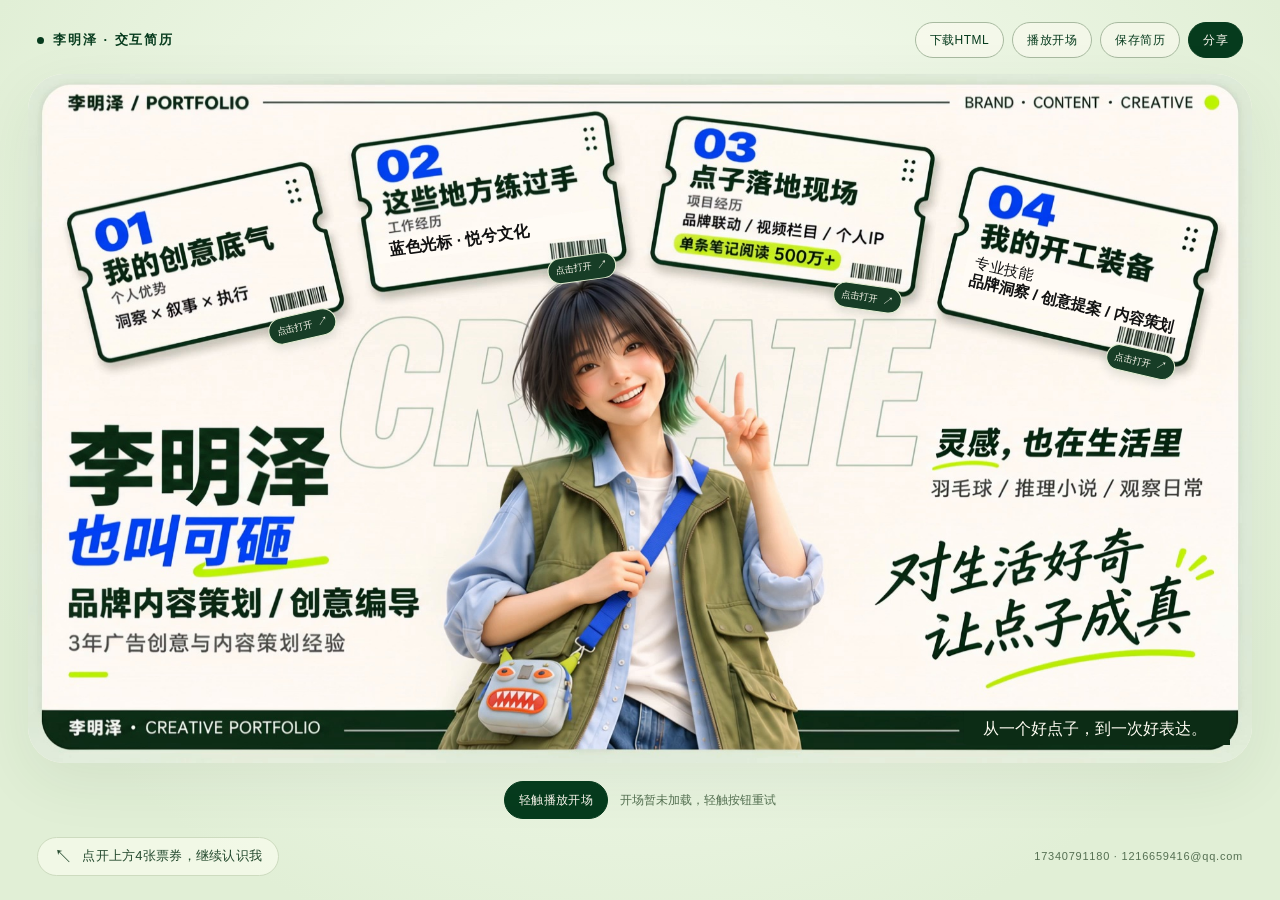
<file: index.html>
<!doctype html>
<html lang="zh-CN">
<head>
<meta charset="utf-8">
<meta name="viewport" content="width=device-width,initial-scale=1,viewport-fit=cover">
<meta name="color-scheme" content="light">
<meta name="description" content="李明泽的交互简历：内容营销、创意策划与品牌营销方向，工作经历、精选案例与专业技能。">
<title>李明泽 · 创意简历</title>
<link rel="stylesheet" href="./assets/style.css?v=81880620c3">
<link rel="stylesheet" href="./assets/portfolio.css?v=b34f376d0e">
</head>
<body>
<main class="shell">
  <header class="utility">
    <div class="signature"><i></i>李明泽 · 交互简历</div>
    <nav class="actions" aria-label="简历工具">
      <a class="control" href="./resume.html?v=f0e406f868" download="李明泽_交互简历.html">下载HTML</a>
      <button class="control" id="replay" type="button">重新播放</button>
      <a class="control pdf-control" id="pdf" download="李明泽简历.pdf" href="./assets/resume.pdf?v=ca1c992ce1">保存简历</a>
      <button class="control accent" id="share" type="button">分享</button>
    </nav>
  </header>
  <section class="stage" aria-label="李明泽的创意简历主界面">
    <picture class="cover">
      <source id="mobile-cover-source" media="(max-width:760px)" srcset="./assets/cover-mobile.jpg">
      <img class="cover-image" src="./assets/cover.jpg" width="1920" height="1080" fetchpriority="high" alt="李明泽，也叫可砸。品牌内容策划、创意编导，3年广告创意与内容策划经验。中央人物身穿蓝色衬衫与绿色马甲，四张票券通往个人优势、工作经历、项目经历和专业技能。">
    </picture>
    <div class="character-states" id="character-states" aria-hidden="true"></div>
    <svg class="ticket-copy-overlay" viewBox="0 0 1920 1080" preserveAspectRatio="xMidYMid meet" aria-hidden="true" focusable="false">
      <g transform="rotate(-8 717 199)">
        <rect x="538" y="237" width="371" height="37" rx="1" fill="#fffbf5"/>
        <text x="557" y="263" font-size="25" font-weight="600">蓝色光标 · 悦兮文化</text>
      </g>
      <g transform="rotate(13 1644 299)">
        <g class="copy-skills-normal">
          <rect x="1476" y="317" width="360" height="58" rx="1" fill="#fffbf5"/>
          <text x="1489" y="339" font-size="23" font-weight="400">专业技能</text>
          <text x="1486" y="368" font-size="24" font-weight="600" textLength="329" lengthAdjust="spacingAndGlyphs">品牌洞察 / 创意提案 / 内容策划</text>
        </g>
        <g class="copy-skills-point">
          <rect x="1461" y="317" width="397" height="67" rx="1" fill="#fffbf5"/>
          <text x="1475" y="339" font-size="23" font-weight="400">专业技能</text>
          <text x="1470" y="371" font-size="25" font-weight="600" textLength="365" lengthAdjust="spacingAndGlyphs">品牌洞察 / 创意提案 / 内容策划</text>
        </g>
      </g>

    </svg>
    <nav class="hotspots" aria-label="简历栏目">
      <a class="ticket" href="#section-0" data-panel="0" aria-haspopup="dialog" aria-controls="detail"><span class="sr">01 我的创意底气：个人优势</span><span class="ticket-invite" aria-hidden="true">点击打开 <b>↗</b></span></a>
      <a class="ticket" href="#section-1" data-panel="1" aria-haspopup="dialog" aria-controls="detail"><span class="sr">02 这些地方练过手：工作经历</span><span class="ticket-invite" aria-hidden="true">点击打开 <b>↗</b></span></a>
      <a class="ticket" href="#section-2" data-panel="2" aria-haspopup="dialog" aria-controls="detail"><span class="sr">03 点子落地现场：项目经历</span><span class="ticket-invite" aria-hidden="true">点击打开 <b>↗</b></span></a>
      <a class="ticket" href="#section-3" data-panel="3" aria-haspopup="dialog" aria-controls="detail"><span class="sr">04 我的开工装备：专业技能与教育</span><span class="ticket-invite" aria-hidden="true">点击打开 <b>↗</b></span></a>
    </nav>
    <div class="intro hidden" id="intro" aria-hidden="true" inert>
      <video id="video" muted playsinline webkit-playsinline x5-playsinline x5-video-player-type="h5-page" preload="none" aria-label="李明泽的人物打招呼开场视频"></video>
      <span class="intro-note">你好，很高兴认识你</span>
      <button class="skip" id="skip" type="button">跳过开场</button>
    </div>
<svg class="footer-copy-repair" viewBox="0 0 1920 1080" preserveAspectRatio="xMidYMid meet" aria-hidden="true" focusable="false"><rect x="1468" y="1001" width="416" height="50" fill="#0c2c15"/><text x="1498" y="1035" font-size="25" font-weight="500" fill="#fffdf3">从一个好点子，到一次好表达。</text></svg>
  </section>
  <div class="playback-hint" id="playback-hint" hidden>
    <button class="control accent" id="intro-start" type="button">轻触播放开场</button>
    <span id="playback-message">轻触即可播放人物开场</span>
  </div>
  <div class="bottom-note"><p class="explore-cue"><span aria-hidden="true">↖</span> 点开上方4张票券，继续认识我</p><p>17340791180 · 1216659416@qq.com</p></div>
  <section class="mobile" aria-label="手机端简历入口">
    <div class="mobile-intro"><h1>李明泽<span>也叫可砸</span></h1><p>品牌内容策划 / 创意编导</p><small>3年广告创意与内容策划经验</small></div>
    <p class="mobile-explore-cue">点一张票券，打开详细经历 ↘</p>
    <nav class="mobile-tickets" aria-label="点击了解详细经历">
      <a class="mobile-ticket" href="#section-0" data-panel="0" aria-haspopup="dialog" aria-controls="detail"><b>01</b><strong>我的创意底气</strong><small>个人优势 · 点击查看</small></a>
      <a class="mobile-ticket" href="#section-1" data-panel="1" aria-haspopup="dialog" aria-controls="detail"><b>02</b><strong>这些地方练过手</strong><small>工作经历 · 点击查看</small></a>
      <a class="mobile-ticket" href="#section-2" data-panel="2" aria-haspopup="dialog" aria-controls="detail"><b>03</b><strong>点子落地现场</strong><small>项目经历 · 点击查看</small></a>
      <a class="mobile-ticket" href="#section-3" data-panel="3" aria-haspopup="dialog" aria-controls="detail"><b>04</b><strong>我的开工装备</strong><small>技能与教育 · 点击查看</small></a>
    </nav>
    <div class="mobile-contact"><p><a href="tel:17340791180">17340791180（微信同号）</a><br><a href="mailto:1216659416@qq.com">1216659416@qq.com</a></p><a class="control" id="mobile-pdf" download="李明泽简历.pdf" href="./assets/resume.pdf?v=ca1c992ce1">保存简历PDF</a></div>
  </section>
  <noscript><div class="noscript">可以直接点击票券阅读经历。</div></noscript>
</main>
<dialog id="detail" aria-labelledby="detail-title" aria-describedby="detail-summary">
  <aside class="modal-rail" aria-label="切换栏目">
    <div class="rail-name">李明泽 / 创意简历</div>
    <div class="rail-number" id="rail-number" aria-hidden="true">01</div>
    <div class="rail-label" id="rail-label">个人优势</div>
    <nav class="rail-nav" aria-label="详情栏目">
      <button type="button" data-switch="0">01　个人优势</button>
      <button type="button" data-switch="1">02　工作经历</button>
      <button type="button" data-switch="2">03　项目经历</button>
      <button type="button" data-switch="3">04　技能与教育</button>
    </nav>
    <div class="rail-contact"><a href="tel:17340791180">17340791180（微信同号）</a><a href="mailto:1216659416@qq.com">1216659416@qq.com</a></div>
  </aside>
  <div class="modal-main">
    <header class="modal-head">
      <p class="eyebrow" id="detail-eyebrow">01 / 个人优势</p>
      <h2 id="detail-title" tabindex="-1">我的创意底气</h2>
      <p class="modal-summary" id="detail-summary">用户洞察 / 创意表达 / 内容落地</p>
      <nav class="ed-chapter-nav" aria-label="切换简历栏目"><button type="button" data-switch="0">关于我</button><button type="button" data-switch="1">工作经历</button><button type="button" data-switch="2">作品</button><button type="button" data-switch="3">开工装备</button></nav><button class="close" id="close" type="button" aria-label="关闭详情">×</button>
    </header>
    <div class="modal-body" id="detail-body" tabindex="0" role="region" aria-label="栏目详细内容" data-portfolio="editorial"></div>
    <footer class="modal-foot"><span class="page-status" id="page-status">01 / 04</span><button type="button" class="next" id="next">下一栏 →</button></footer>
  </div>
</dialog>
<section class="fallback-panel" id="section-0" role="dialog" aria-modal="true" aria-labelledby="fallback-title-0"><div class="fallback-window">
      <aside class="modal-rail"><div class="rail-name">李明泽 / 创意简历</div><div class="rail-number">01</div><div class="rail-label">个人优势</div><nav class="fallback-nav"><a href="#section-0" aria-current="true">01　个人优势</a><a href="#section-1" aria-current="false">02　工作经历</a><a href="#section-2" aria-current="false">03　项目经历</a><a href="#section-3" aria-current="false">04　专业技能与教育</a></nav></aside>
      <div class="modal-main"><header class="modal-head"><p class="eyebrow">01 / 个人优势</p><h2 id="fallback-title-0">我的创意底气</h2><p class="modal-summary">用户洞察 / 创意表达 / 内容落地</p><a class="close" href="#" aria-label="关闭详情">×</a></header>
      <div class="modal-body" tabindex="0"><article class="entry"><div class="entry-top"><h3>创意策划</h3></div><p class="lead">把传播目标转化为可执行的创意</p><p class="description">擅长品牌洞察与核心概念提炼，能把传播目标转化为清晰的创意方向、叙事结构，以及可落地的脚本方案与执行路径。</p></article><article class="entry"><div class="entry-top"><h3>全案执行</h3></div><p class="lead">从想法到成片，完整推进</p><p class="description">可独立完成创意、脚本、分镜、现场执导至成片交付，具备判断创意可执行性与传播潜力的能力。</p></article><article class="entry"><div class="entry-top"><h3>内容洞察</h3></div><p class="lead">理解平台，也理解观看的人</p><p class="description">熟悉主流平台的传播规律与用户偏好，擅长内容广告、品牌短片与系列化视频创意，有内容栏目从零搭建与系列化运营经验。</p></article><article class="entry"><div class="entry-top"><h3>协作统筹</h3></div><p class="lead">拆解需求，表达方案，推动落地</p><p class="description">具备客户对接与跨部门协作经验，能将客户抽象需求转化为清晰创意方案，准确拆解需求、清晰表达方案并推动落地。</p></article></div><footer class="modal-foot"><span class="page-status">01 / 04</span><a class="next" href="#section-1">下一栏 →</a></footer></div>
    </div></section>
<section class="fallback-panel" id="section-1" role="dialog" aria-modal="true" aria-labelledby="fallback-title-1"><div class="fallback-window">
      <aside class="modal-rail"><div class="rail-name">李明泽 / 创意简历</div><div class="rail-number">02</div><div class="rail-label">工作经历</div><nav class="fallback-nav"><a href="#section-0" aria-current="false">01　个人优势</a><a href="#section-1" aria-current="true">02　工作经历</a><a href="#section-2" aria-current="false">03　项目经历</a><a href="#section-3" aria-current="false">04　专业技能与教育</a></nav></aside>
      <div class="modal-main"><header class="modal-head"><p class="eyebrow">02 / 工作经历</p><h2 id="fallback-title-1">这些地方练过手</h2><p class="modal-summary">品牌内容 · 广告传播 · 创意制作</p><a class="close" href="#" aria-label="关闭详情">×</a></header>
      <div class="modal-body" tabindex="0"><article class="entry"><div class="entry-top"><h3>蓝色光标</h3><time>2026.03 — 2026.05</time></div><p class="role">客户执行（AE）· 项目制</p><div class="metrics"><div class="metric"><strong>9.06万</strong><span>负责横测内容的站外活跃UV</span></div><div class="metric"><strong>14.10%</strong><span>点击率（CTR）</span></div><div class="metric"><strong>2.08元</strong><span>站外活跃成本</span></div></div><p class="description">品牌传播：参与 vivo X300 系列演唱会联动传播，配合资深同事跟进客户沟通、方案修改及执行进度；梦龙项目中提出“勇气／勇敢做自己”的创意切入点，参与讨论与内容修改。</p><p class="description">用户共创：参与 vivo X300“百天漂流瓶”演唱会共创计划的前期方案搭建，以手机接力串联观众影像与故事，结合影像任务、陌生人寄语和达人接力等玩法；前期工作完成后交接同事继续执行。</p><p class="description">达人内容：负责 vivo X300 Ultra／X300s 小红书本竞品横测内容，确定对比角度与卖点表达，逐轮审核、修改达人稿件，整合客户反馈推进定稿。</p><p class="description">项目协同：参与梦龙演唱会项目6位不同量级达人的传播执行，跟进选题、脚本和发布时间，检查产品与品牌表述，协同完成内容上线。</p></article><article class="entry"><div class="entry-top"><h3>唯果租房</h3><time>2026.07 — 2026.10</time></div><p class="role">品牌内容策划</p><div class="metrics"><div class="metric"><strong>50%</strong><span>当月单客资成本下降</span></div><div class="metric"><strong>第7期</strong><span>任职期间栏目推进</span></div></div><p class="description">社媒栏目：从零策划《探访100个北京公寓》，以“住进去后的生活”为切入点，设计 E 人／I 人双人出镜、猜价格与带粉丝看房等玩法；负责脚本、拍摄及剪辑推进、封面和发布文案，形成可延展的系列栏目。</p><p class="description">品牌内容：围绕青年租住生活、城市归属感与租房痛点，策划公众号、小红书内容，落地“唯果观察”专栏；完成从选题、标题、正文到配图排版的制作。</p><p class="description">热点创意：策划《看完早春晴朗，我和我的出租屋面面相觑》《北京的月亮很圆，你的那扇窗也要亮着》等选题，将影视话题、节日情绪与租住生活相连。</p><p class="description">活动与媒体：参与 HICOOL 展会、写字楼推广及高校合作的传播主题和物料策划；承担 GEO 项目中大部分文章撰写，协同媒体发布，部分文章进入百度搜索结果及 AI 联网检索参考来源。</p><p class="description">效果优化：根据用户预算、区域及通勤需求提炼房源卖点，结合点击、咨询与投放反馈，迭代标题、正文和封面，完成当月单客资成本下降50%的目标。</p></article><article class="entry"><div class="entry-top"><h3>北京悦兮文化传播有限公司</h3><time>2023.05 — 2025.11</time></div><p class="role">创意策划 / 视觉导演</p><div class="metrics"><div class="metric"><strong>200+</strong><span>火星人项目前期创意点子与脚本雏形</span></div></div><p class="description">创意与脚本：作为项目创意负责人与导演，围绕品牌诉求、传播目标及受众特点提出创意方向和故事结构，完成脚本、分镜与视觉参考；项目涵盖文旅、品牌广告、教育及新媒体短视频。</p><p class="description">内容IP：独立孵化并运营职场内容IP「可砸show」，从账号定位、创意测试到内容制作及迭代，产出多条百万播放内容。</p><p class="description">广告开发：参与“火星人集成灶”前期广告创意开发，累计产出200+创意点子与脚本雏形，覆盖品牌主张、产品卖点及多传播场景，为团队完善提案提供参考。</p><p class="description">导演制作：组织现场拍摄，负责执导、多机位调度，跟进剪辑、调色与成片修改，把控叙事节奏、画面风格及品牌信息。</p><p class="description">人物访谈：独立负责以非遗传承人等为对象的深度访谈项目，挖掘人物的社会脉络与内心世界，提升内容的情感厚度与叙事深度。</p></article></div><footer class="modal-foot"><span class="page-status">02 / 04</span><a class="next" href="#section-2">下一栏 →</a></footer></div>
    </div></section>
<section class="fallback-panel" id="section-2" role="dialog" aria-modal="true" aria-labelledby="fallback-title-2"><div class="fallback-window">
      <aside class="modal-rail"><div class="rail-name">李明泽 / 创意简历</div><div class="rail-number">03</div><div class="rail-label">项目经历</div><nav class="fallback-nav"><a href="#section-0" aria-current="false">01　个人优势</a><a href="#section-1" aria-current="false">02　工作经历</a><a href="#section-2" aria-current="true">03　项目经历</a><a href="#section-3" aria-current="false">04　专业技能与教育</a></nav></aside>
      <div class="modal-main"><header class="modal-head"><p class="eyebrow">03 / 项目经历</p><h2 id="fallback-title-2">点子落地现场</h2><p class="modal-summary">品牌联动 / 视频栏目 / 个人IP</p><a class="close" href="#" aria-label="关闭详情">×</a></header>
      <div class="modal-body" tabindex="0"><article class="entry"><div class="entry-top"><h3>《探访100个北京公寓》</h3></div><p class="role">品牌视频栏目 · 栏目策划 / 编导与出镜</p><div class="metrics"><div class="metric"><strong>第7期</strong><span>任职期间推进</span></div></div><p class="description">策划切入：将“介绍一套房”转为“判断什么样的人适合住在这里”，以租客生活需求组织内容，把交通、配套等信息转化为有代入感的开篇问题。</p><p class="description">创意设计：设计 E 人／I 人双人组合，以互动和不同观察视角串联看房，围绕通勤、预算和生活方式，结合猜价格、带粉丝看房等形式，形成统一框架下的差异化选题。</p><p class="description">系列延展：围绕每期房源提炼核心看点，串联开篇钩子、内容结构及封面标题；内容同时用于品牌账号传播、销售带看及合作商家转发。</p></article><article class="entry"><div class="entry-top"><h3>vivo × 梦龙演唱会</h3><time>2026.03 — 2026.05</time></div><p class="role">品牌联动传播 · 客户执行 / 创意协作</p><div class="metrics"><div class="metric"><strong>6位</strong><span>参与传播执行的达人</span></div></div><p class="description">传播方向：围绕 vivo 影像能力、演唱会拍摄场景及乐迷情绪，将“记录舞台”延伸至“保存现场感受与生活力量”，参与建立品牌表达方向。</p><p class="description">创意贡献：在前期方案多轮调整后，从主唱形象与音乐表达中提出“勇气／勇敢做自己”的方向，为团队内部讨论提供新切入点，并与客户后续反馈契合。</p><p class="description">方案完善：配合资深同事跟进客户反馈，协同创意团队梳理主题、产品卖点及内容场景，从品牌关联、叙事逻辑和执行条件出发参与审核与修改。</p><p class="description">内容落地：参与6位不同量级达人的沟通和执行，结合达人特点完善选题、脚本及品牌表述，跟进稿件确认与发布节点。</p></article><article class="entry"><div class="entry-top"><h3>vivo X300 Ultra / X300s</h3><time>2026.03 — 2026.05</time></div><p class="role">小红书创意横测种草 · 客户执行 / 达人内容策划与把控</p><div class="metrics"><div class="metric"><strong>5条</strong><span>本人负责内容</span></div><div class="metric"><strong>9.06万</strong><span>站外活跃UV</span></div><div class="metric"><strong>14.10%</strong><span>CTR</span></div><div class="metric"><strong>2.08元</strong><span>站外活跃成本</span></div></div><p class="description">用户视角：从使用习惯、体验感受与选购顾虑出发，将不同机型的比较融入生活场景，兼顾选购信息与用户共鸣。</p><p class="description">表达把控：逐轮审核、修改达人稿件，调整标题、开篇钩子、场景、叙事节奏与对比逻辑，结合达人表达方式和客户反馈推进定稿及发布。</p><p class="description">投放期间，本人负责5条内容的站外活跃率为41.2%，站外活跃成本为项目各内容类型最低；意向转化率18.16%，意向行为转化成本4.71元。</p></article><article class="entry"><div class="entry-top"><h3>个人内容IP「可砸show」</h3><time>2025.04 — 2025.11</time></div><p class="role">创始人 / 创意 / 导演</p><div class="metrics"><div class="metric"><strong>347万+</strong><span>小红书单篇观看（截图时）</span></div><div class="metric"><strong>5.1万</strong><span>该条笔记点赞</span></div><div class="metric"><strong>224.9万</strong><span>抖音《不服！》播放</span></div></div><p class="description">从零到一：以职场赛道为切口，围绕职场人群的日常困扰、情绪需求和共同经历挖掘选题，结合热点，将用户感受转化为有代入感、能引发讨论的脚本与情节。</p><p class="description">独立闭环：账号定位、选题、脚本、执导、后期到数据复盘全部独立完成，跑通“创意策划—内容制作—传播验证—数据复盘—商业合作”的完整流程。</p></article><article class="entry"><div class="entry-top"><h3>锡林郭勒文旅创意短片 &amp;《蒙餐八绝》</h3><time>2024.10 — 2024.11</time></div><p class="role">创意 / 导演</p><div class="metrics"><div class="metric"><strong>8支</strong><span>各有内容钩子的蒙餐短片</span></div></div><p class="description">创意切入：针对文旅宣传内容雷同、缺乏年轻化表达的问题，从社交媒体语境出发，将地域文化与饮食特色转化为具有网感的视觉表达。</p><p class="description">本人负责：创意方向、系列结构设计及政府侧对接，从提案、勘景到拍摄交付独立完成。</p><p class="description">交付成果：把八道蒙餐拆成八支短片，形成系列化内容；作品被当地文旅采用为社交媒体端的主要宣传素材。</p></article><article class="entry"><div class="entry-top"><h3>寰球丽舍民宿品牌形象短片</h3><time>2024.06 — 2024.12</time></div><p class="role">创意 / 导演</p><div class="metrics"><div class="metric"><strong>3支</strong><span>品牌形象短片</span></div></div><p class="description">整体策划：为提升品牌辨识度与传播质感，主导完成3支品牌形象短片的整体创意策划与拍摄执行。</p><p class="description">双线叙事：以“旅居体验”为核心，采用“理性功能”与“感性体验”的双线表达，呈现设施、区位优势及“如家般的温馨”格调。</p></article></div><footer class="modal-foot"><span class="page-status">03 / 04</span><a class="next" href="#section-3">下一栏 →</a></footer></div>
    </div></section>
<section class="fallback-panel" id="section-3" role="dialog" aria-modal="true" aria-labelledby="fallback-title-3"><div class="fallback-window">
      <aside class="modal-rail"><div class="rail-name">李明泽 / 创意简历</div><div class="rail-number">04</div><div class="rail-label">专业技能与教育</div><nav class="fallback-nav"><a href="#section-0" aria-current="false">01　个人优势</a><a href="#section-1" aria-current="false">02　工作经历</a><a href="#section-2" aria-current="false">03　项目经历</a><a href="#section-3" aria-current="true">04　专业技能与教育</a></nav></aside>
      <div class="modal-main"><header class="modal-head"><p class="eyebrow">04 / 专业技能与教育</p><h2 id="fallback-title-3">我的开工装备</h2><p class="modal-summary">品牌洞察 / 创意提案 / 内容策划</p><a class="close" href="#" aria-label="关闭详情">×</a></header>
      <div class="modal-body" tabindex="0"><article class="entry"><div class="entry-top"><h3>创意与提案</h3></div><p class="description">创意发散、核心 idea 提炼、提案结构（洞察—策略—创意—执行）、脚本与分镜撰写、提案现场表达与追问应答。能将一页纸的想法展开为客户听得懂的方案，并应对比稿现场的方向调整。</p></article><article class="entry"><div class="entry-top"><h3>内容与平台</h3></div><p class="description">小红书、抖音、视频号内容方法论；钩子设计、系列栏目搭建、选题库与内容日历、账号矩阵运营；熟悉平台推荐逻辑与内容审核边界，理解投流与自然流量内容的适用场景。</p></article><article class="entry"><div class="entry-top"><h3>数据与复盘</h3></div><p class="description">飞瓜数据、新榜及平台后台数据，包括完播、互动、涨粉与留资；点击率、转化率和转化成本的口径统一与归因；围绕项目定义观察指标、判断标准和归因方式。</p></article><article class="entry"><div class="entry-top"><h3>制作协同</h3></div><p class="description">现场执导与多机位调度、剪辑与调色沟通、演员与供应商统筹、成片质量把关；可独立带小团队完成外景拍摄，并结合预算调整制作方案。</p></article><article class="entry"><div class="entry-top"><h3>中国传媒大学</h3><time>2019.09 — 2021.06</time></div><p class="role">戏剧影视文学 · 本科（双学位）</p><p class="description">第二专业学位，系统学习编剧与影视叙事。</p></article><article class="entry"><div class="entry-top"><h3>应急管理大学</h3><time>2017.09 — 2021.06</time></div><p class="role">新闻学 · 本科</p><p class="description">主修学位，新闻采访写作与传播学训练。</p></article></div><footer class="modal-foot"><span class="page-status">04 / 04</span><a class="next" href="#section-0">下一栏 →</a></footer></div>
    </div></section>
<template id="portfolio-0"><div class="ed-page ed-about"><section class="ed-about-intro"><p class="ed-overline">关于可砸 / 李明泽</p><h3>爱聊天，爱琢磨，<br>也爱把点子<span class="ed-italic">做出来。</span></h3><div class="ed-intro-pictures"><figure class="ed-intro-photo intro-photo-chat"><button type="button" class="image-zoom" data-zoom="./assets/portfolio/work-018.webp" data-caption="爱聊天的这一面" aria-label="放大照片：爱聊天的这一面"><img src="./assets/portfolio/work-018.webp" width="833" height="1250" loading="lazy" decoding="async" alt="爱聊天的这一面"></button><figcaption>爱聊天的这一面</figcaption></figure><figure class="ed-intro-photo intro-photo-think"><button type="button" class="image-zoom" data-zoom="./assets/portfolio/work-002.webp" data-caption="爱琢磨的这一面" aria-label="放大照片：爱琢磨的这一面"><img src="./assets/portfolio/work-002.webp" width="845" height="1250" loading="lazy" decoding="async" alt="爱琢磨的这一面"></button><figcaption>爱琢磨的这一面</figcaption></figure></div><div class="ed-personality"><div class="ed-personality-copy"><p>你好，我是可砸。</p><p>做过品牌内容，也拍过片子；<br>会写长文章，也会琢磨一条短视频的开头。</p><p>想继续做内容营销、创意策划和品牌营销。</p></div><div class="ed-mbti"><span class="ed-mbti-orbit" aria-hidden="true"></span><strong>ENFP<span>-T</span></strong><p>活动家 / 点子常常比话还多</p><div class="ed-mbti-tags"><span>好奇心</span><span>共情</span><span>表达欲</span></div><button type="button" class="ed-text-button" data-zoom="./assets/portfolio/work-003.webp" data-caption="可砸的MBTI结果：ENFP-T 活动家">我的测试结果 ↗</button></div></div></section><header class="ed-chapter"><p class="ed-overline">01 / 性格小档案</p><h3>点一下，抽取我的动态档案</h3><p>卡背翻过来，看看我工作时的另一面。</p></header><section class="ed-draw-station"><div class="ed-deck"><span class="ed-deck-sheet ed-deck-sheet-1" aria-hidden="true"></span><span class="ed-deck-sheet ed-deck-sheet-2" aria-hidden="true"></span><button type="button" class="ed-draw-card" data-draw-card aria-label="翻开第一张动态档案" aria-pressed="false"><span class="ed-flip-inner"><span class="ed-card-back"><span>可砸的动态档案 / 01—04</span><span class="ed-card-emblem" aria-hidden="true">✳</span><strong>今天，<br>认识哪一面？</strong><small>点击翻开 ↗</small></span><span class="ed-card-front"><span class="ed-card-number" data-card-number>01 / 04</span><span class="ed-card-art" data-card-art><svg viewBox="0 0 360 320" fill="none" xmlns="http://www.w3.org/2000/svg" aria-hidden="true"><circle cx="180" cy="155" r="106" stroke="currentColor" opacity=".15"/><circle cx="180" cy="155" r="74" stroke="currentColor" opacity=".25"/><path d="M136 149a46 46 0 1 1 88 0c-7 19-25 28-25 51h-38c0-23-18-32-25-51Z" fill="#f8e8a3" stroke="currentColor" stroke-width="2"/><path d="M162 211h36m-31 10h26m-13-98v66m0-25-20-21m20 21 21-21M180 62V44m74 52 15-13M104 95 91 82m170 73h22m-206 0h23" stroke="currentColor" stroke-width="2" stroke-linecap="round"/><path d="m250 223 4 10 11 2-9 7 2 11-9-6-10 5 2-11-8-8 11-1Z" fill="#aac8a5"/></svg></span><strong data-card-title>灵感接收器</strong><span data-card-subtitle>看到一个话题，忍不住再想一步。</span><small>再点一下，继续抽取 ↗</small></span></span></button><p class="ed-deck-hint" data-draw-hint>先翻一张，认识一下。</p></div><div class="ed-draw-info" aria-live="polite"><p class="ed-overline" data-draw-label>等待翻开 / 个人档案</p><h4 data-draw-title>我是E人，<br>但不止会热场。</h4><p data-draw-body>四张卡片，装着我做内容时常用的几种方式。点左边翻开，也可以直接选一个。</p><div class="ed-draw-tags" data-draw-tags><div class="ed-chips"><span>灵感</span><span>叙事</span><span>共情</span><span>行动</span></div></div><div class="ed-draw-proof" data-draw-proof hidden><span>在这些事里用过</span><p data-draw-evidence></p><button type="button" data-draw-link data-open-case="apartment">看看相关作品 ↗</button></div><nav class="ed-draw-dots" aria-label="选择档案卡片"><button type="button" data-draw-index="0" aria-label="翻开第1张：灵感接收器" aria-pressed="false">01</button><button type="button" data-draw-index="1" aria-label="翻开第2张：故事搭建者" aria-pressed="false">02</button><button type="button" data-draw-index="2" aria-label="翻开第3张：换位思考中" aria-pressed="false">03</button><button type="button" data-draw-index="3" aria-label="翻开第4张：现场行动派" aria-pressed="false">04</button></nav></div></section><header class="ed-chapter"><p class="ed-overline">02 / 作品速览</p><h3>内容做出来，<br>也看看大家的反应。</h3><p>点击作品，继续看项目。</p></header><div class="ed-results"><button type="button" class="ed-result ed-result-xhs" data-open-case="ip"><span class="ed-result-photo"><img src="./assets/portfolio/work-049.webp" width="924" height="2000" loading="lazy" decoding="async" alt="小红书职场内容作品页"></span><span class="ed-result-top">小红书 / 个人原创内容</span><span class="ed-result-bottom"><strong>347万<span>+</span></strong><span>单篇观看 ·「985也进入陪跑人才库啦」</span><i>5.1万获赞 <b>↗</b></i></span></button><button type="button" class="ed-result ed-result-douyin" data-open-case="ip"><span class="ed-result-photo"><img src="./assets/portfolio/work-054.webp" width="1080" height="1440" loading="lazy" decoding="async" alt="《不服！》作品封面"></span><span class="ed-result-top">抖音 / 职场情景内容</span><span class="ed-result-bottom"><strong>224.9万</strong><span>《不服！》单条播放</span><i>4,547评论 · 5,981分享 <b>↗</b></i></span></button><button type="button" class="ed-result ed-result-dragon" data-open-case="dragon"><span class="ed-result-photo"><img class="" src="./assets/portfolio/dream-vivo-closeup.webp" width="1214" height="1800" loading="lazy" decoding="async" alt="梦龙主唱舞台近景 / vivo官方发布的产品样张"></span><span class="ed-result-top">vivo × 梦龙 / 品牌传播</span><span class="ed-result-bottom"><strong>108.2万</strong><span>7条合作内容阅读／曝光合计</span><i>6个达人账号 · 跨抖音与小红书 <b>↗</b></i></span></button><button type="button" class="ed-result ed-result-vivo" data-open-case="vivo"><span class="ed-result-photo"><img class="" src="./assets/portfolio/vivo-product-official.webp" width="1800" height="900" loading="lazy" decoding="async" alt="vivo X300s产品图 / vivo官网"></span><span class="ed-result-top">vivo X300 / 横测内容</span><span class="ed-result-bottom"><strong>18.16<span>%</span></strong><span>本人负责5条横测内容的意向转化率</span><i>站外活跃成本2.08元 · 项目各内容类型最低 <b>↗</b></i></span></button></div><p class="ed-fineprint">各数字对应不同作品或项目，按所提供截图与汇总表展示；跨平台阅读／曝光合计不等于去重人数。</p><div class="ed-next-page"><p>还有工作经历、具体项目，<br>和工作之外的我。</p><button type="button" data-go-section="3">看看我的开工装备 ↗</button></div></div></template>
<template id="portfolio-1"><div class="ed-page ed-career"><header class="ed-chapter"><p class="ed-overline">工作经历</p><h3>这些地方，<br>我认真练过手。</h3><p>品牌内容、广告传播、创意与拍摄。</p></header><div class="ed-career-timeline"><article class="ed-career-row"><div class="ed-career-copy"><div class="ed-company-brand brand-blue"><img class="" src="./assets/portfolio/brand-bluefocus.webp" width="131" height="26" loading="lazy" decoding="async" alt="BlueFocus 蓝色光标公司标识"></div><p class="ed-overline">2026.03 — 2026.05</p><h4>蓝色光标</h4><p class="ed-role">客户执行（AE）· 项目制</p><p>参与vivo品牌项目的方案与创意讨论，跟进客户反馈、达人稿件与发布；在梦龙项目中提出“勇气／勇敢做自己”的方向。</p><button type="button" class="ed-text-button" data-open-case="dragon">查看相关作品 ↗</button><details class="ed-details"><summary>完整职责与成果</summary><p>品牌传播：参与 vivo X300 系列演唱会联动传播，配合资深同事跟进客户沟通、方案修改及执行进度；梦龙项目中提出“勇气／勇敢做自己”的创意切入点，参与讨论与内容修改。</p><p>用户共创：参与 vivo X300“百天漂流瓶”演唱会共创计划的前期方案搭建，以手机接力串联观众影像与故事，结合影像任务、陌生人寄语和达人接力等玩法；前期工作完成后交接同事继续执行。</p><p>达人内容：负责 vivo X300 Ultra／X300s 小红书本竞品横测内容，确定对比角度与卖点表达，逐轮审核、修改达人稿件，整合客户反馈推进定稿。</p><p>项目协同：参与梦龙演唱会项目6位不同量级达人的传播执行，跟进选题、脚本和发布时间，检查产品与品牌表述，协同完成内容上线。</p></details></div><div class="ed-career-poster ed-result-dragon"><span class="ed-result-photo"><img class="" src="./assets/portfolio/dream-vivo-closeup.webp" width="1214" height="1800" loading="lazy" decoding="async" alt="梦龙主唱舞台近景 / vivo官方发布的产品样张"></span><span class="ed-career-image-note">vivo × 梦龙演唱会</span><strong>108.2万</strong><p>梦龙7条合作内容阅读／曝光合计</p></div></article><article class="ed-career-row"><div class="ed-career-copy"><div class="ed-company-brand brand-vigo"><img class="" src="./assets/portfolio/brand-vigolive.webp" width="379" height="84" loading="lazy" decoding="async" alt="唯果 Vigolive 公司标识"></div><p class="ed-overline">2026.07 — 2026.10</p><h4>唯果租房</h4><p class="ed-role">品牌内容策划</p><p>从零策划公寓栏目，设计E人／I人双人视角；也写公众号、小红书内容，跟进选题、拍摄、封面和发布。</p><button type="button" class="ed-text-button" data-open-case="apartment">查看相关作品 ↗</button><details class="ed-details"><summary>完整职责与成果</summary><p>社媒栏目：从零策划《探访100个北京公寓》，以“住进去后的生活”为切入点，设计 E 人／I 人双人出镜、猜价格与带粉丝看房等玩法；负责脚本、拍摄及剪辑推进、封面和发布文案，形成可延展的系列栏目。</p><p>品牌内容：围绕青年租住生活、城市归属感与租房痛点，策划公众号、小红书内容，落地“唯果观察”专栏；完成从选题、标题、正文到配图排版的制作。</p><p>热点创意：策划《看完早春晴朗，我和我的出租屋面面相觑》《北京的月亮很圆，你的那扇窗也要亮着》等选题，将影视话题、节日情绪与租住生活相连。</p><p>活动与媒体：参与 HICOOL 展会、写字楼推广及高校合作的传播主题和物料策划；承担 GEO 项目中大部分文章撰写，协同媒体发布，部分文章进入百度搜索结果及 AI 联网检索参考来源。</p><p>效果优化：根据用户预算、区域及通勤需求提炼房源卖点，结合点击、咨询与投放反馈，迭代标题、正文和封面，完成当月单客资成本下降50%的目标。</p></details></div><div class="ed-career-image"><img src="./assets/portfolio/work-062.webp" width="1086" height="1448" loading="lazy" decoding="async" alt="《探访100个北京公寓》封面"><div class="ed-career-metric"><strong>07</strong><span>栏目推进至第7期</span></div></div></article><article class="ed-career-row"><div class="ed-career-copy"><div class="ed-company-brand brand-yuexi" aria-label="悦兮文化公司名称"><b>悦兮</b><span>文化传播</span></div><p class="ed-overline">2023.05 — 2025.11</p><h4>北京悦兮文化传播有限公司</h4><p class="ed-role">创意策划 / 视觉导演</p><p>从品牌诉求出发写创意、脚本和分镜，到现场执导、后期交付；同时独立孵化职场内容IP。</p><button type="button" class="ed-text-button" data-open-case="ip">查看相关作品 ↗</button><details class="ed-details"><summary>完整职责与成果</summary><p>创意与脚本：作为项目创意负责人与导演，围绕品牌诉求、传播目标及受众特点提出创意方向和故事结构，完成脚本、分镜与视觉参考；项目涵盖文旅、品牌广告、教育及新媒体短视频。</p><p>内容IP：独立孵化并运营职场内容IP「可砸show」，从账号定位、创意测试到内容制作及迭代，产出多条百万播放内容。</p><p>广告开发：参与“火星人集成灶”前期广告创意开发，累计产出200+创意点子与脚本雏形，覆盖品牌主张、产品卖点及多传播场景，为团队完善提案提供参考。</p><p>导演制作：组织现场拍摄，负责执导、多机位调度，跟进剪辑、调色与成片修改，把控叙事节奏、画面风格及品牌信息。</p><p>人物访谈：独立负责以非遗传承人等为对象的深度访谈项目，挖掘人物的社会脉络与内心世界，提升内容的情感厚度与叙事深度。</p></details></div><div class="ed-career-image"><img src="./assets/portfolio/work-128.webp" width="1280" height="720" loading="lazy" decoding="async" alt="导演拍摄现场"><div class="ed-career-metric"><strong>224.9万</strong><span>个人IP《不服！》抖音播放</span></div></div></article></div><div class="ed-next-page"><p>想看我具体怎么做？</p><button type="button" data-go-section="2">打开作品 ↗</button></div></div></template>
<template id="portfolio-2"><div class="ed-page ed-projects"><header class="ed-chapter"><p class="ed-overline">作品 / 先看结果</p><h3>这些内容，<br>有人认真看过。</h3><p>品牌合作、系列栏目，和自己做的内容。</p></header><div class="ed-results"><button type="button" class="ed-result ed-result-xhs" data-open-case="ip"><span class="ed-result-photo"><img src="./assets/portfolio/work-049.webp" width="924" height="2000" loading="lazy" decoding="async" alt="小红书职场内容作品页"></span><span class="ed-result-top">小红书 / 个人原创内容</span><span class="ed-result-bottom"><strong>347万<span>+</span></strong><span>单篇观看 ·「985也进入陪跑人才库啦」</span><i>5.1万获赞 <b>↗</b></i></span></button><button type="button" class="ed-result ed-result-douyin" data-open-case="ip"><span class="ed-result-photo"><img src="./assets/portfolio/work-054.webp" width="1080" height="1440" loading="lazy" decoding="async" alt="《不服！》作品封面"></span><span class="ed-result-top">抖音 / 职场情景内容</span><span class="ed-result-bottom"><strong>224.9万</strong><span>《不服！》单条播放</span><i>4,547评论 · 5,981分享 <b>↗</b></i></span></button><button type="button" class="ed-result ed-result-dragon" data-open-case="dragon"><span class="ed-result-photo"><img class="" src="./assets/portfolio/dream-vivo-closeup.webp" width="1214" height="1800" loading="lazy" decoding="async" alt="梦龙主唱舞台近景 / vivo官方发布的产品样张"></span><span class="ed-result-top">vivo × 梦龙 / 品牌传播</span><span class="ed-result-bottom"><strong>108.2万</strong><span>7条合作内容阅读／曝光合计</span><i>6个达人账号 · 跨抖音与小红书 <b>↗</b></i></span></button><button type="button" class="ed-result ed-result-vivo" data-open-case="vivo"><span class="ed-result-photo"><img class="" src="./assets/portfolio/vivo-product-official.webp" width="1800" height="900" loading="lazy" decoding="async" alt="vivo X300s产品图 / vivo官网"></span><span class="ed-result-top">vivo X300 / 横测内容</span><span class="ed-result-bottom"><strong>18.16<span>%</span></strong><span>本人负责5条横测内容的意向转化率</span><i>站外活跃成本2.08元 · 项目各内容类型最低 <b>↗</b></i></span></button></div><p class="ed-fineprint">数字分别对应单篇作品、合作内容合计或本人负责的内容；点击看具体项目。</p><nav class="ed-case-nav" aria-label="选择项目"><button type="button" data-select-case="dragon">梦龙演唱会</button><button type="button" data-select-case="apartment">公寓栏目</button><button type="button" data-open-writing aria-current="false">公众号精选</button><button type="button" data-select-case="ip">可砸show</button><button type="button" data-select-case="vivo">vivo横测</button></nav><article class="ed-case" data-case="dragon"><header class="ed-case-heading"><p class="ed-overline">01 / vivo × 梦龙演唱会</p><h3>把演唱会里的力量，<br>留在生活里。</h3><p>品牌联动传播 / 客户执行、创意协作</p></header><div class="ed-case-feature"><div class="ed-case-poster ed-result-dragon"><span class="ed-result-photo"><img class="" src="./assets/portfolio/dream-vivo-closeup.webp" width="1214" height="1800" loading="lazy" decoding="async" alt="梦龙主唱舞台近景 / vivo官方发布的产品样张"></span><span class="ed-overline">抖音 × 小红书 / 合作内容表现</span><strong>108.2<span>万</span></strong><p>7条内容阅读／曝光合计</p><div><span>39,283 点赞</span><span>2,966 收藏</span></div></div><div class="ed-case-copy ed-dragon-insight"><p class="ed-overline">一次转向，找到了共鸣</p><h4>客户想要的力量感，<br>我从“勇气”里找到了。</h4><p>前期方案多轮调整，仍未打动客户。我从梦龙主唱的形象与音乐表达出发，提出<strong>“勇气／勇敢做自己”</strong>：让手机留下的不只是舞台，还有观众从现场带回生活的力量。</p><p>这个切入点与客户随后表达的期待<strong>不谋而合</strong>，为团队继续完善方案提供了方向。</p><p class="ed-fineprint">本人提出创意切口，并参与方案修改及6位达人内容执行；传播数据为合作内容整体表现。</p></div></div><section class="ed-creative-solution ed-solution-story" aria-label="梦龙项目创意解题过程"><header><p class="ed-overline">换个角度，找到那个对的点</p><h4>从“还差一点”，<br>到“不谋而合”。</h4></header><div class="ed-solution-turn"><div class="ed-solution-context"><span>01 / 方向卡住了</span><h5>前期方案，<br>还没打动客户。</h5><p>需要找到一个能连接梦龙、观众与品牌的情感切口。</p></div><div class="ed-solution-idea"><span>02 / 我换了一个角度</span><strong>勇气</strong><p>梦龙的音乐与主唱形象<br>↓<br>勇敢做自己</p><small>我的贡献：提出这一创意切入点。</small></div><div class="ed-solution-match"><span>03 / 恰好，说中了</span><h5>与客户想要的表达，<br>不谋而合。</h5><p>从“拍清舞台”，延伸到“保存生活的力量”，为团队打开了继续完善方案的方向。</p></div></div><div class="ed-solution-scene"><figure><img class="" src="./assets/portfolio/dream-vivo-closeup.webp" width="1214" height="1800" loading="lazy" decoding="async" alt="梦龙主唱舞台近景 / vivo官方发布的产品样张"><figcaption>舞台参考图 / 来自项目提报</figcaption></figure><div><p class="ed-overline">让方向成为能拍的内容</p><h5>勇气不是一句口号，<br>是镜头里具体的人。</h5><ul><li><b>人物</b><span>独自赴约、暂离工作、朋友结伴的普通观众。</span></li><li><b>情绪</b><span>从生活的疲惫，到现场的释放，再把力量带回日常。</span></li><li><b>产品</b><span>用夜拍、防抖、增距与收音，承接每一个值得留下的瞬间。</span></li></ul></div></div><p class="ed-fineprint">创意转折依据本人项目经历整理；人物、镜头与产品结合依据现存团队提报，属于方案设计。</p></section><div class="ed-section-label"><span>方案里怎么呈现</span><p>0322团队提报节选</p></div><div class="ed-plan-gallery"><figure class="ed-photo "><button class="image-zoom" type="button" data-zoom="./assets/portfolio/dragon-plan-4.webp" data-caption="从乐迷情绪里找传播切口" aria-label="放大查看：从乐迷情绪里找传播切口"><img src="./assets/portfolio/dragon-plan-4.webp" width="1104" height="621" loading="lazy" decoding="async" alt="从乐迷情绪里找传播切口"><span class="zoom-hint" aria-hidden="true">↗</span></button><figcaption>从乐迷情绪里找传播切口</figcaption></figure><figure class="ed-photo "><button class="image-zoom" type="button" data-zoom="./assets/portfolio/dragon-plan-6.webp" data-caption="把情绪和影像记录场景连接起来" aria-label="放大查看：把情绪和影像记录场景连接起来"><img src="./assets/portfolio/dragon-plan-6.webp" width="1104" height="621" loading="lazy" decoding="async" alt="把情绪和影像记录场景连接起来"><span class="zoom-hint" aria-hidden="true">↗</span></button><figcaption>把情绪和影像记录场景连接起来</figcaption></figure><figure class="ed-photo "><button class="image-zoom" type="button" data-zoom="./assets/portfolio/dragon-plan-7.webp" data-caption="创意主题：用V单，保存生活的力量" aria-label="放大查看：创意主题：用V单，保存生活的力量"><img src="./assets/portfolio/dragon-plan-7.webp" width="1104" height="621" loading="lazy" decoding="async" alt="创意主题：用V单，保存生活的力量"><span class="zoom-hint" aria-hidden="true">↗</span></button><figcaption>创意主题：用V单，保存生活的力量</figcaption></figure></div><p class="ed-fineprint">合作内容阅读／曝光合计108.2万，获得39,283次点赞、2,966次收藏。跨平台指标按原汇总表展示。</p></article><article class="ed-case" data-case="apartment"><header class="ed-case-heading"><p class="ed-overline">02 / 唯果租房</p><h3>看房，也可以<br>有点<span class="ed-italic">节目感。</span></h3><p>《探访100个北京公寓》 / 栏目策划、编导与出镜</p></header><div class="ed-apartment-opening"><div class="ed-poster-pair"><figure class="ed-photo "><button class="image-zoom" type="button" data-zoom="./assets/portfolio/work-062.webp" data-caption="第01期 / 通勤党关心什么" aria-label="放大查看：第01期 / 通勤党关心什么"><img src="./assets/portfolio/work-062.webp" width="1086" height="1448" loading="lazy" decoding="async" alt="第01期 / 通勤党关心什么"><span class="zoom-hint" aria-hidden="true">↗</span></button><figcaption>第01期 / 通勤党关心什么</figcaption></figure><figure class="ed-photo "><button class="image-zoom" type="button" data-zoom="./assets/portfolio/work-056.webp" data-caption="第02期 / 骑车3分钟到大厂" aria-label="放大查看：第02期 / 骑车3分钟到大厂"><img src="./assets/portfolio/work-056.webp" width="1086" height="1448" loading="lazy" decoding="async" alt="第02期 / 骑车3分钟到大厂"><span class="zoom-hint" aria-hidden="true">↗</span></button><figcaption>第02期 / 骑车3分钟到大厂</figcaption></figure></div><div class="ed-case-copy"><span class="ed-issue">推进至 <b>第7期</b></span><h4>E人看感觉，<br>I人看门道。</h4><p>我想做的，是让观众看到：住在这里，会过什么样的生活。</p><p>于是设计了E人／I人的双人视角，把通勤、预算、配套变成具体问题，再用猜价格、互动看房和每期不同的开头，把内容串成一个栏目。</p><p>选题、脚本、拍摄及剪辑推进，连同封面和发布文案，都在我的工作范围里。</p></div></div><div class="ed-section-label"><span>同一套栏目，不同的选题</span><p>预算 / 通勤 / 配套 / 节点</p></div><div class="ed-cover-gallery"><figure class="ed-photo "><button class="image-zoom" type="button" data-zoom="./assets/portfolio/work-057.webp" data-caption="第03期 / 预算与房源" aria-label="放大查看：第03期 / 预算与房源"><img src="./assets/portfolio/work-057.webp" width="1086" height="1448" loading="lazy" decoding="async" alt="第03期 / 预算与房源"><span class="zoom-hint" aria-hidden="true">↗</span></button><figcaption>第03期 / 预算与房源</figcaption></figure><figure class="ed-photo "><button class="image-zoom" type="button" data-zoom="./assets/portfolio/work-058.webp" data-caption="第04期 / 配套与生活" aria-label="放大查看：第04期 / 配套与生活"><img src="./assets/portfolio/work-058.webp" width="1280" height="960" loading="lazy" decoding="async" alt="第04期 / 配套与生活"><span class="zoom-hint" aria-hidden="true">↗</span></button><figcaption>第04期 / 配套与生活</figcaption></figure><figure class="ed-photo "><button class="image-zoom" type="button" data-zoom="./assets/portfolio/work-059.webp" data-caption="第05期 / 国庆租房福利" aria-label="放大查看：第05期 / 国庆租房福利"><img src="./assets/portfolio/work-059.webp" width="1050" height="1400" loading="lazy" decoding="async" alt="第05期 / 国庆租房福利"><span class="zoom-hint" aria-hidden="true">↗</span></button><figcaption>第05期 / 国庆租房福利</figcaption></figure></div><section class="ed-writing-showcase" aria-label="公众号品牌内容作品"><header class="ed-writing-masthead"><div><p class="ed-overline">WORDS THAT CONNECT / 公众号精选</p><h4>让人愿意读下去，<br>也记得品牌说了什么。</h4></div><p>热点创意 · 情绪共鸣 · 议题表达<br><span>从选题、文案到配图排版。</span></p></header><div class="ed-writing-index"><span>品牌长文 / 03篇精选</span><span>唯果租房 · 内容策划与撰写</span></div><div class="ed-article-collection"><article class="ed-article-feature article-feature-1"><div class="ed-article-opening"><div class="ed-article-cover"><figure class="ed-photo "><button class="image-zoom" type="button" data-zoom="./assets/portfolio/article-01.webp" data-caption="《牛来》爆火，看见一件被我们低估很久的事 / 原稿配图" aria-label="放大查看：《牛来》爆火，看见一件被我们低估很久的事 / 原稿配图"><img class="" src="./assets/portfolio/article-01.webp" width="1080" height="677" loading="eager" decoding="async" alt="《牛来》爆火，看见一件被我们低估很久的事 / 原稿配图"><span class="zoom-hint" aria-hidden="true">↗</span></button></figure><span class="ed-article-no">01</span></div><div class="ed-article-pitch"><p class="ed-overline">热点 × 品牌叙事</p><h5>从“牛来”，<br>写到“唯来”。</h5><p>借热点里的“先让第一版存在”，讲唯果从两个程序员开始的创业故事。把“唯来／未来”埋在开篇，留到结尾揭晓。</p><blockquote>第一版的意义，是让第二版有机会出现。</blockquote></div></div><div class="ed-article-method"><p><b>选题钩子</b><span>全网造词热梗，先把人留下来。</span></p><p><b>叙事转向</b><span>从创作者的第一版，写到品牌的第一版。</span></p><p><b>品牌记忆</b><span>唯来 → 未来，收回开篇的彩蛋。</span></p></div><details class="ed-article-reader"><summary><span>阅读全文</span><small>《牛来》爆火，看见一件被我们低估很久的事</small><b aria-hidden="true">＋</b></summary><div class="ed-reader-page"><p class="ed-overline">品牌内容 / 文章原稿</p><h5>《牛来》爆火，看见一件被我们低估很久的事</h5><p>这几天，互联网像是突然掌握了一套新的造词方法。</p><p>《牛来》火了之后，茶来、葡来、橙来、莓来、柠来接连出现，“来”已经彻底脱离了片名，变成了一场全网参与的造词游戏。</p><figure class="ed-photo "><button class="image-zoom" type="button" data-zoom="./assets/portfolio/article-01.webp" data-caption="所提供公众号原稿配图" aria-label="放大查看：所提供公众号原稿配图"><img class="" src="./assets/portfolio/article-01.webp" width="1080" height="677" loading="lazy" decoding="async" alt="所提供公众号原稿配图"><span class="zoom-hint" aria-hidden="true">↗</span></button></figure><p>大家一本正经地胡说八道，越离谱，越有一种互联网特有的生命力。</p><p>有人认真分析，有人疯狂二创，仿佛这个夏天，什么都得“来”一下。</p><p>谁能想到，一部电影硬生生把自己变成了中文互联网的万能后缀。</p><p>也是因为热闹看了这么久，我们也忍不住在这篇文章里，悄悄埋了一个属于唯果的“来”：</p><p>唯来。</p><p>我们稍后做解释，算是留给读到最后的你，一个小小的彩蛋~</p><figure class="ed-photo "><button class="image-zoom" type="button" data-zoom="./assets/portfolio/article-03.webp" data-caption="所提供公众号原稿配图" aria-label="放大查看：所提供公众号原稿配图"><img class="" src="./assets/portfolio/article-03.webp" width="1080" height="1350" loading="lazy" decoding="async" alt="所提供公众号原稿配图"><span class="zoom-hint" aria-hidden="true">↗</span></button></figure><p class="ed-reader-number">01</p><p>为什么偏偏是《牛来》，</p><p>能在这几天引发这么大的讨论？</p><p>当然，它可以被当成一个互联网奇观：粗糙的画面、略显稚拙的制作、网友铺天盖地的二创，还有越来越离谱的“XX来”。</p><p>但如果把这些热闹拨开一点，会发现《牛来》真正有意思的地方，可能从来不只是“它火了”。</p><p>而是这样一个看起来并不符合主流成功模板的作品，真的被做出来了。</p><p>一件事能被坚持五年，本身就已经很难</p><p>我们太习惯讨论结果了。</p><p>一部电影有没有票房，一个项目有没有商业价值，一个年轻人的选择值不值得，好像都要等最后的数字出来以后，才有资格被评价。</p><p>可真正做一件事的时候，最难的部分恰恰发生在结果出现之前。</p><p>《牛来》从开始制作到被更多人看到，中间经历了五年。五年听起来只是一个时间维度，但真正放进生活里，是无数个普通得不能再普通的日子。</p><p>在那些日子里，没有热搜，没有铺天盖地的讨论，也没有人提前告诉创作者：再坚持一下，你们以后会火。</p><p>我们总习惯把“长期主义”说得很宏大，但它真正发生的时候，往往不是那么的波澜壮阔。</p><p class="ed-reader-number">02</p><p>更难的是：</p><p>你敢不敢在“不够格”的时候，先上场</p><p>《牛来》能爆，是因为它和我们熟悉的“标准答案”差得太远了。</p><p>在大众眼中，一部能够走进影院的动画电影，应该有成熟的团队、足够的预算、精致的建模、专业的工业流程，以及一整套能够证明“我有资格做这件事”的配置。</p><p>可《牛来》不是。</p><p>它粗糙，甚至有很多地方显得笨拙。</p><p>可也正因为如此，它给人一种很少见的冲击感：</p><p>原来不是所有事情，都要等自己足够成熟、足够专业、足够体面以后，才配开始。</p><p>就像这几年，我们越来越习惯在事情开始之前先审判自己。</p><p>“我现在能力够吗？”</p><p>“这个方向是不是已经有人做过了？”</p><p>“没有资源是不是没戏？”</p><p>“等我准备得更好一点再说吧。”</p><p>“我现在还不够完美。”</p><p>......</p><p>于是很多想法，被埋没在完美主义的滤镜下，死在了“我还没准备好”中。</p><p>所谓突破规则，未必是轰轰烈烈地推翻什么。</p><p>有时候只是别人都告诉你“这件事应该这样”，而你还是愿意问一句：</p><p>为什么不能换一种方式？</p><p class="ed-reader-number">03</p><p>比“做到完美”更重要的，</p><p>也许是先让“第一版存在”</p><p>这是《牛来》最让我们有共鸣的一点。</p><p>现在太多人被“完美的第一版”困住了。</p><p>做内容，希望第一篇就是爆款；做产品，希望上线时所有功能都成熟；创业，要先把商业模式、团队、资源、增长路径全部想清楚；甚至发一条朋友圈，都要删删改改半天。</p><p>我们太害怕第一版不够好。可第一版真正的意义，从来不是证明自己有多厉害。</p><p>第一版的意义，是让第二版有机会出现。</p><p>今天看起来顺理成章的东西，往往都经历过一个不那么体面的开始。所以我们反而越来越喜欢一句很朴素的话：</p><p>先完成，再完美。</p><p>不是鼓励粗糙，也不是给低标准找借口。</p><p>而是承认一个简单的事实——如果一件事情连第一步都没有发生，那么之后所有关于“更好”的想象，都只是想象。</p><p class="ed-reader-number">04</p><p>唯果的第一版，</p><p>也没有什么“未来感”</p><p>唯果最早开始的时候，也不是一个看起来准备充分的故事。</p><p>几年前，两个程序员因为租房踩过坑，吃了一顿饭，决定做一个租房平台。那时候他们大概也不知道，后来会有70万、100万用户。更不知道有一天，这个平台会进入12座城市。</p><p>他们只是觉得：租房这件事，好像不应该一直这样。</p><p>然后，他们真的开始做了。</p><p>先有一个并不完美的平台，再一点点增加房源、增加城市、完善产品；发现行业里存在的问题，就一个个去碰；发现线上匹配还不够，就继续把服务往线下延伸；技术在变化，用户需求在变化，唯果也一直在变化。</p><figure class="ed-photo "><button class="image-zoom" type="button" data-zoom="./assets/portfolio/article-09.webp" data-caption="所提供公众号原稿配图" aria-label="放大查看：所提供公众号原稿配图"><img class="" src="./assets/portfolio/article-09.webp" width="1080" height="1440" loading="lazy" decoding="async" alt="所提供公众号原稿配图"><span class="zoom-hint" aria-hidden="true">↗</span></button></figure><p>从最初的两个人，到后来覆盖12座城市、服务越来越多的用户；从“把真实房源搬到线上”，到今天尝试用AI理解需求、匹配房源，再把线上决策与线下看房连接起来。</p><p>第一版不够好，就做第二版；旧方法解决不了新问题，就重新想办法。所以如果一定要给“未来”一个解释，我们反而不太想把它写成一句宏大的行业口号。</p><p>我们当然不知道再过几年，租房会变成什么样。</p><p>也许AI会更懂一个人真正想住在哪里，也许看房会越来越智能，也许很多今天习以为常的行业规则，会慢慢成为过去。</p><p>但比预测未来更重要的，是现在还有人愿意继续往前做。</p><p>也许很多事情都是这样。</p><p>不是因为看见了结果，我们才决定开始。</p><p>而是先开始了，结果才有机会出现。</p><p>还记得开头那个彩蛋吗？</p><p>Surprise</p><p>彩蛋揭晓</p><p>五年前，有人开始做一头很粗糙的牛。</p><p>四年前，也有人开始做一个很小的租房平台。</p><p>它们当然不是同一个故事。</p><p>但所有真正发生过的改变，都得先有一个不那么完美的第一版。</p><p>所以这次，我们决定也跟着互联网嗨玩一次，“来”这么一下。</p><p>唯来</p><p>念快一点</p><p>就是未来</p><p>绕了这么大一圈，想说的也不过是一件很简单的事：</p><p>未来从来不是一个等着我们抵达的地方。</p><p>它藏在今天那个不够漂亮的第一版里，藏在一次没那么确定的开始里，也藏在每一个“再往前试一步”的决定里。</p><p>所以，愿你我的未来，都不必等到万事俱备才开始。</p><p>想做的事，就先让它发生。</p><p>至于剩下的——</p><p>我们，</p><p>慢慢来。</p><p>唯来  未来  慢慢来</p><p>一 唯来  未来  慢慢来 一 / Slow and fast</p></div></details></article><article class="ed-article-feature article-feature-2"><div class="ed-article-opening"><div class="ed-article-cover"><figure class="ed-photo "><button class="image-zoom" type="button" data-zoom="./assets/portfolio/article-12.webp" data-caption="秋天来了，突然想认真生活了 / 原稿配图" aria-label="放大查看：秋天来了，突然想认真生活了 / 原稿配图"><img class="" src="./assets/portfolio/article-12.webp" width="1080" height="1316" loading="eager" decoding="async" alt="秋天来了，突然想认真生活了 / 原稿配图"><span class="zoom-hint" aria-hidden="true">↗</span></button></figure><span class="ed-article-no">02</span></div><div class="ed-article-pitch"><p class="ed-overline">季节 × 用户情绪</p><h5>秋天来了，<br>突然想认真生活了。</h5><p>不从房源参数开场。从立秋的风、一间出租屋里的成长，写到年轻人想要安顿下来的心情。</p><blockquote>房子可以是租来的，但对生活的热爱，不应该是暂时的。</blockquote></div></div><div class="ed-article-method"><p><b>情绪入口</b><span>换季时，重新看一眼自己的生活。</span></p><p><b>用户共鸣</b><span>出租屋也承载成长、情绪与人生阶段。</span></p><p><b>品牌落点</b><span>让每一次安顿，更有答案。</span></p></div><details class="ed-article-reader"><summary><span>阅读全文</span><small>秋天来了，突然想认真生活了</small><b aria-hidden="true">＋</b></summary><div class="ed-reader-page"><p class="ed-overline">品牌内容 / 文章原稿</p><h5>秋天来了，突然想认真生活了</h5><p>立秋以后，北京的风开始有了一点变化。</p><p>夏天的燥热慢慢退去，季节在交替，人也很容易在这样的节点变得敏感。像是某种自然的提醒，让人开始回头看一眼自己的生活。</p><p>对于今天的年轻人来说，“家”到底意味着什么？</p><p>因为对越来越多在城市里漂着、走着、试着扎根的年轻人来说，“家”这件事，早就不止一种标准答案了。</p><figure class="ed-photo "><button class="image-zoom" type="button" data-zoom="./assets/portfolio/article-12.webp" data-caption="所提供公众号原稿配图" aria-label="放大查看：所提供公众号原稿配图"><img class="" src="./assets/portfolio/article-12.webp" width="1080" height="1316" loading="lazy" decoding="async" alt="所提供公众号原稿配图"><span class="zoom-hint" aria-hidden="true">↗</span></button></figure><p>一间出租屋，</p><p>也可以装下一个人的人生</p><p>很多年轻人的城市故事，都是从一间出租屋开始的。</p><p>那间可能只有20㎡的小房间，看起来并不宏大。但奇怪的是，很多重要的事情，偏偏就是在这样的空间里发生的。</p><p>但它见证了一个人的成长。</p><p>有人在这里第一次收到升职通知，深夜一个人看了很久。有人在这里熬过最难的项目周期，窗外天亮了才敢睡。有人在这里认识新的朋友，也在这里慢慢学会和一座城市相处。</p><p>而当立秋的风第一次从窗缝里钻进来时，你甚至会突然意识到：这个小小的房间，已经悄悄装下了你的一整个夏天。</p><p>房间不大，但生活一点点在里面长出来。</p><figure class="ed-photo "><button class="image-zoom" type="button" data-zoom="./assets/portfolio/article-13.webp" data-caption="所提供公众号原稿配图" aria-label="放大查看：所提供公众号原稿配图"><img class="" src="./assets/portfolio/article-13.webp" width="878" height="1218" loading="lazy" decoding="async" alt="所提供公众号原稿配图"><span class="zoom-hint" aria-hidden="true">↗</span></button></figure><p>房子是租来的，但生活不是</p><p>过去很多人提到出租屋，会想到：</p><p>临时、将就、过渡。</p><p>但越来越多年轻人开始重新理解租住。他们会认真布置自己的房间，买一套喜欢的床品，在窗边放一盆植物，周末做一顿简单的饭。</p><p>在忙碌的城市生活里，为自己保留一点舒服和松弛。</p><p>因为大家逐渐意识到：生活不是等拥有一套房以后才开始。</p><p>生活，就发生在此刻，房子可以是租来的，但对生活的热爱，不应该是暂时的。</p><figure class="ed-photo "><button class="image-zoom" type="button" data-zoom="./assets/portfolio/article-14.webp" data-caption="所提供公众号原稿配图" aria-label="放大查看：所提供公众号原稿配图"><img class="" src="./assets/portfolio/article-14.webp" width="878" height="1003" loading="lazy" decoding="async" alt="所提供公众号原稿配图"><span class="zoom-hint" aria-hidden="true">↗</span></button></figure><p>年轻人，</p><p>在寻找的，不只是一个住处</p><p>今天的找房需求，会发现它已经悄悄变了。</p><p>年轻人关注的不只是：距离、价格、面积。更多时候，他们也在寻找：</p><p>这个空间是否适合自己的生活方式？</p><p>回家以后是否足够安心？</p><p>这里是否能够承载自己的情绪和成长？</p><p>一间房，连接的不只是城市坐标。它连接的是一个人的人生阶段。</p><p>唯果想做的，</p><p>是帮助每一次安顿更有答案</p><p>也正因为如此，唯果一直在思考：</p><p>未来的租住服务，应该是什么样？</p><p>找房不应该只是一次简单的信息匹配。</p><p>它应该更懂人的需求，懂年轻人的生活状态。</p><p>懂每一次搬家的背后，都藏着一个新的开始。通过 AI 智能匹配、真实房源连接和线下服务。</p><p>唯果希望帮助更多人在城市中找到更适合自己的空间。</p><p>因为我们相信：</p><p>房子从来不只是一个地址，它是一个人在城市里的落脚点。也是每一次重新出发时，给自己的一个答案。</p><p>立秋以后，天气会慢慢变凉。愿每一个努力生活的人，都有一间小屋，接住疲惫，收藏成长。</p></div></details></article><article class="ed-article-feature article-feature-3"><div class="ed-article-opening"><div class="ed-article-cover"><figure class="ed-photo "><button class="image-zoom" type="button" data-zoom="./assets/portfolio/article-16.webp" data-caption="出租屋里的年轻人：当“正常生活”被重新定义 / 原稿配图" aria-label="放大查看：出租屋里的年轻人：当“正常生活”被重新定义 / 原稿配图"><img class="" src="./assets/portfolio/article-16.webp" width="1016" height="1242" loading="eager" decoding="async" alt="出租屋里的年轻人：当“正常生活”被重新定义 / 原稿配图"><span class="zoom-hint" aria-hidden="true">↗</span></button></figure><span class="ed-article-no">03</span></div><div class="ed-article-pitch"><p class="ed-overline">社会议题 × 品牌立场</p><h5>租房背后，<br>是“正常生活”的资格。</h5><p>从采光、通勤、隐私与稳定感切入，把找房的具体困扰写成有观点的长文，再落到减少信息差与不确定性的服务价值。</p><blockquote>租房不只是找到一间房。</blockquote></div></div><div class="ed-article-method"><p><b>问题意识</b><span>被压缩的不只是面积，还有生活边界。</span></p><p><b>内容纵深</b><span>从个人感受，写到租住关系与城市处境。</span></p><p><b>服务价值</b><span>更真实的信息，更可预期的租住关系。</span></p></div><details class="ed-article-reader"><summary><span>阅读全文</span><small>出租屋里的年轻人：当“正常生活”被重新定义</small><b aria-hidden="true">＋</b></summary><div class="ed-reader-page"><p class="ed-overline">品牌内容 / 文章原稿</p><h5>出租屋里的年轻人：当“正常生活”被重新定义</h5><p>过去很长一段时间里，租房被视为一种过渡状态。</p><p>它意味着暂时、流动、在途中。出租屋不是生活本身，而是通往稳定生活之前的一处“中转站”。</p><p>但这种理解正在瓦解。</p><figure class="ed-photo "><button class="image-zoom" type="button" data-zoom="./assets/portfolio/article-16.webp" data-caption="所提供公众号原稿配图" aria-label="放大查看：所提供公众号原稿配图"><img class="" src="./assets/portfolio/article-16.webp" width="1016" height="1242" loading="lazy" decoding="async" alt="所提供公众号原稿配图"><span class="zoom-hint" aria-hidden="true">↗</span></button></figure><p>当买房变得越来越遥远，当青年群体在大城市中的停留周期越来越长，当一代人不得不在租来的空间里完成工作恢复、情绪整理、关系经营和自我确认，出租屋就不再只是临时居所，而成为一种被迫长期化的个体小世界。</p><p>问题也由此发生变化。</p><p>年轻人面对的，并不只是“房租太贵”这一项经济压力，而是一个更深层的结构性矛盾：他们正在用越来越高的劳动强度参与城市运转，却很难从这座城市中换回一个足以恢复自身的空间。</p><p>换句话说，租房问题表面上是居住问题，实际上是城市接纳与排斥的关系问题，也是市场如何定价生活尊严的问题。</p><p class="ed-reader-number">01</p><p>年轻人首先失去的，</p><p>不是房子，而是对生活的合理想象</p><p>在大城市中找房，很多年轻人最一开始调整的不是预算，而是“想象”。</p><figure class="ed-photo "><button class="image-zoom" type="button" data-zoom="./assets/portfolio/article-17.webp" data-caption="所提供公众号原稿配图" aria-label="放大查看：所提供公众号原稿配图"><img class="" src="./assets/portfolio/article-17.webp" width="1080" height="1072" loading="lazy" decoding="async" alt="所提供公众号原稿配图"><span class="zoom-hint" aria-hidden="true">↗</span></button></figure><p>一开始，他们对居住仍然保留某种朴素期待：通勤不必太远，房间有窗，卫生间不反味，厨房能够简单开火，白天最好有一点阳光。</p><p>其实，这样的标准并不奢侈，但看房过程往往会迅速改写这种理解。</p><p>“采光可以差一点”</p><p>“厨房可以不用，客厅没有也行”</p><p>“卫生间旧一点可以忍”</p><p>“......通勤远一点也可以忍”</p><p>......</p><p>到后来，很多人的要求会退化成一句：不要太脏，能住就行。</p><p>它看似是一种现实主义，实际上却暗含着对青年群体生活质量的系统性压缩。</p><p>它把居住从“生活空间”降格为“临时容器”：只要能睡觉，只要能放下行李，只要能在夜晚暂时容纳一个疲惫的人，它就被认为完成了功能。</p><p>但人，不是只需要“被安置”。</p><p>一个每天通勤、工作、被绩效考核、在人际网络中保持体面的人，回到房间之后，需要的不只是睡眠位置，而是一个能够将自己从外部秩序中撤回来的个人空间。</p><p>当这个空间本身也变得逼仄、潮湿、昏暗、缺乏秩序，年轻人面对的就不只是居住条件差，而是生活恢复能力的持续受损。</p><p class="ed-reader-number">02</p><p>租赁市场并非不了解年轻人的需求，</p><p>而是把这些需求重新定价</p><p>租赁市场非常了解年轻群体，知道他们想要什么。</p><p>只是这些需求并不会自动成为基础配置。相反，它们会被拆分、定价、排序，成为租金结构中的一个个所谓的加价项。</p><p>阳光、安静、隐私，都是明码标价，不用和陌生人共享卫生间，也有价格。</p><p>于是，“正常居住”不再是一个完整的默认状态，而是一组被市场逐项出售的生活条件。年轻人不是在选择“住得好不好”，而是在计算“还能保留多少生活质量”。</p><p>这也是租房最隐秘的角落。</p><p>当然，这并不意味着问题可以简单归咎于某一方。</p><p>房东改善房屋需要成本，平台追求匹配效率，城市核心资源天然稀缺，而年轻租客又常常收入有限、流动性强。</p><p>多方逻辑叠加之后，最容易被压缩的，仍然是租客的生活质量。</p><p class="ed-reader-number">03</p><p>出租屋正在长期化，但租房系统仍把年轻人当作临时租客</p><p>过去，人们默认租房只是短暂阶段。</p><p>毕业后先租几年房，工作稳定后买房，成家后进入属于自己的生活。</p><p>租来的房子在这种叙事里只是“过渡”，不值得投入太多情感，也不必承担太多生活意义。</p><figure class="ed-photo "><button class="image-zoom" type="button" data-zoom="./assets/portfolio/article-20.webp" data-caption="所提供公众号原稿配图" aria-label="放大查看：所提供公众号原稿配图"><img class="" src="./assets/portfolio/article-20.webp" width="1016" height="1255" loading="lazy" decoding="async" alt="所提供公众号原稿配图"><span class="zoom-hint" aria-hidden="true">↗</span></button></figure><p>但今天，这条路径已经不再适用于很多年轻人。</p><p>租房不再只是人生的前奏，而正在成为一段漫长而真实的生活本身。许多人在出租屋里度过二十几岁、三十岁，甚至更长时间。他们在这里加班、失眠、恋爱、分手、养宠物、做饭、整理情绪，也在这里完成对城市生活的全部想象。</p><p>可现实中的租赁系统，仍然常常把他们视为短期、流动、可以忍耐的一群人。</p><p>因此，出租屋里的不安定感，不只是来自房子本身，而是来自一种持续的生活悬置：</p><p>你可以住在这里，但不能完全把这里当作自己的地方；</p><p>你可以布置它，但要随时准备撤走；</p><p>你可以在这里生活，但它始终不真正向你承诺稳定。</p><p class="ed-reader-number">04</p><p>被压缩的不只是面积，还有边界</p><p>“拼床”现象之所以值得被讨论，并不只是因为它少见。</p><p>它真正让人停顿的地方在于，它把居住空间被不断压缩的过程呈现得过于直观。</p><p>当两个陌生人为了节省房租共享一张床，当一只玩偶被放在中间充当边界，当关灯时间、接电话地点、洗澡顺序、物品摆放都需要协商，居住就不再是私人生活的展开，而变成了一套持续谈判的规则。</p><p>在这样的空间里，被压缩的不只是面积。</p><p>还有夜晚的安全感、身体的自由度、情绪的私密性，以及一个人不必向他人解释自己的权利。</p><p>把它放回租房语境里看，拼床更像是一种成本分摊方式：</p><p>当单独承担一间房的费用变得困难，居住空间便被进一步拆分到床位、时间和使用规则之中。</p><p>这也说明，当一间属于自己的房间逐渐变得难以支付，留在城市所需要协调的，已经不只是租金本身，还包括空间使用、生活习惯和私人边界。</p><p class="ed-reader-number">05</p><p>真正的问题不是要求太高，</p><p>而是“正常生活”的门槛被不断抬高</p><p>所以，关于租房，真正需要讨论的，并不是年轻人为什么越来越“挑剔”。</p><p>更准确地说，是当一个人想在城市里干净、安静、稳定地住下来时，为什么仍然需要付出如此多的计算和让渡。</p><p>年轻人真正想要的，并不是一间完美的房子。</p><p>他们想要的是，在一天的劳动结束后，仍然能够回到一个不持续消耗自己的地方；是在尚未真正拥有资产之前，仍然拥有一段不被轻易打断的生活；是在城市中努力留下来的同时，不必不断用舒适、边界和尊严去交换生存空间。</p><p>这才是租房问题背后更深的社会情绪。</p><p>它不是单纯的抱怨，也不是一代人的脆弱，而是当代城市青年对生活资格的重新询问：</p><p>我在这座城市工作、消费、通勤、创造价值。</p><p>那么，我是否也配拥有一个能够让我恢复体力、维持秩序、确认自我的基本空间？</p><p>写在最后</p><p>当然，社会上没有任何一个租房平台，能够独自解决城市居住成本、青年群体收入结构和资源分配的问题。</p><p>但在复杂现实之中，仍然有一些看得见的具体环节可以被改善。</p><p>比如，更真实的信息，进一步的直接沟通，更少的中间消耗，更清晰的个性化匹配，更可预期的租住关系。</p><p>对年轻人来说，这些看似细小的改善，意味着少一次无效看房，少一次被临时变卦，少一次在信息差里反复消耗。</p><p>唯果想做的，不是创造一个关于家的幻觉，而是在年轻人真实的租房现实处境里，尽量减少一点，不确定。</p><p>因为租房不只是找到一间房。</p><p>它关系到一个人如何进入城市，如何保存体力，如何建立秩序，以及如何在尚未完全拥有一切之前，依然尽可能体面地生活。</p><p>本期互动</p><p>你在出租屋里，哪个瞬间觉得：“这间房不只是过渡”？</p><p>欢迎在评论区聊聊你的出租屋故事。</p><p>也许是一盏灯、一顿外卖、一个周末的下午，或者某个终于不用再强撑的夜晚。</p><p>如果你也正在找房，或者正在经历一段不太确定的租房生活，欢迎来和唯果聊聊~</p></div></details></article></div></section><div class="ed-hotspot"><div class="ed-hotspot-copy"><p class="ed-overline">小红书 / 热点图文</p><h4>“全北京都在找Luke”<br>我想到的是，<br>理想生活与现实通勤。</h4><p>用熟悉的梗做入口，再接回租客关心的日常。</p></div><div class="ed-hotspot-images"><figure class="ed-photo "><button class="image-zoom" type="button" data-zoom="./assets/portfolio/work-025.webp" data-caption="热点图文 / 全北京都在找Luke" aria-label="放大查看：热点图文 / 全北京都在找Luke"><img src="./assets/portfolio/work-025.webp" width="1024" height="1536" loading="lazy" decoding="async" alt="热点图文 / 全北京都在找Luke"><span class="zoom-hint" aria-hidden="true">↗</span></button><figcaption>热点图文 / 全北京都在找Luke</figcaption></figure><figure class="ed-photo "><button class="image-zoom" type="button" data-zoom="./assets/portfolio/work-027.webp" data-caption="热点图文 / 现实里的通勤" aria-label="放大查看：热点图文 / 现实里的通勤"><img src="./assets/portfolio/work-027.webp" width="1024" height="1536" loading="lazy" decoding="async" alt="热点图文 / 现实里的通勤"><span class="zoom-hint" aria-hidden="true">↗</span></button><figcaption>热点图文 / 现实里的通勤</figcaption></figure></div></div></article><article class="ed-case" data-case="ip"><header class="ed-case-heading"><p class="ed-overline">03 / 个人原创内容IP「可砸show」</p><h3>职场里的那些事，<br>换个方式<span class="ed-italic">说出来。</span></h3><p>账号定位 / 选题脚本 / 执导后期 / 数据复盘</p></header><div class="ed-ip-showcase"><div class="ed-ip-poster"><img src="./assets/portfolio/work-049.webp" width="924" height="2000" loading="lazy" decoding="async" alt="小红书职场内容作品页"><div><span>小红书 · 单篇观看</span><strong>347万<span>+</span></strong><p>该篇获赞5.1万</p></div></div><div class="ed-case-copy"><h4>先从“我也遇到过”开始。</h4><p>求职、面试、学历、办公室关系……这些日常里，有很多大家想说却没说出来的话。</p><p>我把它们写成角色、对话和反转。从账号定位、选题到脚本、执导、后期，再到看数据，独立跑完一轮，也用反馈调整下一条。</p><button type="button" class="ed-text-button" data-zoom="./assets/portfolio/work-049.webp" data-caption="小红书作品页：3470396观看、5.1万赞">查看作品页数据 ↗</button></div></div><div class="ed-ip-douyin"><div class="ed-ip-cover"><figure class="ed-photo "><button class="image-zoom" type="button" data-zoom="./assets/portfolio/work-054.webp" data-caption="《不服！》 / 职场情景内容封面" aria-label="放大查看：《不服！》 / 职场情景内容封面"><img src="./assets/portfolio/work-054.webp" width="1080" height="1440" loading="lazy" decoding="async" alt="《不服！》 / 职场情景内容封面"><span class="zoom-hint" aria-hidden="true">↗</span></button><figcaption>《不服！》 / 职场情景内容封面</figcaption></figure></div><div class="ed-douyin-numbers"><p class="ed-overline">抖音 / 《不服！》</p><strong>224.9<span>万播放</span></strong><div><p><b>8,994</b><span>点赞</span></p><p><b>4,547</b><span>评论</span></p><p><b>5,981</b><span>分享</span></p></div><p>除了被看见，我也会留意：<br>什么话题，让大家愿意说起自己的经历。</p><button type="button" class="ed-text-button" data-zoom="./assets/portfolio/work-044.webp" data-caption="抖音《不服！》后台数据截图">打开后台截图 ↗</button></div></div><div class="ed-section-label"><span>还有这些职场小剧场</span><p>个人IP / 系列作品</p></div><div class="ed-ip-series"><figure class="ed-photo "><button class="image-zoom" type="button" data-zoom="./assets/portfolio/work-038.webp" data-caption="入职一周后，你就懂了" aria-label="放大查看：入职一周后，你就懂了"><img src="./assets/portfolio/work-038.webp" width="1280" height="1707" loading="lazy" decoding="async" alt="入职一周后，你就懂了"><span class="zoom-hint" aria-hidden="true">↗</span></button><figcaption>入职一周后，你就懂了</figcaption></figure><figure class="ed-photo "><button class="image-zoom" type="button" data-zoom="./assets/portfolio/work-055.webp" data-caption="每个公司都有这样一个人" aria-label="放大查看：每个公司都有这样一个人"><img src="./assets/portfolio/work-055.webp" width="906" height="1209" loading="lazy" decoding="async" alt="每个公司都有这样一个人"><span class="zoom-hint" aria-hidden="true">↗</span></button><figcaption>每个公司都有这样一个人</figcaption></figure><figure class="ed-photo "><button class="image-zoom" type="button" data-zoom="./assets/portfolio/work-050.webp" data-caption="更多职场内容作品" aria-label="放大查看：更多职场内容作品"><img src="./assets/portfolio/work-050.webp" width="924" height="2000" loading="lazy" decoding="async" alt="更多职场内容作品"><span class="zoom-hint" aria-hidden="true">↗</span></button><figcaption>更多职场内容作品</figcaption></figure></div><p class="ed-fineprint">小红书与抖音为不同作品的数据，按截图时的表现分别列示。</p></article><article class="ed-case" data-case="vivo"><header class="ed-case-heading"><p class="ed-overline">04 / vivo X300 Ultra、X300s</p><h3>把参数，<br>写成用户关心的事。</h3><p>小红书本竞品横测 / 达人内容策划与把控</p></header><div class="ed-case-feature"><div class="ed-vivo-board"><span class="ed-result-photo"><img class="" src="./assets/portfolio/vivo-product-official.webp" width="1800" height="900" loading="lazy" decoding="async" alt="vivo X300s产品图 / vivo官网"></span><p>本人负责5条内容</p><strong>18.16<span>%</span></strong><p>意向转化率</p><div><b>14.10%<small>点击率CTR</small></b><b>2.08元<small>站外活跃成本</small></b></div></div><div class="ed-case-copy"><h4>找对比角度，<br>也盯内容怎么讲。</h4><p>从使用习惯、体验感受和选购顾虑出发，确定机型对比的角度，把产品卖点放进生活场景。</p><p>逐轮修改达人稿件，调整标题、开篇、叙事节奏与对比逻辑，整合客户反馈推进定稿。</p><p class="ed-fineprint">数据沿用已确认履历：项目投放期间本人负责5条内容；不是梦龙演唱会项目的数据。</p></div></div></article><header class="ed-chapter"><p class="ed-overline">更多作品</p><h3>也拍过这些。</h3><p>文旅、品牌短片里的叙事和画面。</p></header><div class="ed-film-gallery"><figure class="ed-photo "><button class="image-zoom" type="button" data-zoom="./assets/portfolio/work-103.webp" data-caption="《蒙餐八绝》 / 成片截图" aria-label="放大查看：《蒙餐八绝》 / 成片截图"><img src="./assets/portfolio/work-103.webp" width="750" height="411" loading="lazy" decoding="async" alt="《蒙餐八绝》 / 成片截图"><span class="zoom-hint" aria-hidden="true">↗</span></button><figcaption>《蒙餐八绝》 / 成片截图</figcaption></figure><figure class="ed-photo "><button class="image-zoom" type="button" data-zoom="./assets/portfolio/work-104.webp" data-caption="《蒙餐八绝》 / 成片截图" aria-label="放大查看：《蒙餐八绝》 / 成片截图"><img src="./assets/portfolio/work-104.webp" width="750" height="413" loading="lazy" decoding="async" alt="《蒙餐八绝》 / 成片截图"><span class="zoom-hint" aria-hidden="true">↗</span></button><figcaption>《蒙餐八绝》 / 成片截图</figcaption></figure><figure class="ed-photo "><button class="image-zoom" type="button" data-zoom="./assets/portfolio/work-105.webp" data-caption="《蒙餐八绝》 / 成片截图" aria-label="放大查看：《蒙餐八绝》 / 成片截图"><img src="./assets/portfolio/work-105.webp" width="750" height="408" loading="lazy" decoding="async" alt="《蒙餐八绝》 / 成片截图"><span class="zoom-hint" aria-hidden="true">↗</span></button><figcaption>《蒙餐八绝》 / 成片截图</figcaption></figure><figure class="ed-photo "><button class="image-zoom" type="button" data-zoom="./assets/portfolio/work-114.webp" data-caption="民宿品牌形象短片 / 成片截图" aria-label="放大查看：民宿品牌形象短片 / 成片截图"><img src="./assets/portfolio/work-114.webp" width="1280" height="720" loading="lazy" decoding="async" alt="民宿品牌形象短片 / 成片截图"><span class="zoom-hint" aria-hidden="true">↗</span></button><figcaption>民宿品牌形象短片 / 成片截图</figcaption></figure><figure class="ed-photo "><button class="image-zoom" type="button" data-zoom="./assets/portfolio/work-115.webp" data-caption="民宿品牌形象短片 / 成片截图" aria-label="放大查看：民宿品牌形象短片 / 成片截图"><img src="./assets/portfolio/work-115.webp" width="1280" height="720" loading="lazy" decoding="async" alt="民宿品牌形象短片 / 成片截图"><span class="zoom-hint" aria-hidden="true">↗</span></button><figcaption>民宿品牌形象短片 / 成片截图</figcaption></figure><figure class="ed-photo "><button class="image-zoom" type="button" data-zoom="./assets/portfolio/work-120.webp" data-caption="民宿品牌形象短片 / 成片截图" aria-label="放大查看：民宿品牌形象短片 / 成片截图"><img src="./assets/portfolio/work-120.webp" width="1280" height="720" loading="lazy" decoding="async" alt="民宿品牌形象短片 / 成片截图"><span class="zoom-hint" aria-hidden="true">↗</span></button><figcaption>民宿品牌形象短片 / 成片截图</figcaption></figure></div><details class="ed-details ed-archive"><summary>完整项目经历</summary><article><h4>《探访100个北京公寓》</h4><p>品牌视频栏目 · 栏目策划 / 编导与出镜</p><p>策划切入：将“介绍一套房”转为“判断什么样的人适合住在这里”，以租客生活需求组织内容，把交通、配套等信息转化为有代入感的开篇问题。</p><p>创意设计：设计 E 人／I 人双人组合，以互动和不同观察视角串联看房，围绕通勤、预算和生活方式，结合猜价格、带粉丝看房等形式，形成统一框架下的差异化选题。</p><p>系列延展：围绕每期房源提炼核心看点，串联开篇钩子、内容结构及封面标题；内容同时用于品牌账号传播、销售带看及合作商家转发。</p></article><article><h4>vivo × 梦龙演唱会</h4><p>品牌联动传播 · 客户执行 / 创意协作</p><p>传播方向：围绕 vivo 影像能力、演唱会拍摄场景及乐迷情绪，将“记录舞台”延伸至“保存现场感受与生活力量”，参与建立品牌表达方向。</p><p>创意贡献：在前期方案多轮调整后，从主唱形象与音乐表达中提出“勇气／勇敢做自己”的方向，为团队内部讨论提供新切入点，并与客户后续反馈契合。</p><p>方案完善：配合资深同事跟进客户反馈，协同创意团队梳理主题、产品卖点及内容场景，从品牌关联、叙事逻辑和执行条件出发参与审核与修改。</p><p>内容落地：参与6位不同量级达人的沟通和执行，结合达人特点完善选题、脚本及品牌表述，跟进稿件确认与发布节点。</p></article><article><h4>vivo X300 Ultra / X300s</h4><p>小红书创意横测种草 · 客户执行 / 达人内容策划与把控</p><p>用户视角：从使用习惯、体验感受与选购顾虑出发，将不同机型的比较融入生活场景，兼顾选购信息与用户共鸣。</p><p>表达把控：逐轮审核、修改达人稿件，调整标题、开篇钩子、场景、叙事节奏与对比逻辑，结合达人表达方式和客户反馈推进定稿及发布。</p><p>投放期间，本人负责5条内容的站外活跃率为41.2%，站外活跃成本为项目各内容类型最低；意向转化率18.16%，意向行为转化成本4.71元。</p></article><article><h4>个人内容IP「可砸show」</h4><p>创始人 / 创意 / 导演</p><p>从零到一：以职场赛道为切口，围绕职场人群的日常困扰、情绪需求和共同经历挖掘选题，结合热点，将用户感受转化为有代入感、能引发讨论的脚本与情节。</p><p>独立闭环：账号定位、选题、脚本、执导、后期到数据复盘全部独立完成，跑通“创意策划—内容制作—传播验证—数据复盘—商业合作”的完整流程。</p></article><article><h4>锡林郭勒文旅创意短片 &amp;《蒙餐八绝》</h4><p>创意 / 导演</p><p>创意切入：针对文旅宣传内容雷同、缺乏年轻化表达的问题，从社交媒体语境出发，将地域文化与饮食特色转化为具有网感的视觉表达。</p><p>本人负责：创意方向、系列结构设计及政府侧对接，从提案、勘景到拍摄交付独立完成。</p><p>交付成果：把八道蒙餐拆成八支短片，形成系列化内容；作品被当地文旅采用为社交媒体端的主要宣传素材。</p></article><article><h4>寰球丽舍民宿品牌形象短片</h4><p>创意 / 导演</p><p>整体策划：为提升品牌辨识度与传播质感，主导完成3支品牌形象短片的整体创意策划与拍摄执行。</p><p>双线叙事：以“旅居体验”为核心，采用“理性功能”与“感性体验”的双线表达，呈现设施、区位优势及“如家般的温馨”格调。</p></article></details><div class="ed-next-page"><p>还有工作之外的我。</p><button type="button" data-go-section="3">继续往下看看 ↗</button></div></div></template>
<template id="portfolio-3"><div class="ed-page ed-life"><header class="ed-chapter"><p class="ed-overline">我的开工装备</p><h3>做内容，<br>这些我可以。</h3><p>左右滑动，看看我具体能做什么。</p></header><nav class="ed-equipment-nav" aria-label="本栏内容"><a href="#equipment-skills">工作能力</a><a href="#equipment-education">学习经历</a><a href="#equipment-life">工作之外</a></nav><section id="equipment-skills" class="ed-skills-carousel" aria-label="我的五项工作能力"><div class="ed-carousel-controls"><span data-skill-count>01 / 05</span><div><button type="button" data-skill-prev aria-label="上一项能力" disabled>←</button><button type="button" data-skill-next aria-label="下一项能力">→</button></div></div><div class="ed-skill-track" data-skill-track data-current="0" tabindex="0"><article class="ed-skill-slide"><div class="ed-skill-art ed-skill-material"><img class="" src="./assets/portfolio/work-058.webp" width="1280" height="960" loading="lazy" decoding="async" alt="选题与栏目策划"><span>选题与栏目策划</span></div><div class="ed-skill-copy"><p class="ed-overline">用户洞察 / 选题策划</p><h4>会找切口</h4><h5>从“用户为什么在意”开始。</h5><p>把受众的处境、情绪和使用场景，变成选题。公寓栏目里的预算、通勤和生活方式，就是我常用的观察角度。</p><button type="button" data-open-case="apartment">看看相关作品 ↗</button></div></article><article class="ed-skill-slide"><div class="ed-skill-art ed-skill-material"><img class="" src="./assets/portfolio/work-025.webp" width="1024" height="1536" loading="lazy" decoding="async" alt="品牌文案与叙事"><span>品牌文案与叙事</span></div><div class="ed-skill-copy"><p class="ed-overline">文案 / 提案 / 视频脚本</p><h4>会写，也会拆</h4><h5>一个想法，拆成能讲、能拍的内容。</h5><p>创意概念、提案结构、标题文案、脚本和分镜，都做过。既要表达清楚，也要考虑现场怎么拍。</p><button type="button" data-open-case="apartment">看看相关作品 ↗</button></div></article><article class="ed-skill-slide"><div class="ed-skill-art ed-skill-material"><img class="" src="./assets/portfolio/work-038.webp" width="1280" height="1707" loading="lazy" decoding="async" alt="个人IP与平台内容"><span>个人IP与平台内容</span></div><div class="ed-skill-copy"><p class="ed-overline">社媒内容 / 栏目搭建</p><h4>懂一点平台脾气</h4><h5>长文章和短视频，各有各的说法。</h5><p>做过小红书、抖音、视频号内容，也搭过系列栏目。会围绕平台表达调整开篇、节奏和封面。</p><button type="button" data-open-case="ip">看看相关作品 ↗</button></div></article><article class="ed-skill-slide"><div class="ed-skill-art ed-skill-material"><img class="" src="./assets/portfolio/work-128.webp" width="1280" height="720" loading="lazy" decoding="async" alt="片场执导与制作"><span>片场执导与制作</span></div><div class="ed-skill-copy"><p class="ed-overline">导演 / 制作协同</p><h4>能把现场跑起来</h4><h5>从脚本，到最后一个修改。</h5><p>现场执导、多机位调度、演员与供应商沟通，连同后期剪辑和调色，把想法一步步推进到成片。</p><button type="button" data-open-case="dragon">看看相关作品 ↗</button></div></article><article class="ed-skill-slide"><div class="ed-skill-art ed-skill-material"><img class="" src="./assets/portfolio/work-044.webp" width="924" height="2000" loading="lazy" decoding="async" alt="内容数据与复盘"><span>内容数据与复盘</span></div><div class="ed-skill-copy"><p class="ed-overline">内容反馈 / 数据复盘</p><h4>复盘不只看播放</h4><h5>也看大家怎么回应，下一条怎么改。</h5><p>结合内容目标看播放、互动、涨粉与留资；在投放内容里，也关注点击、转化与成本。</p><button type="button" data-open-case="vivo">看看相关作品 ↗</button></div></article></div></section><header class="ed-chapter"><p id="equipment-education" class="ed-overline">学习经历</p><h3>我的学习坐标。</h3></header><div class="ed-education"><article><figure class="ed-campus-photo"><img class="" src="./assets/portfolio/school-cuc.webp" width="1400" height="933" loading="lazy" decoding="async" alt="中国传媒大学校园建筑"></figure><time>2019.09 — 2021.06</time><h4>中国传媒大学</h4><p>戏剧影视文学 · 本科（双学位）</p><span>第二专业学位，系统学习编剧与影视叙事。</span></article><article><figure class="ed-campus-photo"><img class="" src="./assets/portfolio/school-em.webp" width="1080" height="721" loading="lazy" decoding="async" alt="应急管理大学校园建筑"></figure><time>2017.09 — 2021.06</time><h4>应急管理大学</h4><p>新闻学 · 本科</p><span>主修学位，新闻采访写作与传播学训练。</span></article></div><header class="ed-chapter"><p id="equipment-life" class="ed-overline">工作之外</p><h3>工作之外，<br>也在认真生活。</h3><p>吃饭、拍照，和一些不那么正经的瞬间。</p></header><div class="ed-life-stories"><article><div class="ed-life-picture"><figure class="ed-photo "><button class="image-zoom" type="button" data-zoom="./assets/portfolio/work-072.webp" data-caption="一碗炒粉，也想拍得有食欲。" aria-label="放大查看：一碗炒粉，也想拍得有食欲。"><img src="./assets/portfolio/work-072.webp" width="1050" height="1400" loading="lazy" decoding="async" alt="一碗炒粉，也想拍得有食欲。"><span class="zoom-hint" aria-hidden="true">↗</span></button><figcaption>一碗炒粉，也想拍得有食欲。</figcaption></figure></div><div class="ed-life-copy"><p class="ed-overline">01 / 好好吃饭</p><h4>一顿饭，<br>也值得认真对待。</h4><p>好吃的、好看的，都想记录一下。</p></div></article><article><div class="ed-life-picture ed-life-selfie"><figure class="ed-photo "><button class="image-zoom" type="button" data-zoom="./assets/portfolio/work-013.webp" data-caption="工作之外，表情管理也可以下班。" aria-label="放大查看：工作之外，表情管理也可以下班。"><img src="./assets/portfolio/work-013.webp" width="1050" height="1400" loading="lazy" decoding="async" alt="工作之外，表情管理也可以下班。"><span class="zoom-hint" aria-hidden="true">↗</span></button><figcaption>工作之外，表情管理也可以下班。</figcaption></figure></div><div class="ed-life-copy"><p class="ed-overline">02 / 另一面的可砸</p><h4>偶尔，<br>也不那么正经。</h4><p>工作之外，表情管理也可以下班。</p><span class="ed-life-stamp">ENFP / 非工作状态</span></div></article></div><section class="ed-contact"><p class="ed-overline">一起聊聊下一个好点子</p><h3>一起做点<br><em>会被记住的内容。</em></h3><p class="ed-contact-roles">内容营销 / 创意策划 / 品牌营销</p><a class="ed-email" href="mailto:1216659416@qq.com">1216659416@qq.com <span>↗</span></a><a class="ed-phone" href="tel:17340791180">17340791180（微信同号）</a><div class="ed-contact-orbit" aria-hidden="true"></div></section></div></template>
<dialog id="image-detail" aria-labelledby="image-caption"><button type="button" class="image-close" aria-label="关闭图片">×</button><figure><img id="image-full" alt=""><figcaption id="image-caption"></figcaption></figure></dialog>
<script type="application/json" id="profile-cards">[{"title": "灵感接收器", "subtitle": "看到一个话题，忍不住再想一步。", "body": "追热点时，我会多问一句：它和品牌、和用户的生活，到底有什么关系？", "tags": ["好奇心", "联想力", "爱琢磨"], "evidence": "把“牛来”的热点语境，写成“唯来／未来”的品牌表达。", "case": "apartment", "art": "idea", "tone": "mint"}, {"title": "故事搭建者", "subtitle": "有想法，也想把故事讲明白。", "body": "从选题、脚本到画面顺序，把一个点子拆成别人看得懂、团队拍得出的内容。", "tags": ["写脚本", "搭结构", "做系列"], "evidence": "《探访100个北京公寓》：E人看感觉，I人看门道。", "case": "apartment", "art": "story", "tone": "blue"}, {"title": "换位思考中", "subtitle": "先想想，对面的人在意什么。", "body": "看房的人在意通勤和预算，听演唱会的人在意现场感。内容的切口，往往就在这些感受里。", "tags": ["听人说", "找共鸣", "看需求"], "evidence": "梦龙演唱会项目中，提出“勇气／勇敢做自己”的创意切口。", "case": "dragon", "art": "people", "tone": "lilac"}, {"title": "现场行动派", "subtitle": "点子出来了，那就动手试试。", "body": "做自己的IP时，从定位、选题到拍摄、剪辑和复盘，我都实际跑过一遍。", "tags": ["能开工", "盯细节", "看反馈"], "evidence": "个人IP「可砸show」：独立完成内容策划、执导、后期与复盘。", "case": "ip", "art": "action", "tone": "sand"}]</script>
<div class="toast" id="toast" role="status" aria-live="polite"></div>
<script type="application/json" id="resume-data">[{"title": "你好，我是可砸", "label": "个人优势", "summary": "ENFP-T / 活动家", "items": [{"title": "创意策划", "lead": "把传播目标转化为可执行的创意", "body": ["擅长品牌洞察与核心概念提炼，能把传播目标转化为清晰的创意方向、叙事结构，以及可落地的脚本方案与执行路径。"]}, {"title": "全案执行", "lead": "从想法到成片，完整推进", "body": ["可独立完成创意、脚本、分镜、现场执导至成片交付，具备判断创意可执行性与传播潜力的能力。"]}, {"title": "内容洞察", "lead": "理解平台，也理解观看的人", "body": ["熟悉主流平台的传播规律与用户偏好，擅长内容广告、品牌短片与系列化视频创意，有内容栏目从零搭建与系列化运营经验。"]}, {"title": "协作统筹", "lead": "拆解需求，表达方案，推动落地", "body": ["具备客户对接与跨部门协作经验，能将客户抽象需求转化为清晰创意方案，准确拆解需求、清晰表达方案并推动落地。"]}]}, {"title": "这些地方练过手", "label": "工作经历", "summary": "品牌内容 · 广告传播 · 创意制作", "items": [{"title": "蓝色光标", "role": "客户执行（AE）· 项目制", "date": "2026.03 — 2026.05", "metrics": [["9.06万", "负责横测内容的站外活跃UV"], ["14.10%", "点击率（CTR）"], ["2.08元", "站外活跃成本"]], "body": ["品牌传播：参与 vivo X300 系列演唱会联动传播，配合资深同事跟进客户沟通、方案修改及执行进度；梦龙项目中提出“勇气／勇敢做自己”的创意切入点，参与讨论与内容修改。", "用户共创：参与 vivo X300“百天漂流瓶”演唱会共创计划的前期方案搭建，以手机接力串联观众影像与故事，结合影像任务、陌生人寄语和达人接力等玩法；前期工作完成后交接同事继续执行。", "达人内容：负责 vivo X300 Ultra／X300s 小红书本竞品横测内容，确定对比角度与卖点表达，逐轮审核、修改达人稿件，整合客户反馈推进定稿。", "项目协同：参与梦龙演唱会项目6位不同量级达人的传播执行，跟进选题、脚本和发布时间，检查产品与品牌表述，协同完成内容上线。"]}, {"title": "唯果租房", "role": "品牌内容策划", "date": "2026.07 — 2026.10", "metrics": [["50%", "当月单客资成本下降"], ["第7期", "任职期间栏目推进"]], "body": ["社媒栏目：从零策划《探访100个北京公寓》，以“住进去后的生活”为切入点，设计 E 人／I 人双人出镜、猜价格与带粉丝看房等玩法；负责脚本、拍摄及剪辑推进、封面和发布文案，形成可延展的系列栏目。", "品牌内容：围绕青年租住生活、城市归属感与租房痛点，策划公众号、小红书内容，落地“唯果观察”专栏；完成从选题、标题、正文到配图排版的制作。", "热点创意：策划《看完早春晴朗，我和我的出租屋面面相觑》《北京的月亮很圆，你的那扇窗也要亮着》等选题，将影视话题、节日情绪与租住生活相连。", "活动与媒体：参与 HICOOL 展会、写字楼推广及高校合作的传播主题和物料策划；承担 GEO 项目中大部分文章撰写，协同媒体发布，部分文章进入百度搜索结果及 AI 联网检索参考来源。", "效果优化：根据用户预算、区域及通勤需求提炼房源卖点，结合点击、咨询与投放反馈，迭代标题、正文和封面，完成当月单客资成本下降50%的目标。"]}, {"title": "北京悦兮文化传播有限公司", "role": "创意策划 / 视觉导演", "date": "2023.05 — 2025.11", "metrics": [["200+", "火星人项目前期创意点子与脚本雏形"]], "body": ["创意与脚本：作为项目创意负责人与导演，围绕品牌诉求、传播目标及受众特点提出创意方向和故事结构，完成脚本、分镜与视觉参考；项目涵盖文旅、品牌广告、教育及新媒体短视频。", "内容IP：独立孵化并运营职场内容IP「可砸show」，从账号定位、创意测试到内容制作及迭代，产出多条百万播放内容。", "广告开发：参与“火星人集成灶”前期广告创意开发，累计产出200+创意点子与脚本雏形，覆盖品牌主张、产品卖点及多传播场景，为团队完善提案提供参考。", "导演制作：组织现场拍摄，负责执导、多机位调度，跟进剪辑、调色与成片修改，把控叙事节奏、画面风格及品牌信息。", "人物访谈：独立负责以非遗传承人等为对象的深度访谈项目，挖掘人物的社会脉络与内心世界，提升内容的情感厚度与叙事深度。"]}]}, {"title": "点子落地现场", "label": "项目经历", "summary": "品牌联动 / 视频栏目 / 个人IP", "items": [{"title": "《探访100个北京公寓》", "role": "品牌视频栏目 · 栏目策划 / 编导与出镜", "metrics": [["第7期", "任职期间推进"]], "body": ["策划切入：将“介绍一套房”转为“判断什么样的人适合住在这里”，以租客生活需求组织内容，把交通、配套等信息转化为有代入感的开篇问题。", "创意设计：设计 E 人／I 人双人组合，以互动和不同观察视角串联看房，围绕通勤、预算和生活方式，结合猜价格、带粉丝看房等形式，形成统一框架下的差异化选题。", "系列延展：围绕每期房源提炼核心看点，串联开篇钩子、内容结构及封面标题；内容同时用于品牌账号传播、销售带看及合作商家转发。"]}, {"title": "vivo × 梦龙演唱会", "role": "品牌联动传播 · 客户执行 / 创意协作", "date": "2026.03 — 2026.05", "metrics": [["6位", "参与传播执行的达人"]], "body": ["传播方向：围绕 vivo 影像能力、演唱会拍摄场景及乐迷情绪，将“记录舞台”延伸至“保存现场感受与生活力量”，参与建立品牌表达方向。", "创意贡献：在前期方案多轮调整后，从主唱形象与音乐表达中提出“勇气／勇敢做自己”的方向，为团队内部讨论提供新切入点，并与客户后续反馈契合。", "方案完善：配合资深同事跟进客户反馈，协同创意团队梳理主题、产品卖点及内容场景，从品牌关联、叙事逻辑和执行条件出发参与审核与修改。", "内容落地：参与6位不同量级达人的沟通和执行，结合达人特点完善选题、脚本及品牌表述，跟进稿件确认与发布节点。"]}, {"title": "vivo X300 Ultra / X300s", "role": "小红书创意横测种草 · 客户执行 / 达人内容策划与把控", "date": "2026.03 — 2026.05", "metrics": [["5条", "本人负责内容"], ["9.06万", "站外活跃UV"], ["14.10%", "CTR"], ["2.08元", "站外活跃成本"]], "body": ["用户视角：从使用习惯、体验感受与选购顾虑出发，将不同机型的比较融入生活场景，兼顾选购信息与用户共鸣。", "表达把控：逐轮审核、修改达人稿件，调整标题、开篇钩子、场景、叙事节奏与对比逻辑，结合达人表达方式和客户反馈推进定稿及发布。", "投放期间，本人负责5条内容的站外活跃率为41.2%，站外活跃成本为项目各内容类型最低；意向转化率18.16%，意向行为转化成本4.71元。"]}, {"title": "个人内容IP「可砸show」", "role": "创始人 / 创意 / 导演", "date": "2025.04 — 2025.11", "metrics": [["347万+", "小红书单篇观看（截图时）"], ["5.1万", "同篇获赞（截图展示）"], ["224.9万", "抖音《不服！》播放"]], "body": ["从零到一：以职场赛道为切口，围绕职场人群的日常困扰、情绪需求和共同经历挖掘选题，结合热点，将用户感受转化为有代入感、能引发讨论的脚本与情节。", "独立闭环：账号定位、选题、脚本、执导、后期到数据复盘全部独立完成，跑通“创意策划—内容制作—传播验证—数据复盘—商业合作”的完整流程。"]}, {"title": "锡林郭勒文旅创意短片 &《蒙餐八绝》", "role": "创意 / 导演", "date": "2024.10 — 2024.11", "metrics": [["8支", "各有内容钩子的蒙餐短片"]], "body": ["创意切入：针对文旅宣传内容雷同、缺乏年轻化表达的问题，从社交媒体语境出发，将地域文化与饮食特色转化为具有网感的视觉表达。", "本人负责：创意方向、系列结构设计及政府侧对接，从提案、勘景到拍摄交付独立完成。", "交付成果：把八道蒙餐拆成八支短片，形成系列化内容；作品被当地文旅采用为社交媒体端的主要宣传素材。"]}, {"title": "寰球丽舍民宿品牌形象短片", "role": "创意 / 导演", "date": "2024.06 — 2024.12", "metrics": [["3支", "品牌形象短片"]], "body": ["整体策划：为提升品牌辨识度与传播质感，主导完成3支品牌形象短片的整体创意策划与拍摄执行。", "双线叙事：以“旅居体验”为核心，采用“理性功能”与“感性体验”的双线表达，呈现设施、区位优势及“如家般的温馨”格调。"]}]}, {"title": "我的开工装备", "label": "专业技能", "summary": "工作能力 / 学习经历 / 工作之外", "items": [{"title": "创意与提案", "body": ["创意发散、核心 idea 提炼、提案结构（洞察—策略—创意—执行）、脚本与分镜撰写、提案现场表达与追问应答。能将一页纸的想法展开为客户听得懂的方案，并应对比稿现场的方向调整。"]}, {"title": "内容与平台", "body": ["小红书、抖音、视频号内容方法论；钩子设计、系列栏目搭建、选题库与内容日历、账号矩阵运营；熟悉平台推荐逻辑与内容审核边界，理解投流与自然流量内容的适用场景。"]}, {"title": "数据与复盘", "body": ["飞瓜数据、新榜及平台后台数据，包括完播、互动、涨粉与留资；点击率、转化率和转化成本的口径统一与归因；围绕项目定义观察指标、判断标准和归因方式。"]}, {"title": "制作协同", "body": ["现场执导与多机位调度、剪辑与调色沟通、演员与供应商统筹、成片质量把关；可独立带小团队完成外景拍摄，并结合预算调整制作方案。"]}, {"title": "中国传媒大学", "role": "戏剧影视文学 · 本科（双学位）", "date": "2019.09 — 2021.06", "body": ["第二专业学位，系统学习编剧与影视叙事。"]}, {"title": "应急管理大学", "role": "新闻学 · 本科", "date": "2017.09 — 2021.06", "body": ["主修学位，新闻采访写作与传播学训练。"]}]}]</script>
<script type="application/json" id="media-data">{"video":"./assets/intro.mp4","mobileVideo":"./assets/intro-mobile.mp4","states":["./assets/state-01.png", "./assets/state-02.png", "./assets/state-03.png", "./assets/state-04.png"]}</script>
<script defer src="./assets/app.js?v=6137ee746c"></script>
</body>
</html>
</file>
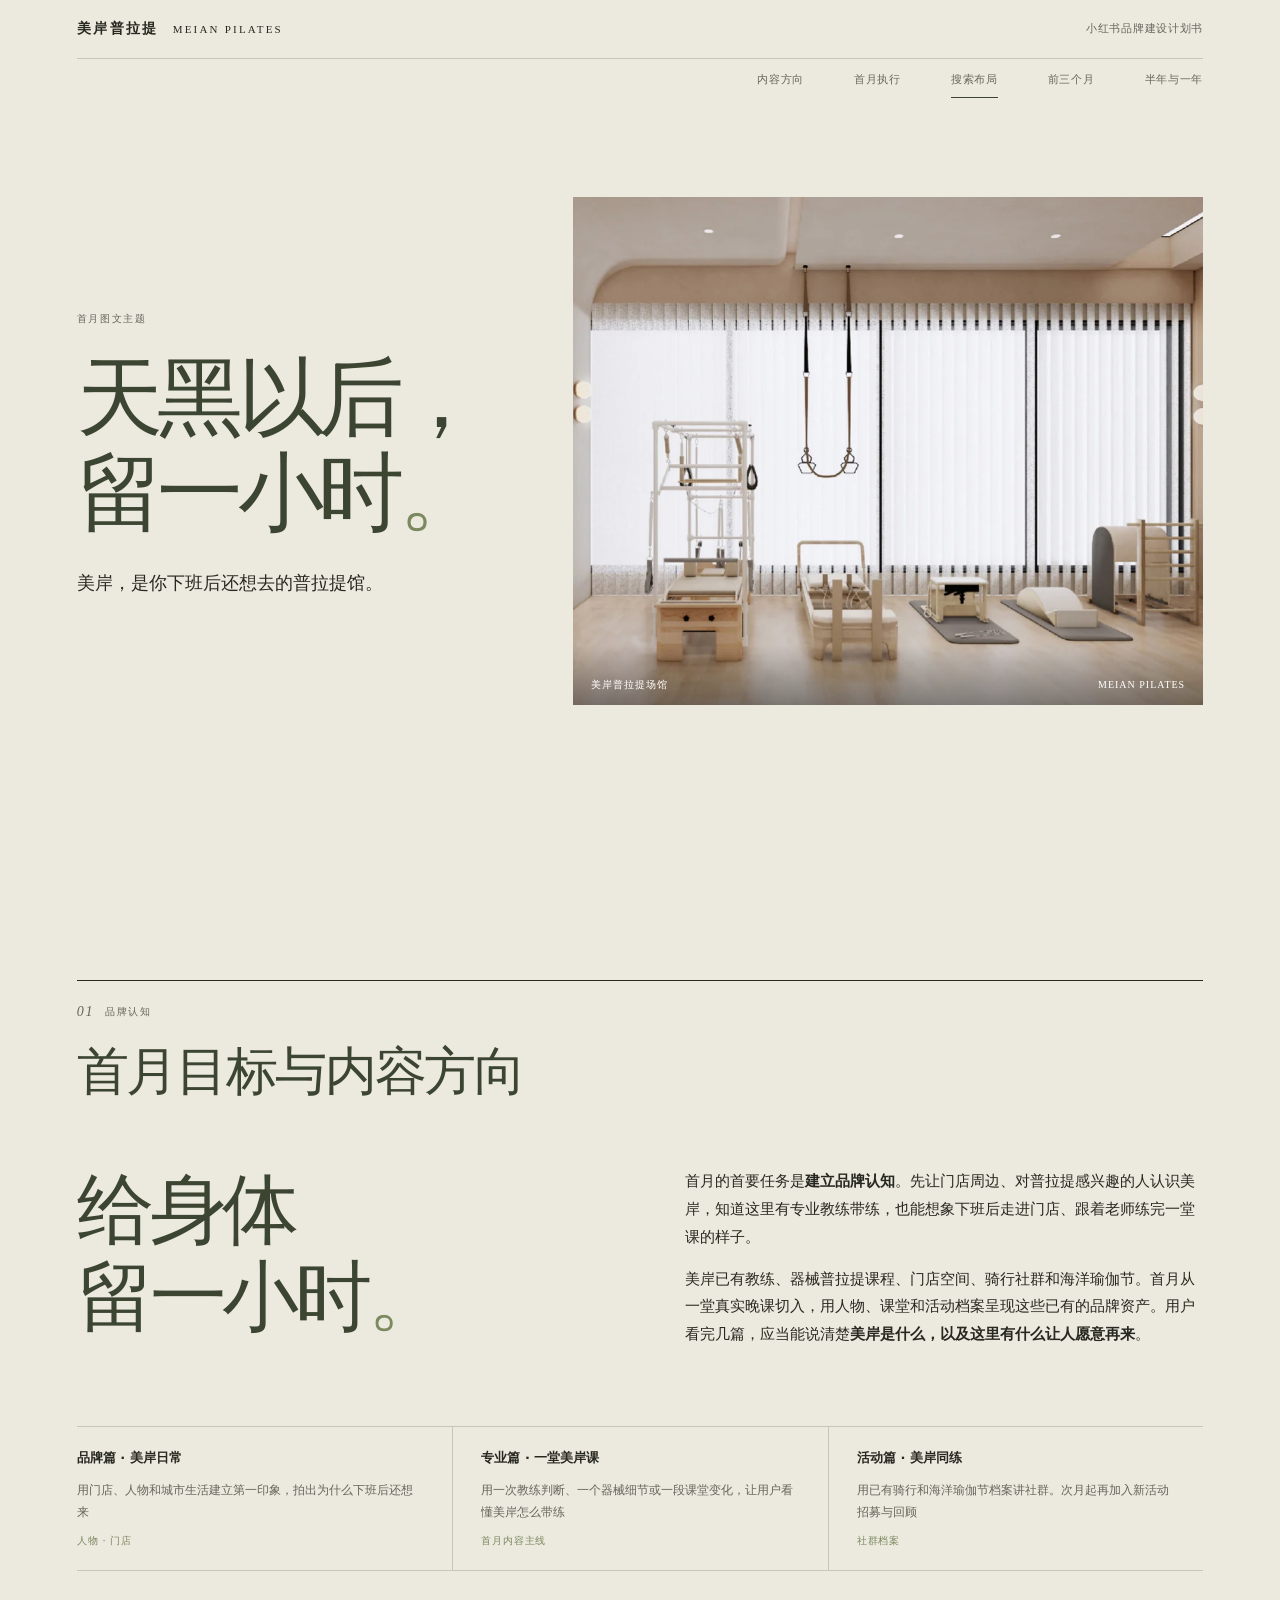
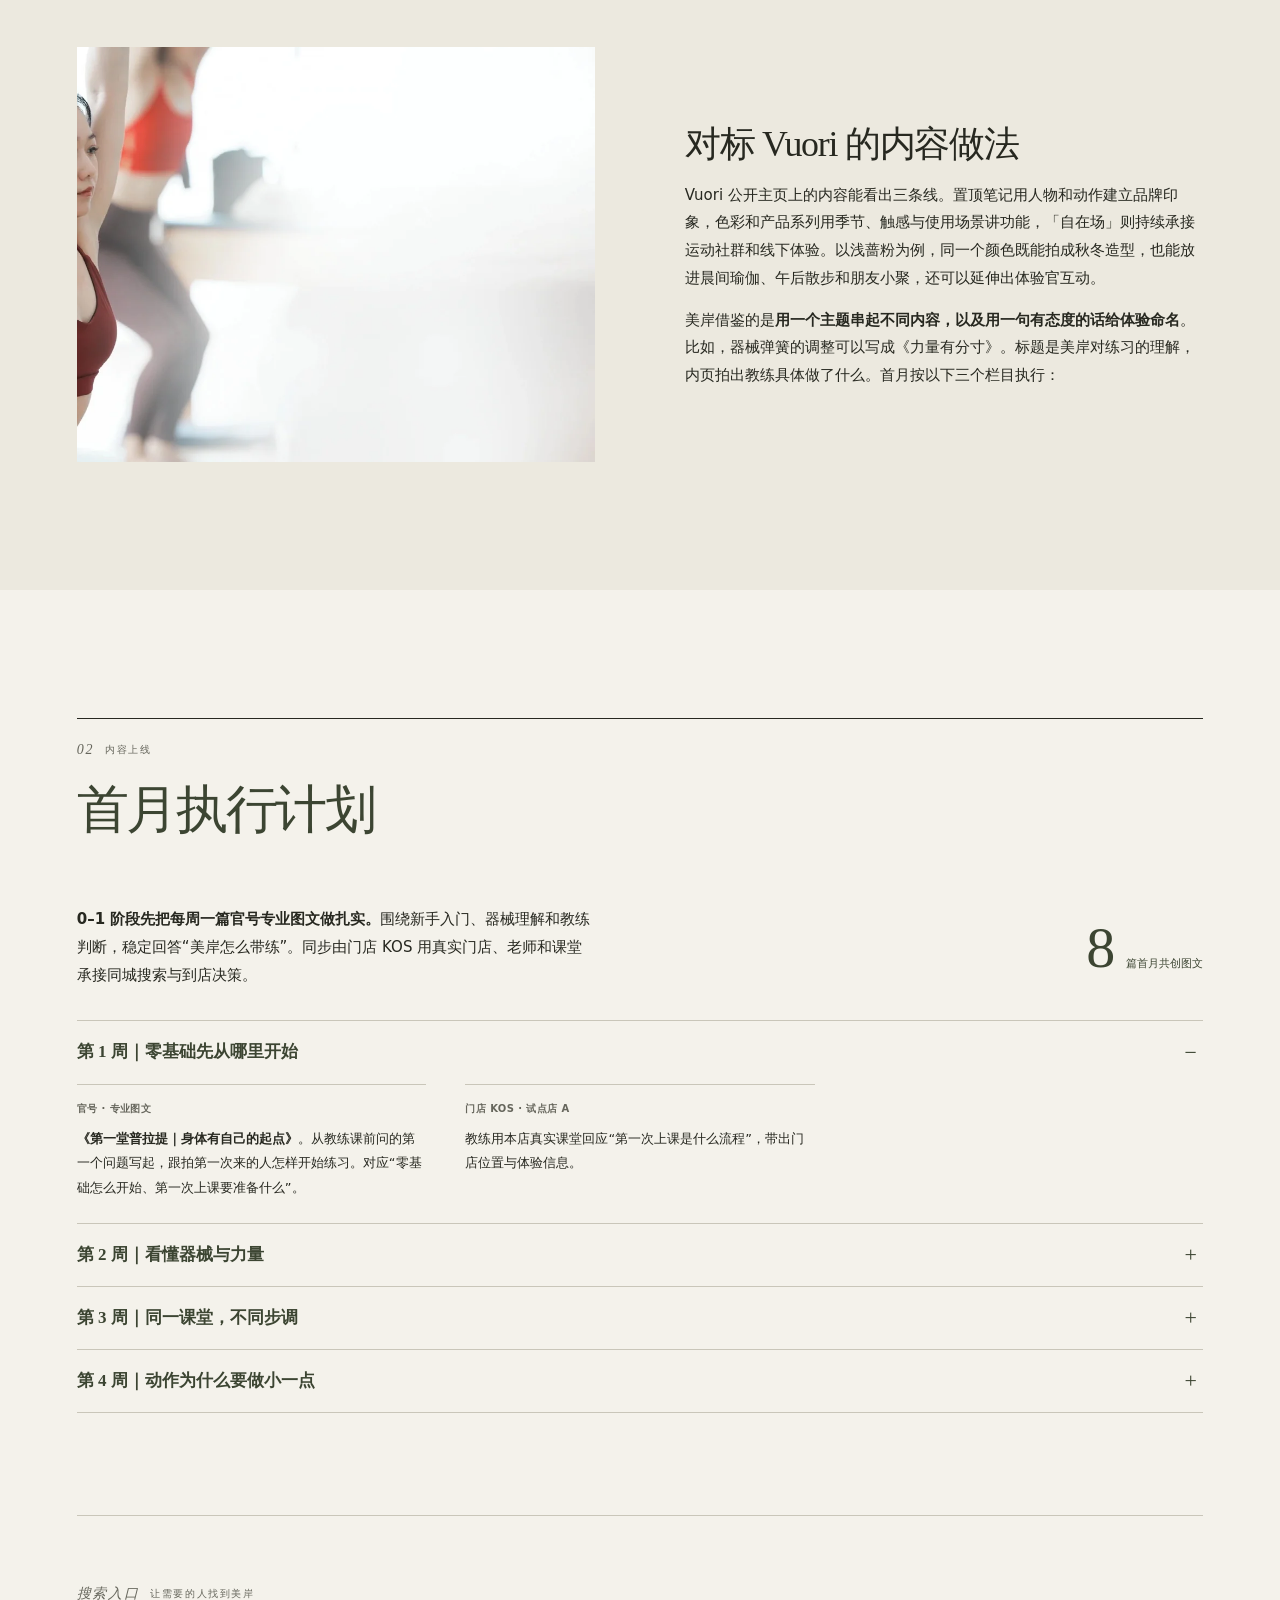
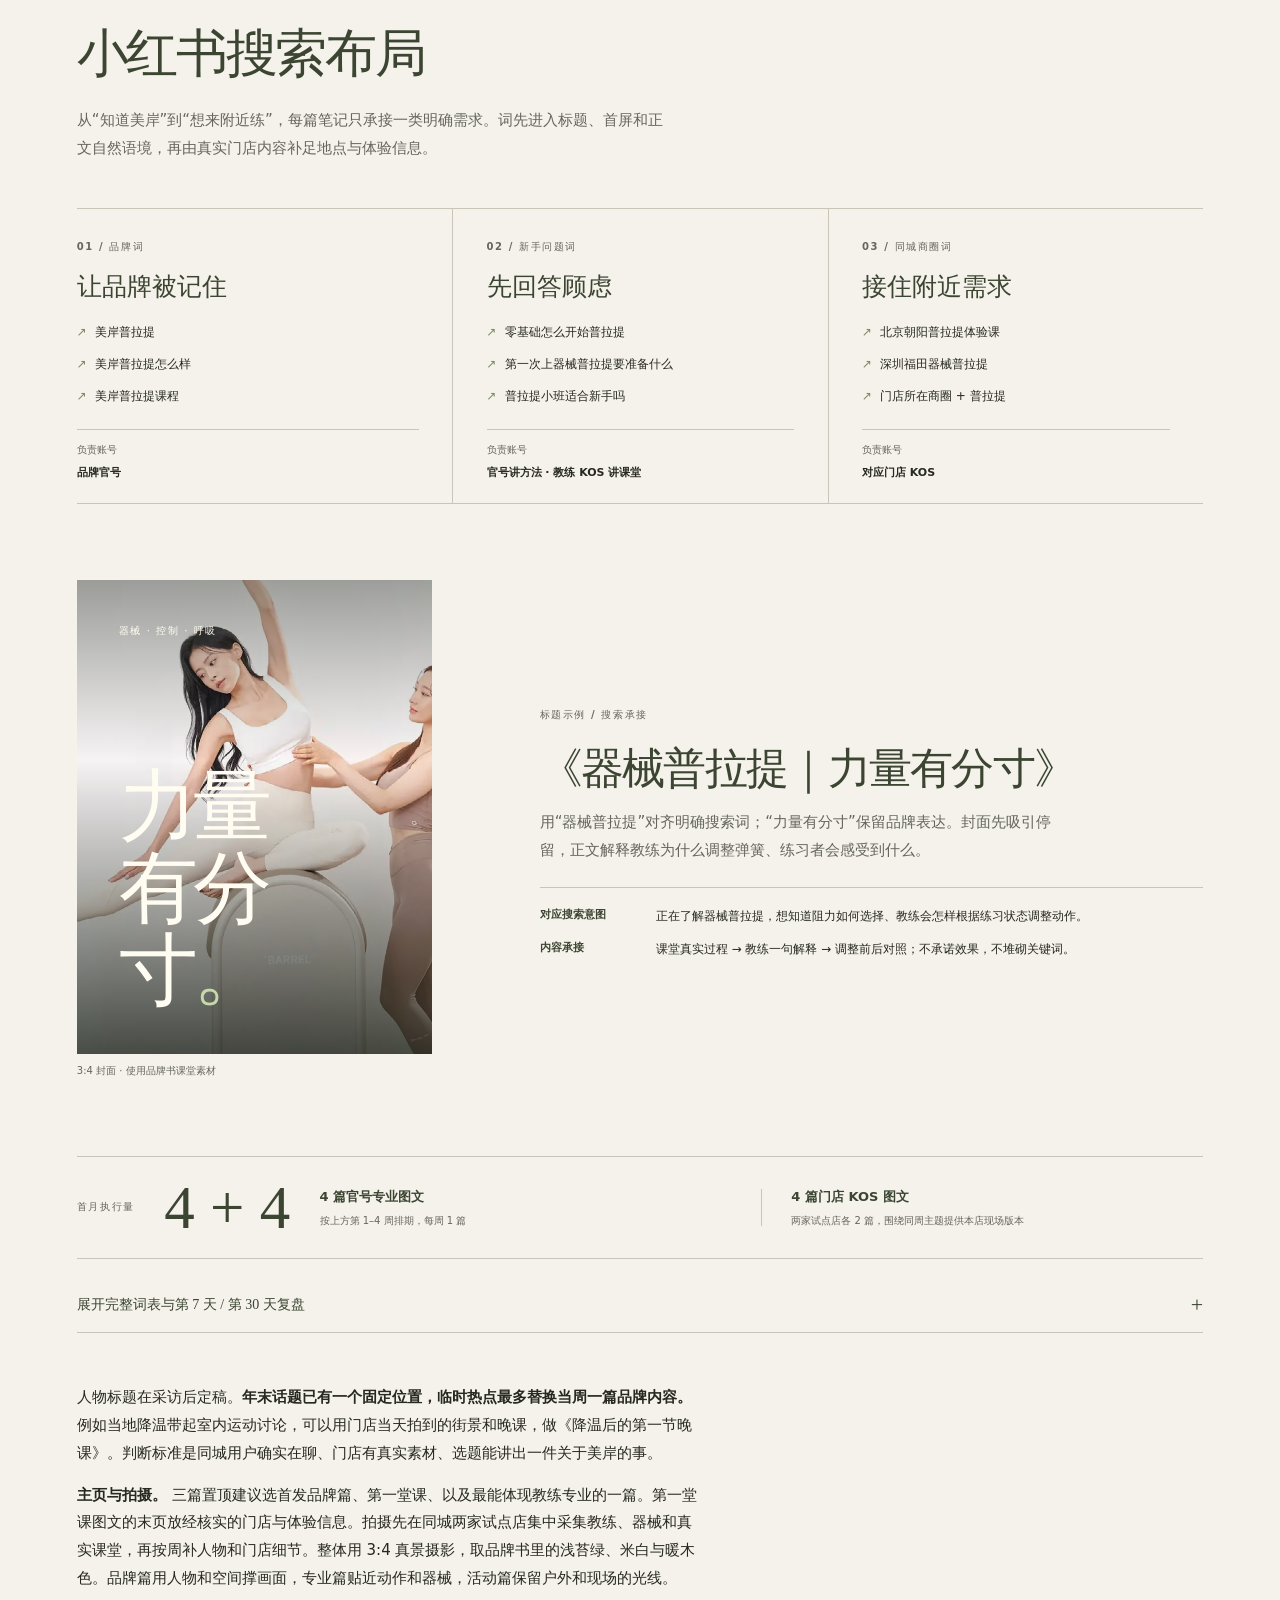
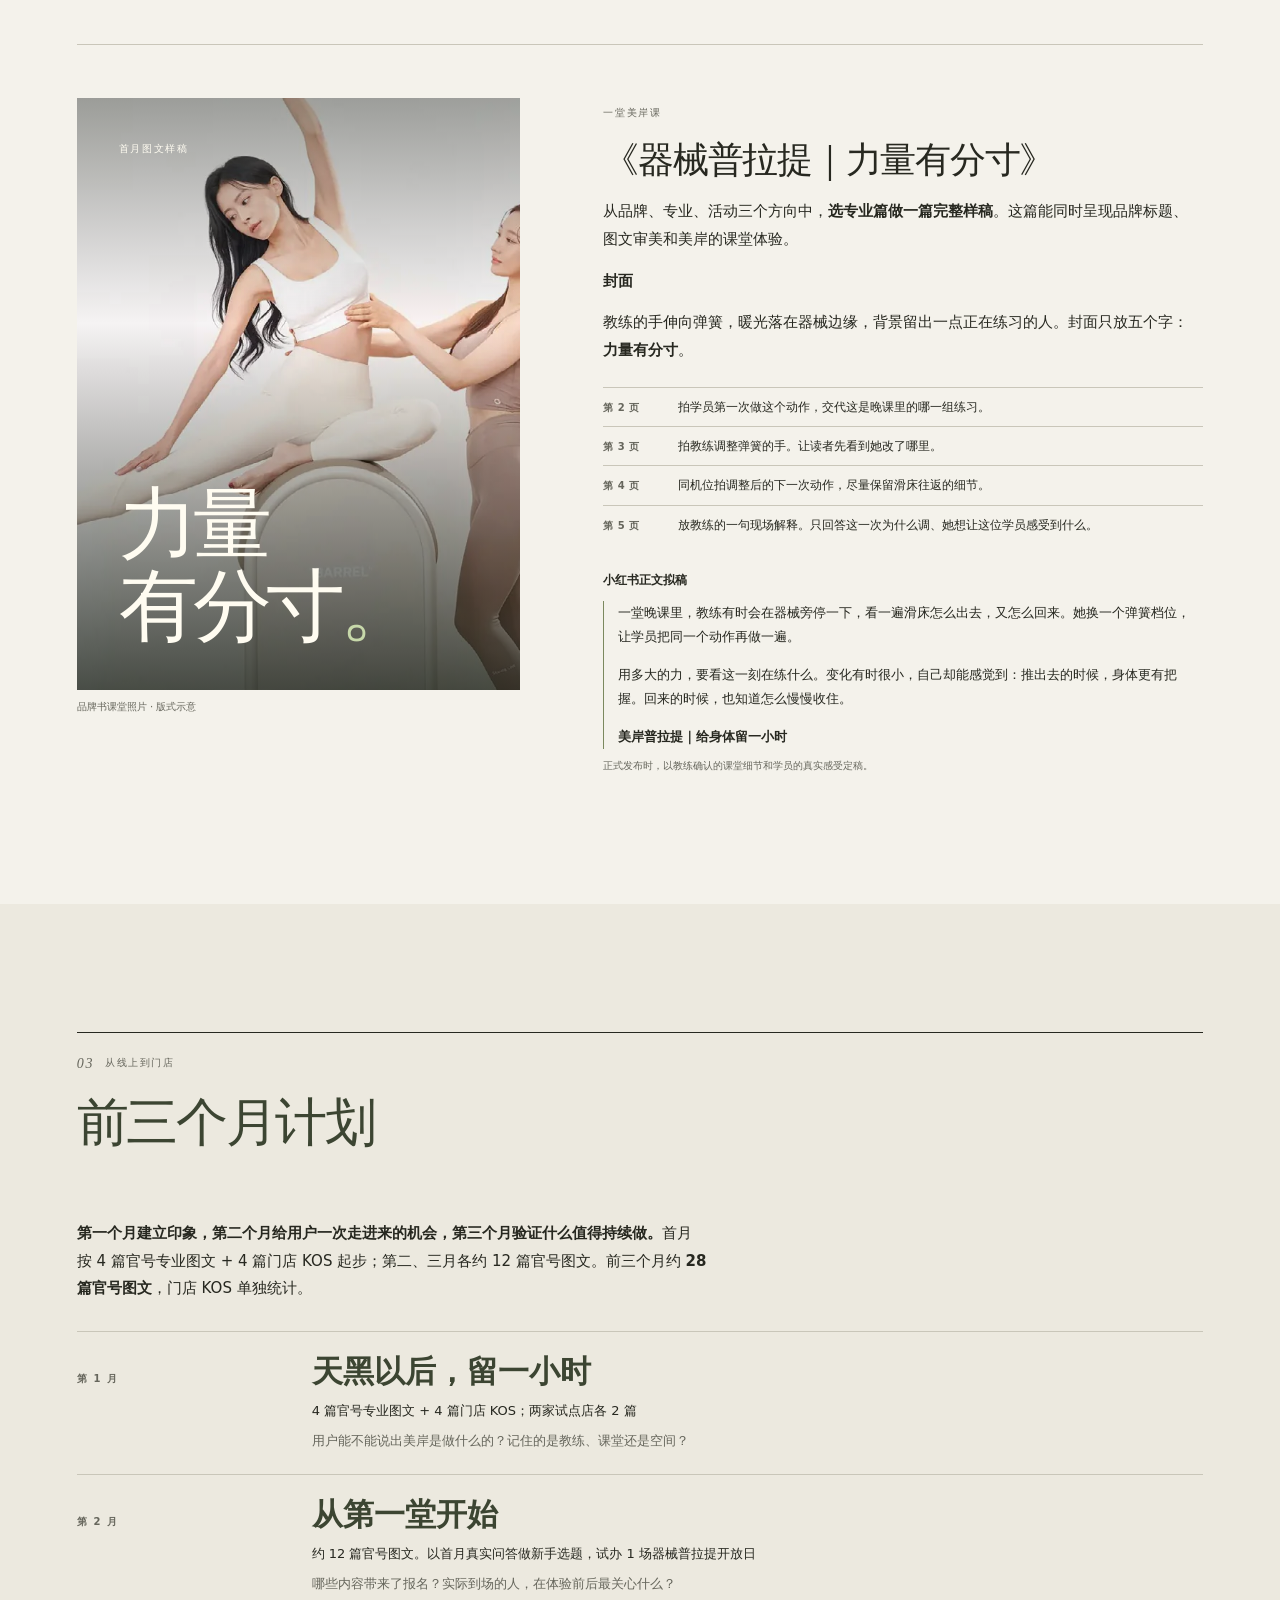
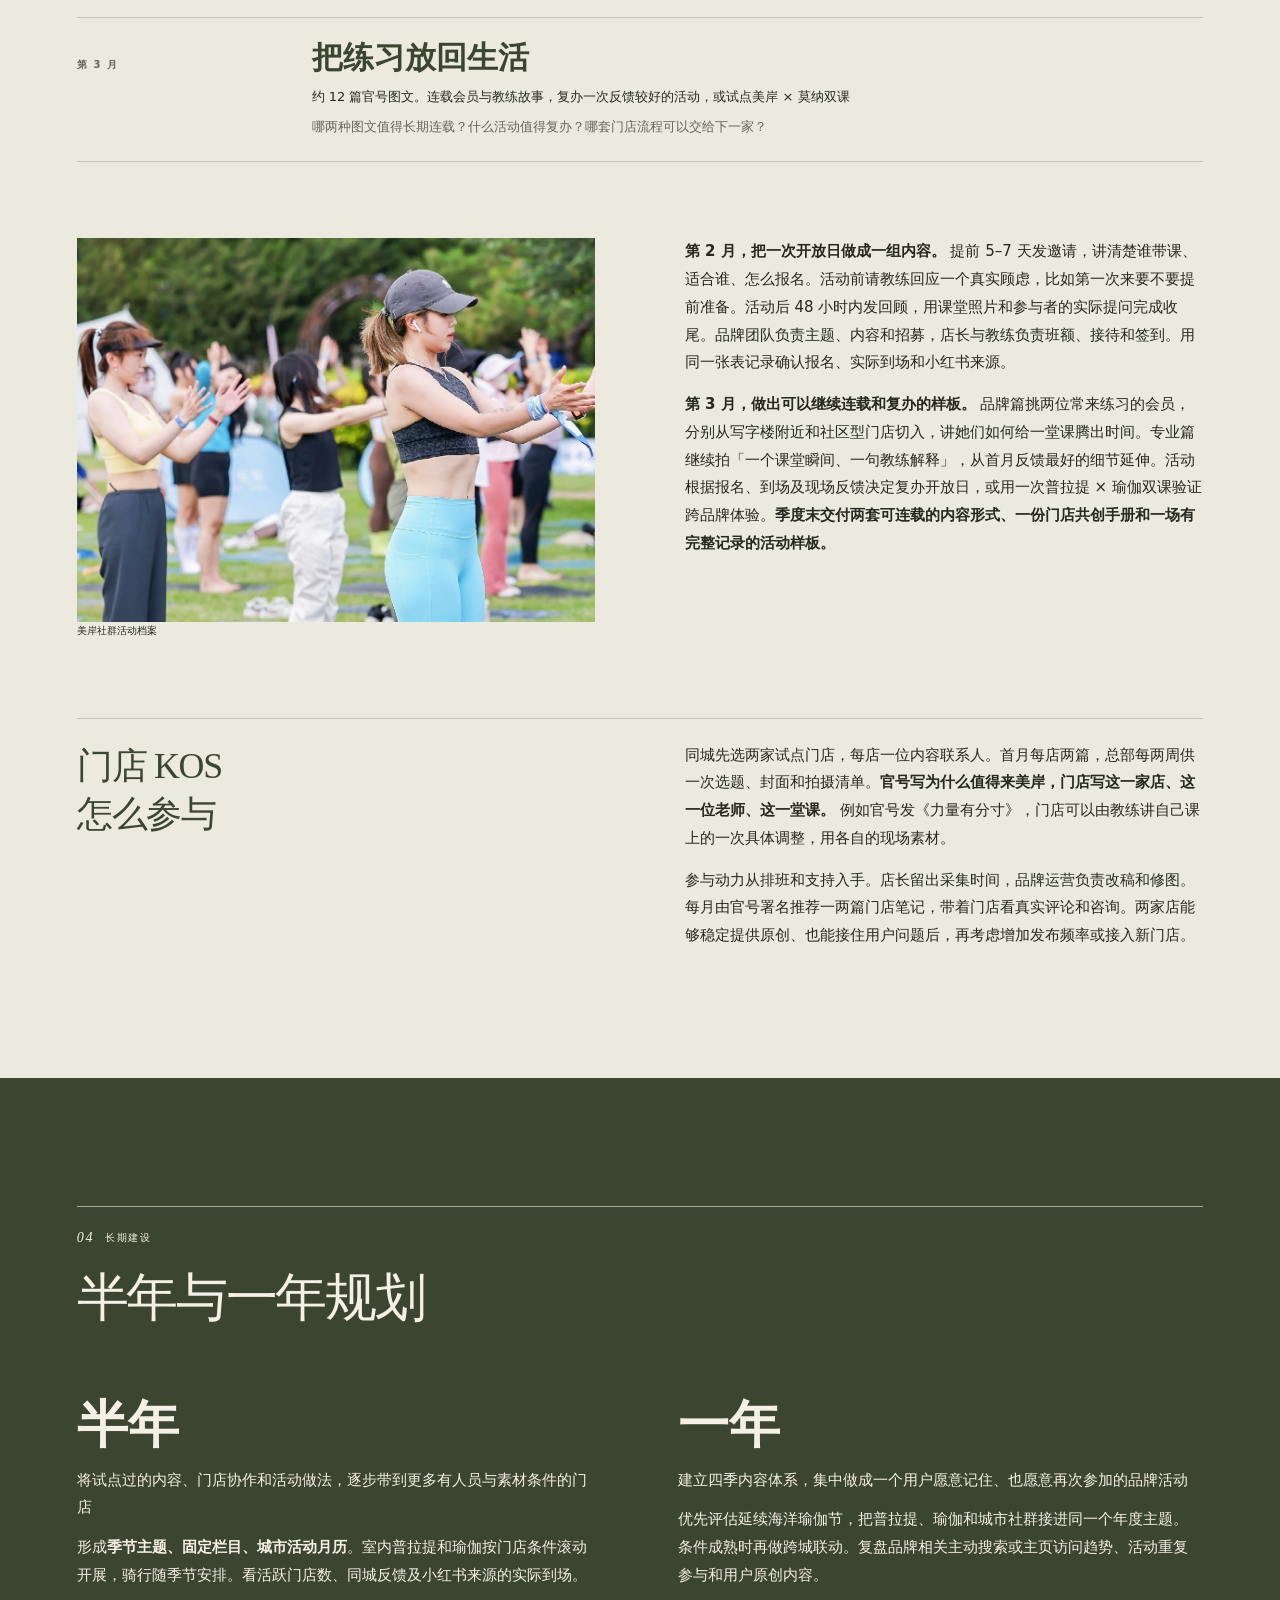
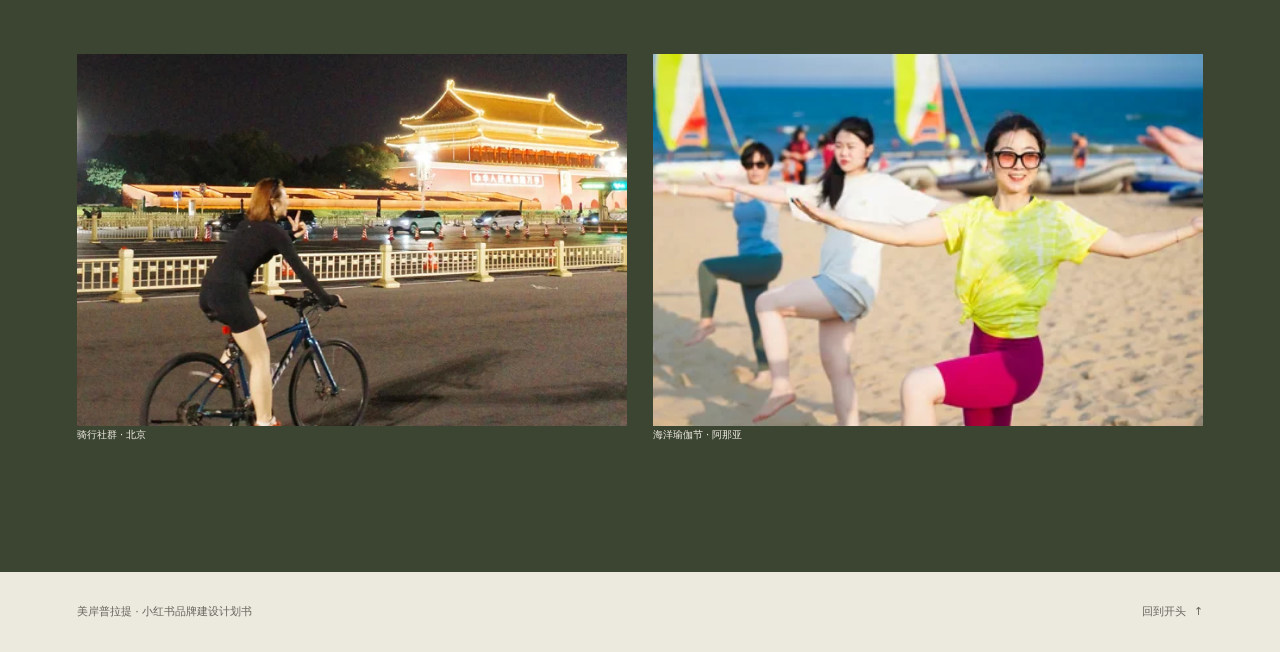
<file: meian-plan/index.html>
<!doctype html>
<html lang="zh-CN">
<head>
  <meta charset="utf-8">
  <meta name="viewport" content="width=device-width, initial-scale=1, viewport-fit=cover">
  <meta name="description" content="美岸普拉提小红书品牌建设计划书。首月内容方向、执行排期、季度计划与半年及一年规划。">
  <meta name="theme-color" content="#f5f1e7">
  <meta name="robots" content="noindex, nofollow">
  <meta property="og:title" content="美岸普拉提｜小红书品牌建设计划书">
  <meta property="og:description" content="天黑以后，留一小时。">
  <title>美岸普拉提｜小红书品牌建设计划书</title>
  <link rel="icon" href="data:image/svg+xml,%3Csvg xmlns='http://www.w3.org/2000/svg' viewBox='0 0 32 32'%3E%3Crect width='32' height='32' rx='8' fill='%23373f2d'/%3E%3Cpath d='M8 24V8l8 10 8-10v16' fill='none' stroke='%23f5f1e7' stroke-width='2'/%3E%3C/svg%3E">
  <link rel="stylesheet" href="styles.css">
  <script src="interactions.js" defer></script>
</head>
<body id="top">
  <header class="site-header">
    <div class="masthead wrap"><a class="wordmark" href="#top"><b>美岸普拉提</b><span lang="en">MEIAN PILATES</span></a><span class="document-title">小红书品牌建设计划书</span></div>
    <nav class="navigation wrap" aria-label="计划书目录"><a href="#direction" aria-current="location">内容方向</a><a href="#execution">首月执行</a><a href="#search-layout">搜索布局</a><a href="#quarter">前三个月</a><a href="#horizon">半年与一年</a></nav>
    <div class="reading-progress" aria-hidden="true"><span></span></div>
  </header>
  <main>
    <section class="hero wrap reveal" aria-labelledby="hero-title">
      <div class="hero-intro"><span class="folio">首月图文主题</span><h1 id="hero-title">天黑以后，<br>留一小时<span>。</span></h1><p>美岸，是你下班后还想去的普拉提馆。</p></div>
      <figure class="hero-photo"><img class="" src="assets/studio.webp" alt="美岸普拉提场馆内的暖木饰面、白纱与普拉提器械" fetchpriority="high" decoding="async"><figcaption>美岸普拉提场馆<span>MEIAN PILATES</span></figcaption></figure>
    </section>
    <section class="chapter wrap reveal" aria-labelledby="direction">
      <header class="chapter-heading" id="direction"><div class="folio"><span>01</span><span>品牌认知</span></div><h2>首月目标与内容方向</h2></header>
      <div class="statement two-col"><p class="large-line">给身体<br>留一小时<span>。</span></p><div class="prose"><p>首月的首要任务是<strong>建立品牌认知</strong>。先让门店周边、对普拉提感兴趣的人认识美岸，知道这里有专业教练带练，也能想象下班后走进门店、跟着老师练完一堂课的样子。</p><p>美岸已有教练、器械普拉提课程、门店空间、骑行社群和海洋瑜伽节。首月从一堂真实晚课切入，用人物、课堂和活动档案呈现这些已有的品牌资产。用户看完几篇，应当能说清楚<strong>美岸是什么，以及这里有什么让人愿意再来</strong>。</p></div></div>
      <div class="roles"><article class="role"><h3><strong>品牌篇 · 美岸日常</strong></h3><p>用门店、人物和城市生活建立第一印象，拍出为什么下班后还想来</p><span class="role-tag">人物 · 门店</span></article><article class="role"><h3><strong>专业篇 · 一堂美岸课</strong></h3><p>用一次教练判断、一个器械细节或一段课堂变化，让用户看懂美岸怎么带练</p><span class="role-tag">首月内容主线</span></article><article class="role"><h3><strong>活动篇 · 美岸同练</strong></h3><p>用已有骑行和海洋瑜伽节档案讲社群。次月起再加入新活动招募与回顾</p><span class="role-tag">社群档案</span></article></div>
      <div class="benchmark two-col"><div class="benchmark-image"><img class="" src="assets/class.webp" alt="品牌书中的美岸普拉提小班课" loading="lazy" decoding="async"></div><div class="prose"><h3>对标 Vuori 的内容做法</h3><p>Vuori 公开主页上的内容能看出三条线。置顶笔记用人物和动作建立品牌印象，色彩和产品系列用季节、触感与使用场景讲功能，「自在场」则持续承接运动社群和线下体验。以浅蔷粉为例，同一个颜色既能拍成秋冬造型，也能放进晨间瑜伽、午后散步和朋友小聚，还可以延伸出体验官互动。</p><p>美岸借鉴的是<strong>用一个主题串起不同内容，以及用一句有态度的话给体验命名</strong>。比如，器械弹簧的调整可以写成《力量有分寸》。标题是美岸对练习的理解，内页拍出教练具体做了什么。首月按以下三个栏目执行：</p></div></div>
    </section>
    <section class="chapter execution reveal" aria-labelledby="execution">
      <div class="wrap">
        <header class="chapter-heading" id="execution"><div class="folio"><span>02</span><span>内容上线</span></div><h2>首月执行计划</h2></header>
        <div class="two-col execution-intro"><div class="prose"><p><strong>0–1 阶段先把每周一篇官号专业图文做扎实。</strong>围绕新手入门、器械理解和教练判断，稳定回答“美岸怎么带练”。同步由门店 KOS 用真实门店、老师和课堂承接同城搜索与到店决策。</p></div><div class="stat"><strong>8</strong><span>篇首月共创图文</span></div></div>
        <div class="schedule" aria-label="首月四周排期"><details class="week" open><summary><strong>第 1 周｜零基础先从哪里开始</strong></summary><ol><li><span class="slot">官号 · 专业图文</span><p><strong>《第一堂普拉提｜身体有自己的起点》</strong>。从教练课前问的第一个问题写起，跟拍第一次来的人怎样开始练习。对应“零基础怎么开始、第一次上课要准备什么”。</p></li><li><span class="slot">门店 KOS · 试点店 A</span><p>教练用本店真实课堂回应“第一次上课是什么流程”，带出门店位置与体验信息。</p></li></ol></details><details class="week"><summary><strong>第 2 周｜看懂器械与力量</strong></summary><ol><li><span class="slot">官号 · 专业图文</span><p><strong>《器械普拉提｜力量有分寸》</strong>。跟拍一次真实的弹簧调整，用教练的一句话说明为什么换档。对应“器械普拉提是什么、弹簧阻力怎么选”。</p></li><li><span class="slot">门店 KOS · 试点店 B</span><p>拍摄老师如何调整一次器械设置，以门店实景承接本店周边搜索。</p></li></ol></details><details class="week"><summary><strong>第 3 周｜同一课堂，不同步调</strong></summary><ol><li><span class="slot">官号 · 专业图文</span><p><strong>《美岸小班｜一起练，各有步调》</strong>。用同机位拍同一课堂里的两位学员，呈现教练给出的不同提示。对应“小班课适合零基础吗、教练会怎么调整”。</p></li><li><span class="slot">门店 KOS · 试点店 A</span><p>从店内小班课出发，讲清这家门店如何照顾不同练习节奏。</p></li></ol></details><details class="week"><summary><strong>第 4 周｜动作为什么要做小一点</strong></summary><ol><li><span class="slot">官号 · 专业图文</span><p><strong>《把动作做小一点》</strong>。拍教练给出提示、学员调整后再做一次，请教练解释这一次选择。用真实细节呈现专业度，避免泛讲功效。</p></li><li><span class="slot">门店 KOS · 试点店 B</span><p>用店内一次真实调整做月末补充，附上经核实的地址、营业时间与咨询方式。</p></li></ol></details></div>
        <section class="search-layout" id="search-layout" aria-labelledby="search-title"><header class="chapter-heading"><div class="folio"><span>搜索入口</span><span>让需要的人找到美岸</span></div><h2 id="search-title">小红书搜索布局</h2></header><p class="search-lead">从“知道美岸”到“想来附近练”，每篇笔记只承接一类明确需求。词先进入标题、首屏和正文自然语境，再由真实门店内容补足地点与体验信息。</p>
          <div class="keyword-grid"><article class="keyword-card"><span class="folio">01 / 品牌词</span><h3>让品牌被记住</h3><ul><li>美岸普拉提</li><li>美岸普拉提怎么样</li><li>美岸普拉提课程</li></ul><p class="account"><span>负责账号</span><strong>品牌官号</strong></p></article><article class="keyword-card"><span class="folio">02 / 新手问题词</span><h3>先回答顾虑</h3><ul><li>零基础怎么开始普拉提</li><li>第一次上器械普拉提要准备什么</li><li>普拉提小班适合新手吗</li></ul><p class="account"><span>负责账号</span><strong>官号讲方法 · 教练 KOS 讲课堂</strong></p></article><article class="keyword-card"><span class="folio">03 / 同城商圈词</span><h3>接住附近需求</h3><ul><li>北京朝阳普拉提体验课</li><li>深圳福田器械普拉提</li><li>门店所在商圈 + 普拉提</li></ul><p class="account"><span>负责账号</span><strong>对应门店 KOS</strong></p></article></div>
          <div class="search-example"><div class="search-cover"><div class="sample-mat"><img src="assets/coaching.webp" alt="力量有分寸主题封面示意：教练与学员进行器械普拉提练习" loading="lazy" decoding="async"><div class="sample-cover-copy"><span>器械 · 控制 · 呼吸</span><p>力量<br>有分寸<span>。</span></p></div></div><p class="photo-note">3:4 封面 · 使用品牌书课堂素材</p></div><div class="search-copy"><span class="folio">标题示例 / 搜索承接</span><h3>《器械普拉提｜力量有分寸》</h3><p>用“器械普拉提”对齐明确搜索词；“力量有分寸”保留品牌表达。封面先吸引停留，正文解释教练为什么调整弹簧、练习者会感受到什么。</p><dl><dt>对应搜索意图</dt><dd>正在了解器械普拉提，想知道阻力如何选择、教练会怎样根据练习状态调整动作。</dd><dt>内容承接</dt><dd>课堂真实过程 → 教练一句解释 → 调整前后对照；不承诺效果，不堆砌关键词。</dd></dl></div></div>
          <div class="search-volume"><span class="folio">首月执行量</span><strong>4 + 4</strong><p><b>4 篇官号专业图文</b><span>按上方第 1–4 周排期，每周 1 篇</span></p><i aria-hidden="true"></i><p><b>4 篇门店 KOS 图文</b><span>两家试点店各 2 篇，围绕同周主题提供本店现场版本</span></p></div>
          <details class="search-details"><summary>展开完整词表与第 7 天 / 第 30 天复盘</summary><div class="search-detail-content"><div><h4>完整词表｜按搜索意图建词库</h4><ul><li><b>品牌：</b>美岸普拉提、美岸普拉提怎么样、美岸普拉提课程、美岸普拉提体验、MEIAN Pilates。</li><li><b>新手：</b>零基础怎么开始普拉提、第一次上器械普拉提要准备什么、器械普拉提是什么、普拉提小班适合新手吗、第一次普拉提穿什么。</li><li><b>课程问题：</b>器械普拉提弹簧阻力怎么选、教练怎么调整动作、普拉提一节课练什么、普拉提和瑜伽有什么不同。</li><li><b>同城商圈：</b>北京朝阳普拉提体验课、深圳福田器械普拉提、[实际门店所在区]普拉提、[实际商圈/商场]普拉提、[商圈]普拉提体验课。上线前以实际门店地址替换方括号词。</li></ul><p class="photo-note">实际搜索词以门店地址、账号后台可见搜索来源和用户提问持续校正。</p></div><div class="review-points"><h4>第 7 天｜看词有没有被内容接住</h4><p>检查 2 篇官号及首批 KOS 是否按计划发布；查看可获取的搜索来源、曝光、收藏、主页访问、评论与咨询。记录用户原话和实际出现的搜索词，标出“已覆盖 / 未覆盖 / 需改标题”，不因单篇低互动立即判定栏目无效。</p><h4>第 30 天｜决定保留什么、改什么</h4><p>按词组和账号汇总 4 篇官号 + 4 篇门店内容，对比搜索曝光或来源、收藏率、主页访问、有效咨询及门店反馈。选出能持续带来搜索访问或具体咨询的词，扩写为下月主题；有曝光无停留则改封面标题，有收藏无咨询则补门店与体验信息。后台若无搜索词明细，采用评论提问、私信问询和门店到店来源作定性补充。</p></div></div></details></section>
        <div class="production prose"><p>人物标题在采访后定稿。<strong>年末话题已有一个固定位置，临时热点最多替换当周一篇品牌内容。</strong> 例如当地降温带起室内运动讨论，可以用门店当天拍到的街景和晚课，做《降温后的第一节晚课》。判断标准是同城用户确实在聊、门店有真实素材、选题能讲出一件关于美岸的事。</p><p><strong>主页与拍摄。</strong> 三篇置顶建议选首发品牌篇、第一堂课、以及最能体现教练专业的一篇。第一堂课图文的末页放经核实的门店与体验信息。拍摄先在同城两家试点店集中采集教练、器械和真实课堂，再按周补人物和门店细节。整体用 3:4 真景摄影，取品牌书里的浅苔绿、米白与暖木色。品牌篇用人物和空间撑画面，专业篇贴近动作和器械，活动篇保留户外和现场的光线。</p></div>
        <article class="sample" aria-labelledby="sample-title">
          <div class="sample-cover"><div class="sample-mat"><img class="" src="assets/coaching.webp" alt="品牌书中一对一普拉提带练画面" loading="lazy" decoding="async"><div class="sample-cover-copy"><span>首月图文样稿</span><p>力量<br>有分寸<span>。</span></p></div></div><p class="photo-note">品牌书课堂照片 · 版式示意</p></div>
          <div class="sample-detail prose"><span class="folio">一堂美岸课</span><h3 id="sample-title">《器械普拉提｜力量有分寸》</h3><p>从品牌、专业、活动三个方向中，<strong>选专业篇做一篇完整样稿</strong>。这篇能同时呈现品牌标题、图文审美和美岸的课堂体验。</p><p><strong>封面</strong></p><p>教练的手伸向弹簧，暖光落在器械边缘，背景留出一点正在练习的人。封面只放五个字：<strong>力量有分寸</strong>。</p><ol class="storyboard"><li><span class="slot"><strong>第 2 页</strong></span><p>拍学员第一次做这个动作，交代这是晚课里的哪一组练习。</p></li><li><span class="slot"><strong>第 3 页</strong></span><p>拍教练调整弹簧的手。让读者先看到她改了哪里。</p></li><li><span class="slot"><strong>第 4 页</strong></span><p>同机位拍调整后的下一次动作，尽量保留滑床往返的细节。</p></li><li><span class="slot"><strong>第 5 页</strong></span><p>放教练的一句现场解释。只回答这一次为什么调、她想让这位学员感受到什么。</p></li></ol><h4>小红书正文拟稿</h4><blockquote><p>一堂晚课里，教练有时会在器械旁停一下，看一遍滑床怎么出去，又怎么回来。她换一个弹簧档位，让学员把同一个动作再做一遍。</p><p>用多大的力，要看这一刻在练什么。变化有时很小，自己却能感觉到：推出去的时候，身体更有把握。回来的时候，也知道怎么慢慢收住。</p><p><strong>美岸普拉提｜给身体留一小时</strong></p></blockquote><p class="photo-note">正式发布时，以教练确认的课堂细节和学员的真实感受定稿。</p></div>
        </article>
      </div>
    </section>
    <section class="chapter wrap reveal" aria-labelledby="quarter">
      <header class="chapter-heading" id="quarter"><div class="folio"><span>03</span><span>从线上到门店</span></div><h2>前三个月计划</h2></header>
      <div class="quarter-intro prose"><p><strong>第一个月建立印象，第二个月给用户一次走进来的机会，第三个月验证什么值得持续做。</strong>首月按 4 篇官号专业图文 + 4 篇门店 KOS 起步；第二、三月各约 12 篇官号图文。前三个月约 <strong>28 篇官号图文</strong>，门店 KOS 单独统计。</p></div>
      <div class="timeline"><article class="month"><span class="folio"><strong>第 1 月</strong></span><div><h3><strong>天黑以后，留一小时</strong></h3><p>4 篇官号专业图文 + 4 篇门店 KOS；两家试点店各 2 篇</p><p class="month-question">用户能不能说出美岸是做什么的？记住的是教练、课堂还是空间？</p></div></article><article class="month"><span class="folio"><strong>第 2 月</strong></span><div><h3><strong>从第一堂开始</strong></h3><p>约 12 篇官号图文。以首月真实问答做新手选题，试办 1 场器械普拉提开放日</p><p class="month-question">哪些内容带来了报名？实际到场的人，在体验前后最关心什么？</p></div></article><article class="month"><span class="folio"><strong>第 3 月</strong></span><div><h3><strong>把练习放回生活</strong></h3><p>约 12 篇官号图文。连载会员与教练故事，复办一次反馈较好的活动，或试点美岸 × 莫纳双课</p><p class="month-question">哪两种图文值得长期连载？什么活动值得复办？哪套门店流程可以交给下一家？</p></div></article></div>
      <div class="campaign two-col"><figure><img class="" src="assets/outdoor-class.webp" alt="美岸品牌书所载户外瑜伽活动中的集体练习" loading="lazy" decoding="async"><figcaption>美岸社群活动档案</figcaption></figure><div class="prose"><p><strong>第 2 月，把一次开放日做成一组内容。</strong> 提前 5–7 天发邀请，讲清楚谁带课、适合谁、怎么报名。活动前请教练回应一个真实顾虑，比如第一次来要不要提前准备。活动后 48 小时内发回顾，用课堂照片和参与者的实际提问完成收尾。品牌团队负责主题、内容和招募，店长与教练负责班额、接待和签到。用同一张表记录确认报名、实际到场和小红书来源。</p><p><strong>第 3 月，做出可以继续连载和复办的样板。</strong> 品牌篇挑两位常来练习的会员，分别从写字楼附近和社区型门店切入，讲她们如何给一堂课腾出时间。专业篇继续拍「一个课堂瞬间、一句教练解释」，从首月反馈最好的细节延伸。活动根据报名、到场及现场反馈决定复办开放日，或用一次普拉提 × 瑜伽双课验证跨品牌体验。<strong>季度末交付两套可连载的内容形式、一份门店共创手册和一场有完整记录的活动样板。</strong></p></div></div>
      <div class="kos two-col"><h3>门店 KOS<br>怎么参与</h3><div class="prose"><p>同城先选两家试点门店，每店一位内容联系人。首月每店两篇，总部每两周供一次选题、封面和拍摄清单。<strong>官号写为什么值得来美岸，门店写这一家店、这一位老师、这一堂课。</strong> 例如官号发《力量有分寸》，门店可以由教练讲自己课上的一次具体调整，用各自的现场素材。</p><p>参与动力从排班和支持入手。店长留出采集时间，品牌运营负责改稿和修图。每月由官号署名推荐一两篇门店笔记，带着门店看真实评论和咨询。两家店能够稳定提供原创、也能接住用户问题后，再考虑增加发布频率或接入新门店。</p></div></div>
    </section>
    <section class="chapter horizon reveal" aria-labelledby="horizon">
      <div class="wrap">
        <header class="chapter-heading" id="horizon"><div class="folio"><span>04</span><span>长期建设</span></div><h2>半年与一年规划</h2></header>
        <div class="milestones"><article class="milestone"><h3><strong>半年</strong></h3><p>将试点过的内容、门店协作和活动做法，逐步带到更多有人员与素材条件的门店</p><p>形成<strong>季节主题、固定栏目、城市活动月历</strong>。室内普拉提和瑜伽按门店条件滚动开展，骑行随季节安排。看活跃门店数、同城反馈及小红书来源的实际到场。</p></article><article class="milestone"><h3><strong>一年</strong></h3><p>建立四季内容体系，集中做成一个用户愿意记住、也愿意再次参加的品牌活动</p><p>优先评估延续海洋瑜伽节，把普拉提、瑜伽和城市社群接进同一个年度主题。条件成熟时再做跨城联动。复盘品牌相关主动搜索或主页访问趋势、活动重复参与和用户原创内容。</p></article></div>
        <div class="archive"><figure><img class="" src="assets/night-ride.webp" alt="美岸骑行社群成员在北京夜间骑行" loading="lazy" decoding="async"><figcaption>骑行社群 · 北京</figcaption></figure><figure><img class="" src="assets/coast.webp" alt="美岸阿那亚海洋瑜伽节的现场练习者" loading="lazy" decoding="async"><figcaption>海洋瑜伽节 · 阿那亚</figcaption></figure></div>
      </div>
    </section>
  </main>
  <footer class="footer wrap"><span>美岸普拉提 · 小红书品牌建设计划书</span><a href="#top">回到开头 <span aria-hidden="true">↑</span></a></footer>
</body>
</html>
</file>
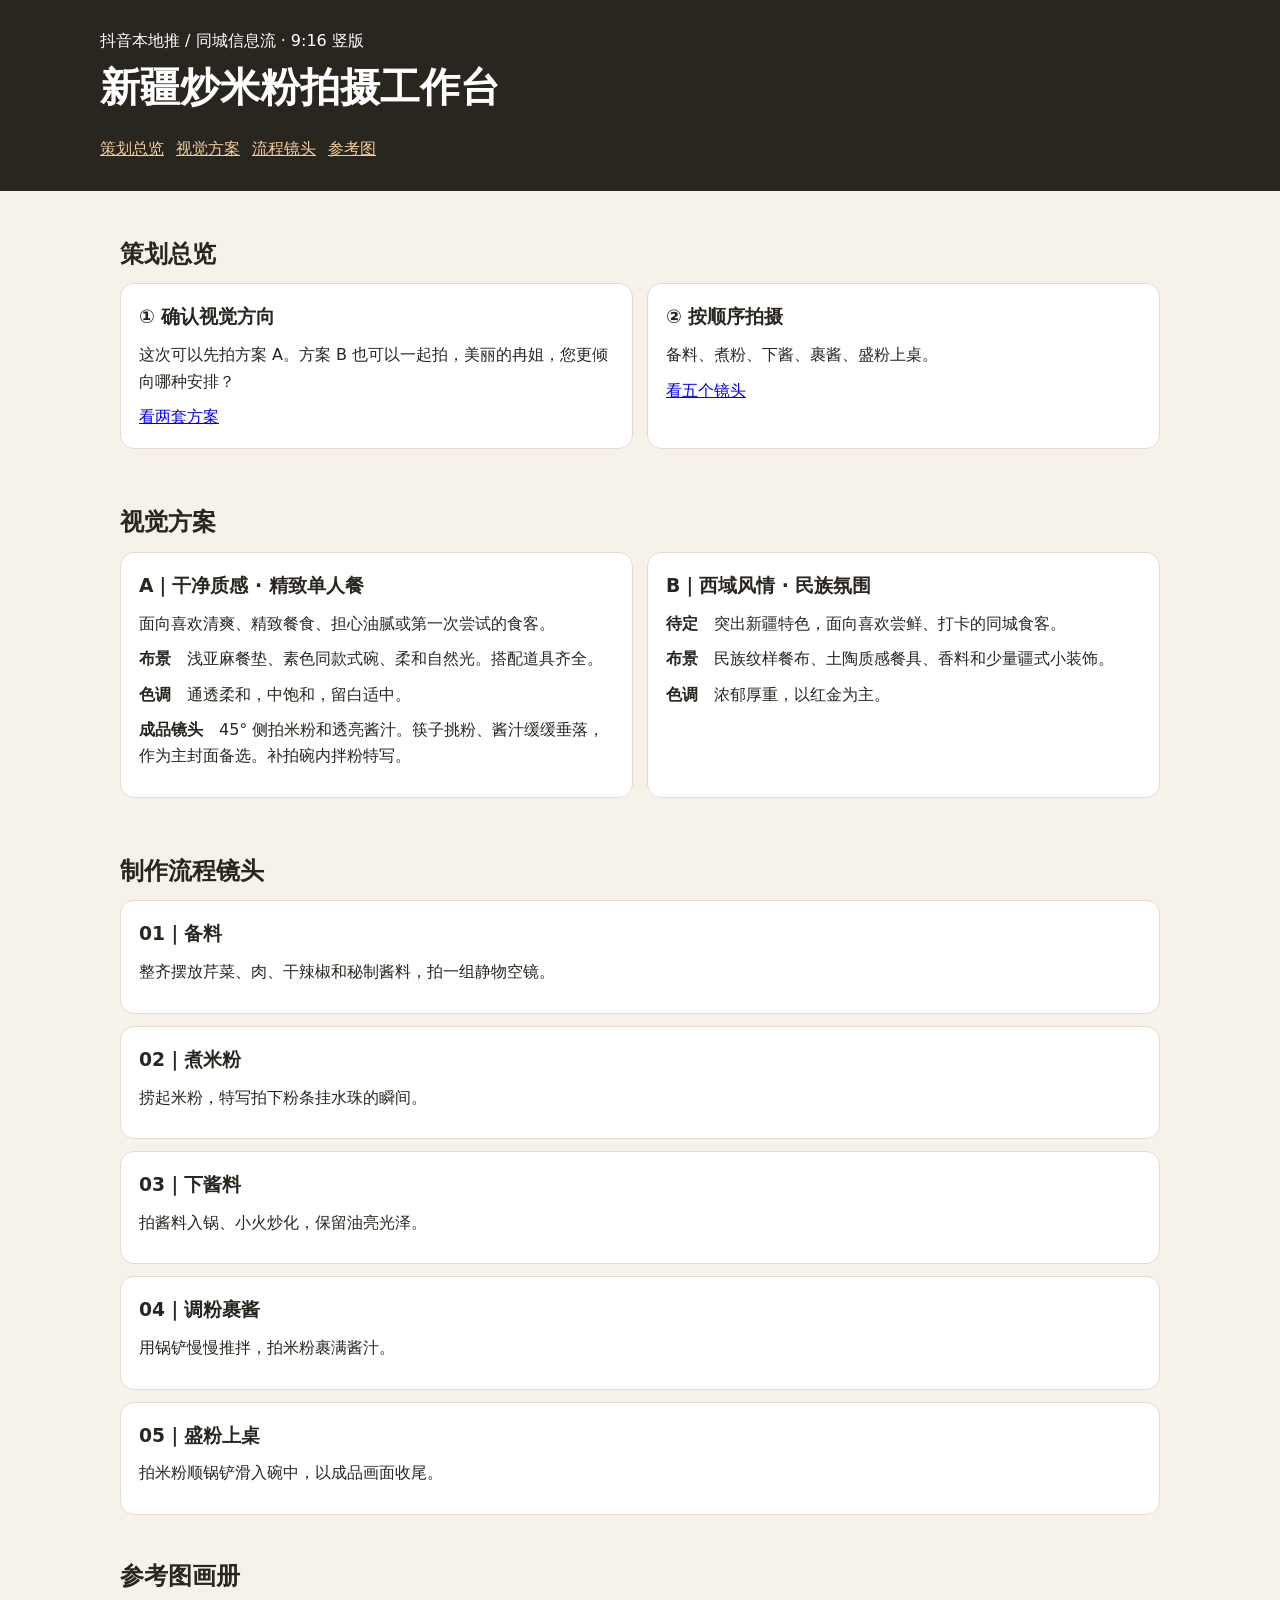
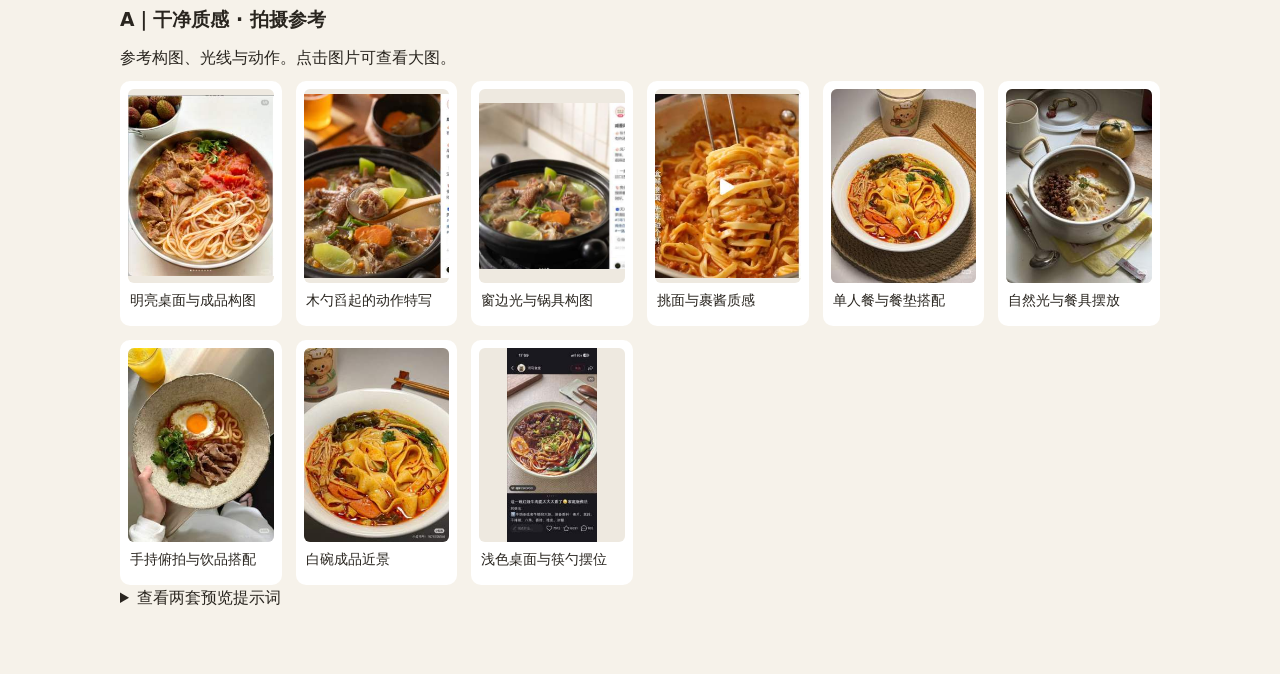
<file: rice-noodle-shoot/index.html>
<!doctype html><html lang="zh-CN"><meta charset="utf-8"><meta name="viewport" content="width=device-width,initial-scale=1"><title>新疆炒米粉拍摄工作台</title><style>
*{box-sizing:border-box}body{margin:0;background:#f6f2ea;color:#29251f;font:16px/1.65 system-ui,sans-serif}header{background:#29251f;color:#fff;padding:28px max(5%,calc((100% - 1080px)/2))}h1{margin:0;font-size:clamp(25px,5vw,40px)}nav{display:flex;gap:12px;flex-wrap:wrap;margin-top:16px}nav a{color:#f5cc9b}main{max-width:1080px;margin:auto;padding:20px}section{margin:24px 0 42px}article,form{padding:18px;background:#fff;border:1px solid #e5dbcd;border-radius:14px;margin-bottom:12px}h2,h3,p{margin:0 0 9px}.grid{display:grid;grid-template-columns:repeat(auto-fit,minmax(min(290px,100%),1fr));gap:14px}.gallery{grid-template-columns:repeat(auto-fill,minmax(180px,1fr))}figure{margin:0;background:white;padding:8px;border-radius:10px}img{width:100%;aspect-ratio:4/3;object-fit:contain;background:#eee9e0}button,select,input,textarea{font:inherit;padding:6px 10px;border:1px solid #b8a996;border-radius:7px;background:white;color:inherit}button{cursor:pointer}textarea{width:100%;min-height:75px}label{display:block;margin:8px 0}small{color:#6d5945}.bar{display:flex;gap:10px;flex-wrap:wrap}summary{cursor:pointer}body.client .internal{display:none}@media print{.internal,nav,button{display:none!important}article,figure{break-inside:avoid}header{background:white;color:black}}
.gallery{grid-template-columns:repeat(auto-fit,minmax(min(155px,100%),1fr))}.gallery img{aspect-ratio:3/4;display:block;border-radius:6px}.gallery figcaption{padding:6px 2px;font-size:14px}</style><header><div>抖音本地推 / 同城信息流 · 9:16 竖版</div><h1>新疆炒米粉拍摄工作台</h1><nav><a href="#home">策划总览</a><a href="#visual">视觉方案</a><a href="#shots">流程镜头</a><a href="#refs">参考图</a></nav></header><main>
<section id="home"><h2>策划总览</h2><div class="grid"><article><h3>① 确认视觉方向</h3><p>这次可以先拍方案 A。方案 B 也可以一起拍，美丽的冉姐，您更倾向哪种安排？</p><a href="#visual">看两套方案</a></article><article><h3>② 按顺序拍摄</h3><p>备料、煮粉、下酱、裹酱、盛粉上桌。</p><p id="progress" class="internal"></p><a href="#shots">看五个镜头</a></article></div></section>
<section id="visual"><h2>视觉方案</h2><div class="grid"><article><h3>A｜干净质感 · 精致单人餐</h3><p>面向喜欢清爽、精致餐食、担心油腻或第一次尝试的食客。</p><p><b>布景</b>　浅亚麻餐垫、素色同款式碗、柔和自然光。搭配道具齐全。</p><p><b>色调</b>　通透柔和，中饱和，留白适中。</p><p><b>成品镜头</b>　45° 侧拍米粉和透亮酱汁。筷子挑粉、酱汁缓缓垂落，作为主封面备选。补拍碗内拌粉特写。</p></article><article><h3>B｜西域风情 · 民族氛围</h3><p><b>待定</b>　突出新疆特色，面向喜欢尝鲜、打卡的同城食客。</p><p><b>布景</b>　民族纹样餐布、土陶质感餐具、香料和少量疆式小装饰。</p><p><b>色调</b>　浓郁厚重，以红金为主。</p></article></div></section>
<section id="shots"><h2>制作流程镜头</h2><article><h3>01｜备料</h3><p>整齐摆放芹菜、肉、干辣椒和秘制酱料，拍一组静物空镜。</p></article><article><h3>02｜煮米粉</h3><p>捞起米粉，特写拍下粉条挂水珠的瞬间。</p></article><article><h3>03｜下酱料</h3><p>拍酱料入锅、小火炒化，保留油亮光泽。</p></article><article><h3>04｜调粉裹酱</h3><p>用锅铲慢慢推拌，拍米粉裹满酱汁。</p></article><article><h3>05｜盛粉上桌</h3><p>拍米粉顺锅铲滑入碗中，以成品画面收尾。</p></article></section>
<section id="refs"><h2>参考图画册</h2><h3 id="refs-a">A｜干净质感 · 拍摄参考</h3><p>参考构图、光线与动作。点击图片可查看大图。</p><div id="gallery" class="grid gallery">
<figure><a href="refs/a-01.jpg" target="_blank" rel="noopener"><img src="[data-uri]" alt="明亮桌面与成品构图" loading="lazy" decoding="async"></a><figcaption>明亮桌面与成品构图</figcaption></figure>
<figure><a href="refs/a-02.jpg" target="_blank" rel="noopener"><img src="[data-uri]" alt="木勺舀起的动作特写" loading="lazy" decoding="async"></a><figcaption>木勺舀起的动作特写</figcaption></figure>
<figure><a href="refs/a-03.jpg" target="_blank" rel="noopener"><img src="[data-uri]" alt="窗边光与锅具构图" loading="lazy" decoding="async"></a><figcaption>窗边光与锅具构图</figcaption></figure>
<figure><a href="refs/a-04.jpg" target="_blank" rel="noopener"><img src="[data-uri]" alt="挑面与裹酱质感" loading="lazy" decoding="async"></a><figcaption>挑面与裹酱质感</figcaption></figure>
<figure><a href="refs/a-05.jpg" target="_blank" rel="noopener"><img src="[data-uri]" alt="单人餐与餐垫搭配" loading="lazy" decoding="async"></a><figcaption>单人餐与餐垫搭配</figcaption></figure>
<figure><a href="refs/a-06.jpg" target="_blank" rel="noopener"><img src="[data-uri]" alt="自然光与餐具摆放" loading="lazy" decoding="async"></a><figcaption>自然光与餐具摆放</figcaption></figure>
<figure><a href="refs/a-07.jpg" target="_blank" rel="noopener"><img src="[data-uri]" alt="手持俯拍与饮品搭配" loading="lazy" decoding="async"></a><figcaption>手持俯拍与饮品搭配</figcaption></figure>
<figure><a href="refs/a-08.jpg" target="_blank" rel="noopener"><img src="[data-uri]" alt="白碗成品近景" loading="lazy" decoding="async"></a><figcaption>白碗成品近景</figcaption></figure>
<figure><a href="refs/a-09.jpg" target="_blank" rel="noopener"><img src="[data-uri]" alt="浅色桌面与筷勺摆位" loading="lazy" decoding="async"></a><figcaption>浅色桌面与筷勺摆位</figcaption></figure>
</div><details><summary>查看两套预览提示词</summary><p>A｜9:16 美食商业摄影。浅亚麻垫上一碗精致单人份新疆炒米粉，可搭配酸梅汤，柔光通透，突出食欲感。</p><p>B｜9:16 美食商业摄影。新疆炒米粉搭配民族花纹餐布，葡萄干和香料点缀，浓郁暖色调。</p></details></section>
</main></html>
</file>
<file: assets/style.css>
:root{--paper:#fffaf2;--ink:#063b1d;--blue:#1246ff;--lime:#b4ff00;--muted:#657064;--line:#dce3d3;--serif:"STKaiti","KaiTi",serif}
*{box-sizing:border-box}html{min-height:100%;background:#e4efd9}body{margin:0;color:var(--ink);font-family:-apple-system,BlinkMacSystemFont,"PingFang SC","Microsoft YaHei",sans-serif;background:radial-gradient(ellipse at 50% 35%,#fbfff6 0,#e1efd6 80%);min-height:100svh}button,a{-webkit-tap-highlight-color:transparent}button{font:inherit;color:inherit;cursor:pointer}button:focus-visible,a:focus-visible{outline:3px solid var(--blue);outline-offset:5px}button:disabled{opacity:.45;cursor:default}a{color:inherit}button{touch-action:manipulation}.shell{max-width:1740px;margin:auto;padding:22px 28px 24px;min-height:100svh;display:flex;flex-direction:column;justify-content:center;gap:16px}.utility{display:flex;align-items:center;justify-content:space-between;gap:20px;padding:0 9px}.signature{font-size:13px;letter-spacing:.15em;font-weight:600}.signature i{display:inline-block;width:7px;height:7px;border-radius:50%;background:var(--ink);margin-right:9px}.actions{display:flex;gap:8px;flex-wrap:wrap;justify-content:flex-end}.control{border:1px solid #a8baa0;background:#fffaf27a;padding:8px 14px;border-radius:100px;font-size:12px;letter-spacing:.04em;text-decoration:none;display:inline-flex;align-items:center;justify-content:center;min-height:36px;transition:background .2s,border-color .2s}.control:hover{background:var(--paper);border-color:var(--ink)}.control.accent{background:var(--ink);color:var(--paper);border-color:var(--ink)}.stage{position:relative;isolation:isolate;aspect-ratio:16/9;width:100%;border-radius:clamp(14px,2.8vw,44px);box-shadow:0 18px 60px #25472613;overflow:hidden;background:var(--paper)}.cover{display:block;width:100%;height:100%;object-fit:contain}.hotspots{position:absolute;inset:0}.ticket{position:absolute;border:0;background:transparent;padding:0;transform:rotate(var(--r));border-radius:13px;transition:box-shadow .24s,background .24s,transform .24s}.ticket:hover,.ticket:focus-visible{background:#b4ff000b;box-shadow:0 0 0 3px #b4ff00,0 12px 26px #07351835;transform:translateY(-5px) rotate(var(--r))}.ticket::after{content:'点击查看';position:absolute;bottom:2%;right:7%;font-size:clamp(8px,.8vw,14px);padding:.35em .65em;border-radius:4px;background:var(--ink);color:white;opacity:0;transform:translateY(4px);transition:opacity .2s,transform .2s}.ticket:hover::after,.ticket:focus-visible::after{opacity:1;transform:translateY(0)}.ticket[data-panel="0"]{left:4.1%;top:16.6%;width:20.2%;height:21.8%;--r:-13deg}.ticket[data-panel="1"]{left:27.1%;top:8%;width:20.5%;height:20.8%;--r:-8deg}.ticket[data-panel="2"]{left:51.8%;top:8.7%;width:21%;height:20.9%;--r:8deg}.ticket[data-panel="3"]{left:75.4%;top:17.2%;width:20.4%;height:21%;--r:13deg}.intro{position:absolute;inset:0;background:var(--paper);z-index:5;opacity:1;transition:opacity .35s}.intro.hidden{opacity:0;pointer-events:none;visibility:hidden;transition:opacity .35s,visibility 0s .35s}.intro video{width:100%;height:100%;object-fit:contain;display:block}.skip{position:absolute;right:3%;top:3%;border:1px solid #c3d1b5;background:#fffaf2ed;border-radius:100px;padding:10px 19px;font-size:13px;box-shadow:0 4px 12px #063b1d14}.skip:hover{background:var(--lime)}.intro-note{position:absolute;left:3%;top:3%;font-size:12px;background:#fffaf2dc;border-radius:100px;padding:8px 13px}.bottom-note{display:flex;align-items:center;justify-content:space-between;gap:12px;padding:0 9px;font-size:11px;letter-spacing:.07em;color:#557052}.bottom-note p{margin:0}.mobile{display:none}.sr{position:absolute;width:1px;height:1px;padding:0;margin:-1px;overflow:hidden;clip:rect(0,0,0,0);white-space:nowrap;border:0}.toast{position:fixed;z-index:30;left:50%;bottom:max(28px,env(safe-area-inset-bottom));transform:translate(-50%,18px);width:max-content;max-width:calc(100vw - 36px);background:var(--ink);color:white;box-shadow:0 8px 30px #063b1d30;padding:13px 20px;border-radius:12px;line-height:1.7;font-size:13px;opacity:0;visibility:hidden;transition:.2s}.toast.visible{opacity:1;visibility:visible;transform:translate(-50%,0)}
dialog{width:min(1040px,calc(100vw - 64px));max-height:min(86svh,940px);padding:0;border:1px solid #d0dac4;border-radius:22px;background:var(--paper);color:var(--ink);box-shadow:0 30px 100px #002b1d40;overflow:hidden}dialog::backdrop{background:#102e2278;backdrop-filter:blur(7px)}dialog[open]{display:flex;animation:enter .25s ease-out}.modal-rail{width:210px;flex-shrink:0;background:var(--ink);color:var(--paper);padding:33px 24px;display:flex;flex-direction:column}.rail-name{font-size:13px;letter-spacing:.12em;opacity:.85}.rail-number{font-size:100px;font-weight:850;letter-spacing:-.09em;color:var(--lime);line-height:1.2;margin:30px 0 12px}.rail-label{font-size:20px;font-weight:650;letter-spacing:.08em}.rail-nav{display:grid;gap:8px;margin-top:34px}.rail-nav button{border:1px solid #ffffff25;background:transparent;color:#fcfaf0b5;text-align:left;border-radius:7px;padding:10px;font-size:12px;line-height:1.5}.rail-nav button:hover{background:#ffffff12}.rail-nav button[aria-current="true"]{background:var(--paper);color:var(--ink);border-color:var(--paper)}.rail-contact{margin-top:auto;padding-top:35px;display:grid;gap:9px;font-size:11px;line-height:1.6}.rail-contact a{text-decoration:none;overflow-wrap:anywhere;color:#fffaf2c7}.modal-main{min-width:0;flex:1;display:flex;flex-direction:column;max-height:inherit}.modal-head{padding:28px 34px 22px;border-bottom:1px solid var(--line);position:relative;flex-shrink:0}.eyebrow{font-size:11px;letter-spacing:.12em;color:var(--muted);margin:0 0 10px}.modal-head h2{margin:0;padding-right:40px;font-size:29px;line-height:1.45;font-weight:800;letter-spacing:-.04em}.modal-summary{font-size:12px;color:var(--muted);margin:9px 0 0;line-height:1.7}.close{position:absolute;top:23px;right:23px;background:transparent;border:1px solid #cbd6bd;width:40px;height:40px;border-radius:50%;font-size:25px;line-height:1;display:grid;place-items:center}.close:hover{background:var(--lime);border-color:var(--lime)}.modal-body{overflow-y:auto;overscroll-behavior:contain;padding:10px 34px 30px;scrollbar-width:thin;scrollbar-color:#b0bfa6 transparent}.entry{padding:24px 0 26px;border-bottom:1px solid var(--line)}.entry:last-child{border-bottom:0;padding-bottom:4px}.entry-top{display:flex;align-items:baseline;justify-content:space-between;gap:14px}.entry h3{font-size:19px;line-height:1.6;margin:0;font-weight:750;letter-spacing:-.025em}.entry time{font-size:11px;color:var(--muted);white-space:nowrap}.role{margin:6px 0 0;font-size:12px;line-height:1.8;color:var(--muted)}.lead{font-family:var(--serif);font-size:21px;line-height:1.6;margin:9px 0 0;color:var(--blue)}.metrics{display:flex;flex-wrap:wrap;gap:12px 26px;margin:21px 0 16px;padding:16px 18px;background:#eef2e7;border-radius:9px}.metric{flex:1;min-width:95px}.metric strong{display:block;font-size:27px;letter-spacing:-.05em;color:var(--blue);font-weight:850;font-variant-numeric:tabular-nums}.metric span{display:block;font-size:10px;line-height:1.7;color:#576a54;margin-top:4px}.entry p.description{font-size:13px;line-height:1.95;letter-spacing:.015em;color:#3d4a40;margin:13px 0 0;text-align:justify}.entry p.description strong{font-weight:650;color:var(--ink)}.modal-foot{border-top:1px solid var(--line);display:flex;align-items:center;justify-content:space-between;gap:15px;padding:13px 34px;background:var(--paper);flex-shrink:0}.page-status{font-size:11px;color:var(--muted);letter-spacing:.08em}.next{border:0;background:transparent;padding:8px 0 8px 16px;font-size:12px}.next:hover{color:var(--blue)}body.modal-open{overflow:hidden}.noscript{padding:20px;line-height:1.8;background:var(--paper)}
.stage>.cover{opacity:1;transition:opacity .32s cubic-bezier(.22,.61,.36,1)}
.stage.has-character-state>.cover{opacity:0}
.character-states{position:absolute;inset:0;z-index:1;pointer-events:none}
.character-state{position:absolute;inset:0;width:100%;height:100%;object-fit:contain;opacity:0;transition:opacity .32s cubic-bezier(.22,.61,.36,1);pointer-events:none;will-change:opacity}
.character-state.is-current{opacity:1}
.hotspots{z-index:3}
.ticket::after{display:none}
.ticket-copy-overlay{position:absolute;inset:0;width:100%;height:100%;z-index:2;pointer-events:none}
.ticket-copy-overlay text{fill:#111;font-family:"PingFang SC","Microsoft YaHei","Noto Sans CJK SC",sans-serif}
.ticket-copy-overlay .copy-skills-point{display:none}
.stage[data-character-state="04"] .ticket-copy-overlay .copy-skills-normal{display:none}
.stage[data-character-state="04"] .ticket-copy-overlay .copy-skills-point{display:block}
.cover-image{display:block;width:100%;height:100%;object-fit:contain}
.intro.is-loading{pointer-events:none}
.intro.is-loading .skip{pointer-events:auto}
.playback-hint{display:flex;align-items:center;justify-content:center;gap:12px;padding:2px 8px;color:#557052;font-size:12px;line-height:1.7}
.playback-hint[hidden]{display:none}
@media(max-width:760px){.playback-hint{justify-content:flex-start;font-size:11px;gap:9px}.playback-hint .control{font-size:11px;min-height:40px;white-space:nowrap}}
@keyframes enter{from{opacity:0;transform:translateY(15px) scale(.985)}to{opacity:1;transform:none}}
@media(min-width:1500px){.shell{padding:25px 36px}.modal-head h2{font-size:32px}.entry p.description{font-size:14px}}
@media(max-width:760px){.shell{padding:14px 14px 25px;gap:14px;justify-content:flex-start}.utility{padding:0 2px;gap:8px;align-items:flex-start}.signature{font-size:10px;letter-spacing:.05em;padding-top:10px;white-space:nowrap}.signature i{margin-right:5px;width:5px;height:5px}.actions{gap:5px}.control{padding:7px 10px;font-size:10px;min-height:34px}.actions .pdf-control{display:none}.stage{border-radius:12px;box-shadow:0 9px 25px #25472612}.ticket::after{display:none}.skip{font-size:10px;padding:8px 12px}.intro-note{display:none}.bottom-note{display:none}.mobile{display:block}.mobile-intro{padding:9px 5px 18px}.mobile-intro h1{font-size:32px;letter-spacing:-.05em;margin:0 0 6px;font-weight:850}.mobile-intro h1 span{font-size:17px;color:var(--blue);margin-left:12px;font-style:italic}.mobile-intro p{font-size:13px;margin:0;line-height:1.8}.mobile-intro small{display:block;font-size:11px;color:var(--muted);margin-top:5px}.mobile-tickets{display:grid;grid-template-columns:1fr 1fr;gap:12px}.mobile-ticket{position:relative;background:var(--paper);border:1.5px solid var(--ink);border-radius:10px;text-align:left;min-height:135px;padding:15px 15px 18px;box-shadow:0 5px 0 #063b1d0c;overflow:hidden}.mobile-ticket::after{content:'';position:absolute;right:-7px;top:50%;width:13px;height:13px;border-radius:50%;border:1.5px solid var(--ink);background:#e5efd9}.mobile-ticket b{display:block;font-size:31px;line-height:1;color:var(--blue);letter-spacing:-.05em;margin-bottom:13px}.mobile-ticket strong{font-size:15px;letter-spacing:-.05em;display:block}.mobile-ticket small{font-size:10px;display:block;margin-top:6px;color:var(--muted)}.mobile-ticket:active{transform:translateY(2px);background:#f2ffd7}.mobile-contact{margin-top:22px;padding:20px 5px 0;border-top:1px solid #bacaad;display:flex;justify-content:space-between;align-items:center;gap:12px}.mobile-contact p{margin:0;font-size:12px;line-height:1.9}.mobile-contact a{text-decoration:none}.mobile-contact .control{font-size:11px;padding:9px 12px}dialog{width:calc(100vw - 20px);max-height:calc(100svh - 24px);border-radius:17px}.modal-rail{display:none}.modal-head{padding:23px 22px 19px}.modal-head h2{font-size:26px}.modal-summary{font-size:11px}.eyebrow{font-size:10px}.close{top:19px;right:15px;width:40px;height:40px}.modal-body{padding:0 22px 25px}.entry{padding:21px 0}.entry-top{display:block}.entry h3{font-size:18px}.entry time{display:block;margin-top:7px;font-size:10px}.entry p.description{font-size:13px;line-height:1.95;text-align:left}.lead{font-size:20px}.metrics{gap:15px 20px;padding:15px;margin:17px 0 13px}.metric{min-width:95px}.metric strong{font-size:25px}.modal-foot{padding:11px 22px}.toast{font-size:12px}.hotspots .ticket:focus-visible{outline-offset:0}}
@media(max-width:365px){.control{padding:7px 8px}.signature{font-size:9px}.mobile-ticket{padding:13px 11px}.mobile-ticket strong{font-size:13px}.mobile-contact{flex-wrap:wrap}}
@media(prefers-reduced-motion:reduce){*,*::before,*::after{animation:none!important;transition:none!important;scroll-behavior:auto!important}.ticket:hover,.ticket:focus-visible{transform:rotate(var(--r))}}
@media print{body{background:white}.shell{padding:0;min-height:0}.utility,.intro,.hotspots,.bottom-note,.mobile,.toast,dialog{display:none!important}.stage{box-shadow:none;border-radius:0}body::after{content:'李明泽｜品牌内容策划 / 创意编导｜17340791180｜1216659416@qq.com';display:block;margin-top:20px;font-size:12px}}

.ticket,.mobile-ticket{text-decoration:none;color:var(--ink);display:block}
.fallback-panel{display:none;position:fixed;inset:0;z-index:50;padding:20px;background:#102e2278;backdrop-filter:blur(7px)}
.fallback-panel:target{display:flex;align-items:center;justify-content:center}
.fallback-window{display:flex;width:min(1040px,100%);max-height:86svh;background:var(--paper);border:1px solid #d0dac4;border-radius:22px;overflow:hidden;box-shadow:0 30px 100px #002b1d40}
.fallback-panel .modal-main{max-height:86svh}
.fallback-panel .close{text-decoration:none;color:var(--ink)}
.fallback-nav{display:grid;gap:8px;margin-top:34px}
.fallback-nav a{display:block;border:1px solid #ffffff25;color:#fffaf2c7;text-decoration:none;border-radius:7px;padding:10px;font-size:12px}
.fallback-nav a[aria-current="true"]{background:var(--paper);color:var(--ink)}
.fallback-panel .next{text-decoration:none;color:var(--ink)}
body:has(.fallback-panel:target){overflow:hidden}
.video-fallback{width:100%;max-height:60vh;border-radius:14px}
@media(max-width:760px){.fallback-panel{padding:10px}.fallback-window{max-height:calc(100svh - 20px);border-radius:17px}.fallback-panel .modal-main{max-height:calc(100svh - 20px)}}

/* Clear first-visit cues; all four tickets remain real links. */
.hotspots .ticket .ticket-invite{position:absolute;bottom:-15%;right:2%;display:flex;align-items:center;gap:.6em;background:#173d26;color:#fffdf2;border:1px solid #e4efd2;border-radius:100px;padding:.35em .8em;font-size:clamp(8px,.72vw,13px);line-height:1.6;font-weight:500;white-space:nowrap;box-shadow:0 4px 10px #123b2420;pointer-events:none}
.ticket-invite b{font-size:1.2em;font-weight:400}.ticket:hover .ticket-invite,.ticket:focus-visible .ticket-invite{background:#c4fa6a;color:#173d26;border-color:#c4fa6a}
.bottom-note .explore-cue{display:flex;gap:9px;align-items:center;font-size:13px;color:#244a2e;background:#f9fcedb8;border:1px solid #cddbbf;padding:9px 16px;border-radius:24px;letter-spacing:.02em}.explore-cue>span{font-size:19px;line-height:1}.mobile-explore-cue{font-size:12px;color:#607b52;margin:0 5px 14px;line-height:1.8}
.stage .ticket-copy-overlay{z-index:2}.footer-copy-repair{position:absolute;inset:0;z-index:7;pointer-events:none;width:100%;height:100%}.footer-copy-repair text{font-family:'PingFang SC','Microsoft YaHei','Noto Sans CJK SC',sans-serif;fill:#fffdf3}
@media(max-width:760px){.hotspots .ticket .ticket-invite{display:none}}
</file>
<file: assets/portfolio.css>
/* Editorial interiors. Images are either intrinsic-ratio, or intentionally cropped inside a frame. */
#detail{width:min(1390px,calc(100vw - 40px));height:94svh;max-height:1100px;border-radius:25px;background:#f9faf3;border:1px solid #dce4d5;color:#1e392b}
#detail .modal-rail{display:none}#detail .modal-main{height:100%;max-height:100%;width:100%;position:relative}#detail .modal-head{padding:17px 34px 15px;min-height:83px;background:#fbfcf6;border-bottom:1px solid #dce4d5}#detail .eyebrow{font-size:10px;letter-spacing:.09em;margin:0 0 5px;color:#7c8976}#detail .modal-head h2{font-size:16px;line-height:1.6;font-weight:500;padding:0;margin:0}#detail .modal-summary{display:none}#detail .close{right:22px;top:20px;width:42px;height:42px;font-size:25px;background:#fcfdf8;z-index:3}#detail .modal-body{padding:0;min-height:0;flex:1;scroll-behavior:smooth;scrollbar-color:#becdb1 transparent;background:#f7faf2}#detail .modal-body:focus-visible{outline:2px solid #659062;outline-offset:-3px}#detail .modal-foot{padding:6px 32px;background:#f9fbf3;border-color:#dce4d5}#detail .next{font-size:12px;padding:8px 0 8px 16px}#detail .page-status{font-size:10px}
.ed-chapter-nav{position:absolute;right:88px;top:21px;display:flex;gap:9px}.ed-chapter-nav button{font-size:13px;line-height:1.5;padding:10px 17px;border:0;border-radius:22px;background:transparent;min-height:40px;color:#7b8973}.ed-chapter-nav button:hover{background:#edf2e5;color:#254532}.ed-chapter-nav button[aria-current=true]{color:#24492e;background:#e9f0df}
.ed-page{--ed-ink:#213f2e;--ed-muted:#6d7a66;--ed-line:#dce5d2;--ed-paper:#fbfcf7;--ed-green:#6b9564;color:var(--ed-ink);font-family:-apple-system,BlinkMacSystemFont,'PingFang SC','Microsoft YaHei',sans-serif;max-width:none;padding:58px max(42px,calc((100% - 1150px)/2)) 45px;line-height:1.9;background:radial-gradient(ellipse at 15% 5%,#edf3e5 0,transparent 34%),radial-gradient(ellipse at 90% 72%,#f1f0e4 0,transparent 33%),#f8fbf3;overflow-wrap:anywhere}
.ed-page *, .ed-page *::before,.ed-page *::after{box-sizing:border-box}.ed-page h3,.ed-page h4,.ed-page h5,.ed-page p,.ed-page figure{margin:0}.ed-page h3,.ed-page h4,.ed-page h5{font-weight:500;letter-spacing:-.05em;line-height:1.45}.ed-page p{font-size:16px;color:#65715e;line-height:1.95}.ed-page a{color:inherit;text-underline-offset:6px}.ed-page button{font:inherit;color:inherit}.ed-page .ed-overline{font-size:12px;letter-spacing:.1em;color:#859079;line-height:1.8;margin-bottom:18px}.ed-italic{font-family:STKaiti,KaiTi,'Noto Serif CJK SC',serif;font-weight:400;font-style:normal;color:#719265}.ed-chapter{text-align:center;padding:32px 0 40px;margin-top:65px}.ed-chapter:first-child{margin-top:0;padding-top:6px}.ed-chapter h3{font-size:clamp(35px,4.2vw,59px);line-height:1.4;letter-spacing:-.065em;font-weight:500}.ed-chapter>p:last-child:not(.ed-overline){font-size:14px;margin-top:21px}.ed-chips{display:flex;gap:8px;flex-wrap:wrap}.ed-chips>span{font-size:12px;padding:5px 12px;border:1px solid #d5dfca;border-radius:22px;background:#fffdf6;color:#5d7953}.ed-fineprint{font-size:11px!important;color:#839078!important;line-height:1.9!important;margin-top:17px!important}.ed-text-button{border:0;background:transparent;padding:10px 0;border-bottom:1px solid #a7b79b;font-size:13px!important;line-height:1.6;cursor:pointer}.ed-section-label{display:flex;justify-content:space-between;gap:20px;margin:55px 0 24px;align-items:baseline;border-top:1px solid #dce3d4;padding-top:25px}.ed-section-label>span{font-size:20px;font-weight:500}.ed-section-label p{font-size:12px;color:#8a947e}.ed-details{border-bottom:1px solid #dce4d3;margin-top:24px;padding:4px 0 10px}.ed-details summary{padding:14px 0;cursor:pointer;font-size:13px;color:#6a7e60}.ed-details p{font-size:13px;line-height:1.95;margin-top:15px}.ed-details h4{font-size:22px}.ed-details article{border-top:1px solid #dce4d3;padding:24px 0}.ed-archive{margin-top:35px}.ed-next-page{display:flex;justify-content:space-between;align-items:center;gap:30px;border-top:1px solid #dbe3d2;padding-top:35px;margin-top:75px}.ed-next-page p{font-family:STKaiti,KaiTi,serif;font-size:25px;line-height:1.7}.ed-next-page button{border:1px solid #b6c7a6;background:#fdfef7;border-radius:25px;padding:13px 22px;font-size:13px;min-height:46px;white-space:nowrap}
/* Every image dimension is explicit; intrinsic image attributes never force a stretch. */
.ed-page img{display:block;width:100%;max-width:100%;height:auto;object-fit:contain}.ed-photo{min-width:0}.ed-photo .image-zoom{display:block;width:100%;padding:0;border:0;background:transparent;position:relative;border-radius:inherit;overflow:hidden;cursor:zoom-in}.ed-photo img{border-radius:inherit}.ed-photo figcaption{font-size:12px;line-height:1.8;color:#839075;margin-top:12px}.zoom-hint{position:absolute;bottom:13px;right:13px;display:grid;place-items:center;width:31px;height:31px;background:#fffff2e0;border:1px solid #d9e2cf;border-radius:50%;font-size:18px;color:#5d7a52;opacity:0;transition:opacity .2s}.image-zoom:hover .zoom-hint,.image-zoom:focus-visible .zoom-hint{opacity:1}.image-zoom:focus-visible{outline:3px solid #4d7660;outline-offset:-3px}
.ed-about-intro{text-align:center;padding:15px 0 20px}.ed-about-intro>h3{font-size:clamp(37px,4.6vw,65px);line-height:1.4;letter-spacing:-.065em}.ed-personality{display:grid;grid-template-columns:1fr 1fr;align-items:center;gap:70px;padding:60px 70px 0;text-align:left}.ed-personality-copy p:first-child{font-size:23px;color:#36553b;margin-bottom:15px}.ed-personality-copy p{font-size:15px;line-height:2.2;margin-top:16px}.ed-mbti{position:relative;text-align:center;padding:36px 0;isolation:isolate}.ed-mbti>strong{font-size:72px;font-weight:500;letter-spacing:-.07em;line-height:1.3;color:#5d8452}.ed-mbti>strong>span{font-size:29px;letter-spacing:-.03em;margin-left:5px}.ed-mbti p{font-size:15px;margin-top:9px}.ed-mbti-tags{display:flex;justify-content:center;gap:16px;margin-top:22px}.ed-mbti-tags span{font-size:12px;padding:5px 12px;background:#fcfdf7c9;box-shadow:0 4px 15px #2d452a08;border-radius:22px;transform:rotate(-5deg)}.ed-mbti-tags span:nth-child(2){transform:rotate(6deg)}.ed-mbti .ed-text-button{font-size:11px!important;color:#819075;margin-top:15px;border-bottom:0}.ed-mbti-orbit{position:absolute;inset:6px -15px;z-index:-1;border:1px solid #cadabf;border-radius:50%;transform:rotate(-18deg);opacity:.6}.ed-mbti-orbit:before{content:'';position:absolute;inset:22px -15px;border:1px solid #d0ddc6;border-radius:50%;transform:rotate(34deg)}.ed-mbti-orbit:after{content:'✳';position:absolute;top:-18px;right:56px;font-size:38px;color:#9eb98d;transform:rotate(18deg)}
.ed-draw-station{display:grid;grid-template-columns:1fr 1fr;gap:75px;align-items:center;min-height:520px;padding:50px 70px;background:linear-gradient(125deg,#fdfef8d9,#edf3e5a3 52%,#f9f6f0d9);border:1px solid #e4eadc;border-radius:32px;box-shadow:0 15px 45px #29482c06}.ed-deck{position:relative;width:282px;justify-self:center;perspective:1200px;padding-top:4px}.ed-deck-sheet{position:absolute;inset:4px 0 47px;background:linear-gradient(145deg,#dbe8d3,#d4d9e6);border:1px solid #eef3e8;border-radius:22px;transform:rotate(-9deg) translate(-14px,5px);box-shadow:0 12px 20px #2a4c3012}.ed-deck-sheet-2{transform:rotate(5deg) translate(10px,0);background:linear-gradient(160deg,#d9d6e5,#eee0cc)}.ed-draw-card{display:block;border:0;background:transparent;padding:0;position:relative;width:282px;height:404px;cursor:pointer;perspective:1200px;transform:rotate(-2deg);border-radius:22px;-webkit-tap-highlight-color:transparent}.ed-draw-card:focus-visible{outline:3px solid #487352;outline-offset:8px}.ed-flip-inner{display:block;width:100%;height:100%;position:relative;transform-style:preserve-3d;transition:transform .75s cubic-bezier(.2,.7,.2,1)}.ed-draw-card.is-revealed .ed-flip-inner{transform:rotateY(180deg)}.ed-card-back,.ed-card-front{position:absolute;inset:0;display:flex;align-items:center;flex-direction:column;backface-visibility:hidden;-webkit-backface-visibility:hidden;border:1px solid #f9fcf3;border-radius:22px;box-shadow:0 13px 28px #2b4b3020;overflow:hidden}.ed-card-back{padding:28px 25px;background:linear-gradient(145deg,#e6f1dc 0,#d9e9df 45%,#e1dfea 100%)}.ed-card-back:before,.ed-card-front:before{content:'';position:absolute;inset:11px;border:1px solid #81977538;border-radius:14px;pointer-events:none}.ed-card-back>span:first-child{font-size:10px;letter-spacing:.08em;color:#74846c}.ed-card-emblem{display:grid;place-items:center;width:124px;height:124px;border-radius:50%;border:1px solid #adc1a2;color:#64885b;font-size:87px;line-height:1;margin:26px 0 17px;position:relative}.ed-card-emblem:after{content:'';position:absolute;inset:-13px;border:1px solid #b4c6a744;border-radius:50%}.ed-card-back>strong{font-weight:500;font-family:STKaiti,KaiTi,serif;font-size:29px;line-height:1.5;color:#4b6950}.ed-card-back small{font-size:11px;color:#78886e;margin-top:auto}.ed-card-front{transform:rotateY(180deg);padding:24px 25px 21px;background:linear-gradient(140deg,#e6f3db,#f1f5e9 60%,#e2e5d8)}.ed-card-front>.ed-card-number{font-size:10px;letter-spacing:.1em;align-self:flex-start;color:#78906c}.ed-card-art{display:block;width:100%;height:215px;margin-top:-3px;color:#5d7e59}.ed-card-art svg{display:block;width:100%;height:100%}.ed-card-front>strong{font-size:29px;font-weight:500;letter-spacing:-.05em;margin-top:-4px}.ed-card-front>span[data-card-subtitle]{font-size:12px;color:#71826a;line-height:1.9;text-align:center;margin-top:9px}.ed-card-front>small{font-size:10px;margin-top:auto;color:#849377}.ed-draw-card[data-tone=blue] .ed-card-front{background:linear-gradient(145deg,#e4ecf3,#eff2ea 70%,#e2e6ef)}.ed-draw-card[data-tone=lilac] .ed-card-front{background:linear-gradient(145deg,#f1e6f2,#eef2e9 70%,#e4e7dc)}.ed-draw-card[data-tone=sand] .ed-card-front{background:linear-gradient(145deg,#f3ead0,#f0f2e6 70%,#e3e9d6)}.ed-deck-hint{text-align:center;font-size:11px!important;color:#8d967f!important;margin-top:24px!important}.ed-draw-info h4{font-size:34px;line-height:1.5;letter-spacing:-.05em;margin-bottom:20px}.ed-draw-info>p[data-draw-body]{font-size:14px;line-height:2.1}.ed-draw-tags{margin-top:20px}.ed-draw-proof{border-top:1px solid #dce5d1;padding-top:19px;margin-top:21px}.ed-draw-proof>span{font-size:11px;color:#8b957f}.ed-draw-proof>p{font-size:13px;line-height:1.9;margin-top:7px}.ed-draw-proof button{font-size:12px;border:0;background:none;border-bottom:1px solid #afbea3;padding:6px 0;margin-top:9px}.ed-draw-dots{display:flex;gap:12px;margin-top:27px}.ed-draw-dots button{width:36px;height:36px;border-radius:50%;border:1px solid #d4dfc7;background:#fcfdf7;font-family:Georgia,serif;font-size:12px;color:#92a083}.ed-draw-dots button[aria-pressed=true]{background:#688761;color:#fffdf3;border-color:#688761}
.ed-results{display:grid;grid-template-columns:1fr 1fr;gap:22px}.ed-result{border:0;position:relative;isolation:isolate;overflow:hidden;display:block;width:100%;aspect-ratio:1.48;border-radius:22px;text-align:left;padding:25px 28px;color:#fff!important;background:#344638;cursor:pointer;transition:transform .3s,box-shadow .3s}.ed-result:hover{transform:translateY(-4px);box-shadow:0 15px 32px #213e2a20}.ed-result-photo{position:absolute;inset:0;z-index:-2;display:block;overflow:hidden}.ed-page .ed-result-photo img{height:100%;width:100%;object-fit:cover;object-position:50% 29%;filter:brightness(.64)}.ed-result:after{content:'';position:absolute;inset:0;background:linear-gradient(180deg,#11261920 0,#10211505 15%,#112619b0 100%);z-index:-1;pointer-events:none}.ed-result-top{display:block;font-size:12px;letter-spacing:.03em;color:#fffef3d9!important}.ed-result-bottom{display:flex;flex-direction:column;position:absolute;left:28px;right:28px;bottom:25px}.ed-result-bottom>strong{font-size:clamp(46px,5.4vw,75px);line-height:1.15;font-weight:600;letter-spacing:-.065em;color:#fffff7}.ed-result-bottom>strong>span{font-weight:400;font-size:.75em;margin-left:3px}.ed-result-bottom>span{font-size:13px;color:#f6fae9;line-height:1.7;margin-top:9px}.ed-result-bottom>i{font-style:normal;font-size:11px;line-height:1.8;margin-top:18px;color:#e0e9d0c4;display:flex;justify-content:space-between;align-items:center}.ed-result-bottom b{font-size:21px;font-weight:400}.ed-result-douyin .ed-result-photo img{object-position:50% 30%;filter:brightness(.65)}.ed-result-dragon{background:linear-gradient(140deg,#0e3934,#366c56 60%,#4b6f5a)}.concert-art{display:block;position:absolute;inset:0;overflow:hidden;z-index:-1;opacity:.7}.concert-art i{display:block;position:absolute;bottom:0;left:48%;width:34%;height:110%;transform-origin:bottom center;transform:rotate(-35deg);background:linear-gradient(0deg,#a8cb8d77,transparent);clip-path:polygon(48% 0,100% 100%,0 100%)}.concert-art i:nth-child(2){transform:rotate(10deg);background:linear-gradient(0deg,#bedaad88,transparent)}.concert-art i:nth-child(3){transform:rotate(53deg)}.concert-art i:nth-child(4){transform:rotate(-55deg);background:linear-gradient(0deg,#faf0bc55,transparent)}.concert-art i:nth-child(5){transform:rotate(73deg);width:15%}.concert-word{position:absolute;top:54px;right:28px;line-height:1.6;letter-spacing:.1em;font-size:24px;color:#dce9d775;font-family:STKaiti,KaiTi,serif}.ed-result-vivo{background:linear-gradient(130deg,#41624d,#859479)}.ed-vivo-art{position:absolute;right:15px;top:20px;width:240px;height:280px;z-index:-1;transform:rotate(15deg);opacity:.52}.ed-vivo-art i{position:absolute;width:114px;height:210px;border:1px solid #e8f3de;border-radius:20px;background:linear-gradient(160deg,#c8dbb97c,#38533f80);top:20px;right:30px;box-shadow:0 10px 30px #14301f14}.ed-vivo-art i:before{content:'';position:absolute;left:12px;top:12px;width:34px;height:34px;border:1px solid #e7eed9;border-radius:50%}.ed-vivo-art i:nth-child(2){transform:translate(-65px,25px) rotate(-18deg)}.ed-vivo-art i:nth-child(3){transform:translate(50px,3px) rotate(18deg)}
.ed-career-timeline{position:relative;padding-top:5px}.ed-career-timeline:before{content:'';position:absolute;width:1px;background:#d3dec8;left:50%;top:10px;bottom:30px}.ed-career-row{display:grid;grid-template-columns:1fr 1fr;gap:58px;align-items:center;margin:0 0 65px;position:relative}.ed-career-row:nth-child(even) .ed-career-copy{order:2}.ed-career-row:nth-child(even)>.ed-career-poster,.ed-career-row:nth-child(even)>.ed-career-image{order:1}.ed-career-copy{background:#fffef8d9;padding:38px 35px;border-radius:22px;border:1px solid #e9eddf}.ed-career-copy h4{font-size:30px;line-height:1.6;margin-top:10px}.ed-career-copy .ed-role{font-size:14px;color:#789068;margin:5px 0 25px}.ed-career-copy>p:not(.ed-overline,.ed-role){font-size:14px;line-height:2.1}.ed-career-copy>.ed-text-button{margin-top:18px}.ed-career-image{position:relative;border-radius:22px;overflow:hidden;min-width:0;background:#d8e4ca}.ed-page .ed-career-image>img{height:auto;max-height:none}.ed-career-metric{position:absolute;inset:0;display:flex;flex-direction:column;justify-content:flex-end;padding:30px;color:#fffef6;background:linear-gradient(0deg,#0b221ad9,transparent 65%)}.ed-career-metric strong{font-size:66px;font-weight:600;letter-spacing:-.05em;line-height:1.25}.ed-career-metric>span{font-size:13px;margin-top:6px}.ed-career-row:first-child .ed-career-image{aspect-ratio:1.05}.ed-page .ed-career-row:first-child .ed-career-image>img{width:100%;height:100%;object-fit:cover;object-position:50% 25%}.ed-career-poster{position:relative;isolation:isolate;overflow:hidden;min-height:410px;border-radius:22px;padding:33px;display:flex;flex-direction:column;justify-content:flex-end;color:#f5faed}.ed-career-image-note{position:absolute;left:33px;top:30px;font-size:14px;color:#dae8d2}.ed-career-poster>strong{font-size:66px;letter-spacing:-.065em;font-weight:500;line-height:1.35}.ed-career-poster>p{font-size:13px;color:#dce9cf;margin-top:10px}
.ed-case-nav{display:flex;flex-wrap:wrap;justify-content:center;gap:12px;padding-top:35px;margin-top:45px;border-top:1px solid #dae2d1}.ed-case-nav button{font-size:13px;background:#fdfef7;border:1px solid #d3dfc6;border-radius:24px;padding:11px 20px;min-height:44px;color:#7c8d70}.ed-case-nav button[aria-current=true]{background:#67845c;color:#fbfff3;border-color:#67845c}.ed-case[hidden]{display:none}.ed-case-heading{margin:55px 0 38px;text-align:left}.ed-case-heading h3{font-size:48px;line-height:1.45}.ed-case-heading>p:last-child{font-size:13px;color:#89947d;margin-top:18px}.ed-case-feature{display:grid;grid-template-columns:1.1fr 1fr;gap:55px;align-items:center}.ed-case-copy h4{font-size:30px;margin-bottom:24px;line-height:1.5}.ed-case-copy>p{font-size:15px;line-height:2.1;margin-top:17px}.ed-case-copy>.ed-text-button{margin-top:17px}.ed-case-poster{min-height:365px;position:relative;isolation:isolate;overflow:hidden;border-radius:23px;padding:34px 32px;color:#f6faed;display:flex;flex-direction:column;justify-content:flex-end}.ed-case-poster>.ed-overline{font-size:11px;margin-bottom:auto;color:#e0ead5}.ed-case-poster>strong{font-size:100px;line-height:1.25;letter-spacing:-.075em;font-weight:500;margin-top:35px}.ed-case-poster>strong>span{font-size:42px;margin-left:10px;font-weight:400}.ed-case-poster>p{font-size:14px;color:#dfebd3;margin-top:7px}.ed-case-poster>div{display:flex;gap:25px;padding-top:21px;font-size:12px;color:#c1d5b7}.ed-plan-gallery{display:grid;grid-template-columns:1fr 1fr;gap:28px}.ed-plan-gallery .ed-photo:last-child{grid-column:1/-1;width:75%;margin:0 auto}.ed-plan-gallery img{border-radius:12px}.ed-table-scroll{overflow-x:auto;max-width:100%}.ed-table-scroll table{font-size:12px;width:100%;border-collapse:collapse;text-align:left;white-space:nowrap;margin:20px 0}.ed-table-scroll th{font-weight:500;background:#edf2e4}.ed-table-scroll th,.ed-table-scroll td{padding:10px 15px;border-bottom:1px solid #dce5d1}.ed-apartment-opening{display:grid;grid-template-columns:1.2fr 1fr;gap:55px;align-items:center}.ed-poster-pair{display:grid;grid-template-columns:1fr 1fr;gap:14px;align-items:start}.ed-poster-pair .ed-photo:first-child{transform:rotate(-4deg);margin-top:30px}.ed-poster-pair .ed-photo:nth-child(2){transform:rotate(4deg)}.ed-poster-pair img{border:7px solid #fefef7;box-shadow:0 6px 25px #25483013;border-radius:13px}.ed-poster-pair figcaption{font-size:10px}.ed-issue{font-size:12px;color:#899776;display:block;margin-bottom:25px}.ed-issue b{font-size:30px;color:#729263;font-weight:500;margin-left:10px}.ed-cover-gallery{display:grid;grid-template-columns:repeat(3,minmax(0,1fr));gap:22px}.ed-cover-gallery img{border-radius:15px}.ed-writing-heading{padding-top:85px;margin-bottom:35px;text-align:center}.ed-writing-heading h4{font-size:45px;line-height:1.5}.ed-writing-heading>p:last-child{font-size:14px;margin-top:18px}.ed-writing-grid{display:grid;grid-template-columns:repeat(3,minmax(0,1fr));gap:22px}.ed-writing-grid article{padding:30px 26px;border:1px solid #e1e7d6;border-radius:20px;background:#fdfdf6}.ed-writing-grid article>span{font-size:14px;color:#8b967e;line-height:1.8}.ed-writing-grid h5{font-size:27px;line-height:1.5;margin-top:23px;min-height:81px}.ed-writing-grid p{font-size:14px;line-height:2;margin-top:25px}.ed-writing-grid blockquote{font-family:STKaiti,KaiTi,serif;font-size:18px;color:#739263;line-height:1.95;margin:27px 0 0;padding-top:22px;border-top:1px dashed #c8d7b9}.ed-hotspot{display:grid;grid-template-columns:.9fr 1.3fr;align-items:center;gap:55px;margin-top:70px}.ed-hotspot-copy h4{font-size:29px;line-height:1.65}.ed-hotspot-copy p{font-size:14px;margin-top:20px}.ed-hotspot-images{display:grid;grid-template-columns:1fr 1fr;gap:18px;align-items:start}.ed-hotspot-images img{height:auto!important;border-radius:13px}.ed-hotspot-images .ed-photo:nth-child(2){margin-top:40px}.ed-hotspot-images figcaption{font-size:11px}.ed-ip-showcase{display:grid;grid-template-columns:1.05fr 1fr;gap:55px;align-items:center}.ed-ip-poster{position:relative;overflow:hidden;aspect-ratio:1.05;border-radius:22px;background:#50604b}.ed-page .ed-ip-poster>img{height:100%;object-fit:cover;object-position:50% 28%;filter:brightness(.63)}.ed-ip-poster>div{position:absolute;inset:0;padding:30px;background:linear-gradient(0deg,#162819dc,transparent 90%);display:flex;flex-direction:column;justify-content:flex-end;color:#fffdf3}.ed-ip-poster>div>span{font-size:13px;color:#e1ecd4}.ed-ip-poster strong{font-size:82px;letter-spacing:-.065em;font-weight:500;line-height:1.35}.ed-ip-poster strong>span{font-size:60px}.ed-ip-poster p{font-size:16px;color:#e8f0df}.ed-ip-douyin{display:grid;grid-template-columns:.8fr 1fr;align-items:center;gap:65px;margin:70px 40px 0}.ed-ip-cover img{border-radius:19px}.ed-douyin-numbers>strong{font-size:69px;font-weight:500;letter-spacing:-.065em;color:#6b895c;line-height:1.3}.ed-douyin-numbers>strong>span{font-size:19px;margin-left:12px;font-weight:400;letter-spacing:-.02em}.ed-douyin-numbers>div{display:flex;gap:30px;margin:25px 0 28px;padding:25px 0;border-top:1px solid #dce5d2;border-bottom:1px solid #dce5d2}.ed-douyin-numbers>div>p{display:flex;flex-direction:column;gap:5px}.ed-douyin-numbers b{font-weight:500;font-size:25px;color:#354f32;line-height:1.4}.ed-douyin-numbers>div span{font-size:12px}.ed-douyin-numbers>p:not(.ed-overline){font-size:14px;line-height:2}.ed-douyin-numbers>.ed-text-button{margin-top:15px}.ed-ip-series{display:grid;grid-template-columns:1fr 1fr .85fr;gap:22px;align-items:start}.ed-ip-series img{border-radius:15px}.ed-ip-series .ed-photo:nth-child(2){margin-top:30px}.ed-film-gallery{display:grid;grid-template-columns:repeat(3,minmax(0,1fr));gap:30px 22px;align-items:start}.ed-film-gallery img{border-radius:13px;height:auto!important;aspect-ratio:auto!important}.ed-film-gallery figcaption{font-size:11px}.ed-vivo-board{position:relative;isolation:isolate;overflow:hidden;min-height:365px;border-radius:23px;padding:30px 32px;background:linear-gradient(140deg,#d8e6cc,#eceddf);display:flex;flex-direction:column;justify-content:flex-end;color:#42623d}.ed-vivo-board .ed-vivo-art{opacity:.4}.ed-vivo-board>p{font-size:13px}.ed-vivo-board>strong{font-size:100px;font-weight:500;letter-spacing:-.07em;line-height:1.3}.ed-vivo-board>strong>span{font-size:40px;margin-left:7px}.ed-vivo-board>div{display:flex;gap:40px;margin-top:25px}.ed-vivo-board>div>b{font-size:26px;font-weight:500;line-height:1.5}.ed-vivo-board small{font-size:11px;font-weight:400;display:block;color:#829274}
.ed-skills-carousel{position:relative}.ed-carousel-controls{display:flex;justify-content:space-between;align-items:center;margin:0 0 22px;padding:0 4px}.ed-carousel-controls>span{font-size:12px;letter-spacing:.1em;color:#8c977c}.ed-carousel-controls>div{display:flex;gap:12px}.ed-carousel-controls button{width:44px;height:44px;border-radius:50%;border:1px solid #d9e3cc;background:#fcfef7;color:#718966}.ed-carousel-controls button:disabled{opacity:.35;cursor:default}.ed-skill-track{display:flex;gap:24px;overflow-x:auto;overscroll-behavior-x:contain;scroll-snap-type:x mandatory;scrollbar-width:none;padding:3px 3px 24px;position:relative}.ed-skill-track::-webkit-scrollbar{display:none}.ed-skill-slide{flex:0 0 94%;min-width:0;display:grid;grid-template-columns:1fr 1.15fr;gap:45px;align-items:center;padding:30px;border-radius:26px;background:#fdfef8;border:1px solid #e4eadb;box-shadow:0 8px 20px #30482a05;scroll-snap-align:start}.ed-skill-slide:last-child{margin-right:6%}.ed-skill-art{background:linear-gradient(135deg,#e3eddb,#e1e6d5);color:#65825b;border-radius:18px;position:relative;overflow:hidden;aspect-ratio:1.1;display:flex;align-items:center}.ed-skill-art>span{position:absolute;left:22px;top:19px;font-size:13px;color:#7a9070}.ed-skill-art svg{width:100%;height:auto;display:block}.art-story{background:linear-gradient(140deg,#e4ebef,#e4eadc)}.art-people{background:linear-gradient(145deg,#ebdfea,#e6ebdf)}.art-action{background:linear-gradient(135deg,#eee5cc,#e2e9d7)}.ed-skill-copy .ed-overline{font-size:12px;margin-bottom:22px}.ed-skill-copy h4{font-size:37px}.ed-skill-copy h5{font-size:18px;margin-top:16px;color:#5f7655;line-height:1.8}.ed-skill-copy>p:not(.ed-overline){font-size:14px;line-height:2;margin-top:18px}.ed-skill-copy button{border:0;border-radius:25px;background:#35533c;color:#f5f9ec;font-size:12px;padding:12px 20px;margin-top:27px}.ed-education{display:grid;grid-template-columns:1fr 1fr;gap:35px;padding:5px 25px}.ed-education article{border-left:1px solid #b7caaa;padding:0 0 0 28px}.ed-education time{font-size:12px;color:#929a85}.ed-education h4{font-size:30px;margin:15px 0 10px}.ed-education p{font-size:15px}.ed-education span{font-size:12px;color:#8d977f;display:block;margin-top:12px;line-height:1.9}
.ed-life-stories{display:grid;gap:50px;padding-top:10px}.ed-life-stories>article{display:grid;grid-template-columns:1.15fr 1fr;gap:24px;align-items:stretch}.ed-life-stories>article:nth-child(even) .ed-life-picture{order:2}.ed-life-stories>article:nth-child(even) .ed-life-copy{order:1}.ed-life-picture{min-width:0}.ed-life-picture .ed-photo{border-radius:24px;overflow:hidden;height:100%;background:#fffdf8}.ed-life-picture img{height:auto;max-height:none}.ed-life-picture figcaption{display:none}.ed-life-copy{background:#fcfdf7;border:1px solid #e5eadc;border-radius:24px;padding:42px;display:flex;flex-direction:column;justify-content:center}.ed-life-copy .ed-overline{font-size:12px;margin-bottom:30px}.ed-life-copy h4{font-size:39px;line-height:1.5}.ed-life-copy>p:not(.ed-overline){font-size:15px;line-height:2;margin-top:25px}.ed-life-stamp{display:inline-block;align-self:start;border:1px solid #b9c6ac;padding:8px 15px;border-radius:50%;font-size:10px;color:#8c9a7d;transform:rotate(-12deg);margin-top:40px}.ed-life-selfie .ed-photo{padding:16px;background:#fdfef7;box-shadow:0 10px 25px #294b2d0d;transform:rotate(-3deg);border-radius:10px}.ed-life-selfie img{border-radius:6px}.ed-contact{position:relative;isolation:isolate;overflow:hidden;text-align:center;padding:100px 20px 80px;margin-top:100px;border-radius:30px;background:linear-gradient(130deg,#f1f6eb,#fdfdf6 55%,#e6f1df);border:1px solid #e0e9d6}.ed-contact>h3{font-size:clamp(41px,6.4vw,84px);letter-spacing:-.06em;line-height:1.45;font-weight:400}.ed-contact h3 em{font-family:STKaiti,KaiTi,'Noto Serif CJK SC',serif;font-style:normal;font-weight:400;color:#759361}.ed-contact .ed-overline{font-size:11px;margin-bottom:25px}.ed-contact-roles{font-size:13px!important;margin-top:30px!important;color:#859276!important}.ed-email{font-family:Arial,sans-serif;display:inline-block;font-size:25px;font-weight:600;letter-spacing:-.025em;margin-top:40px;padding-bottom:9px;border-bottom:1px solid #899f76;text-decoration:none!important;overflow-wrap:anywhere}.ed-email>span{font-size:24px;padding-left:18px;font-weight:400}.ed-phone{display:block;font-size:13px;color:#839675!important;text-decoration:none!important;margin-top:23px}.ed-contact-orbit{position:absolute;z-index:-1;inset:6% 18%;border:1px solid #c7d9b64d;border-radius:50%;transform:rotate(-18deg);pointer-events:none}.ed-contact-orbit:before{content:'';position:absolute;inset:13% -15%;border:1px solid #c7d9b64d;border-radius:50%;transform:rotate(33deg)}.ed-contact-orbit:after{content:'';position:absolute;inset:26% -26%;border:1px solid #c7d9b64d;border-radius:50%;transform:rotate(-33deg)}
#image-detail{width:min(1100px,96vw);height:auto;max-height:94svh;overflow:auto;background:#f9fbf3;color:#31533a;border:1px solid #d9e2cf;padding:56px 20px 18px;border-radius:18px}#image-detail[open]{display:block}#image-detail::backdrop{background:#132a20e6;backdrop-filter:blur(8px)}#image-detail figure{margin:0;display:grid;justify-items:center}#image-full{width:auto;max-width:100%;height:auto;display:block;border-radius:6px}#image-caption{text-align:center;font-size:13px;line-height:1.9;padding-top:15px}.image-close{position:fixed;z-index:2;top:4svh;right:max(calc((100vw - 1060px)/2),20px);width:40px;height:40px;display:grid;place-items:center;background:#f9fcf2;border:1px solid #b5c8a3;border-radius:50%;font-size:25px;color:#4b7045}
@media(max-width:1050px) and (min-width:761px){.ed-page{padding:45px 35px}.ed-personality{gap:35px;padding:45px 40px 0}.ed-personality-copy p{font-size:14px}.ed-mbti>strong{font-size:60px}.ed-draw-station{gap:40px;padding:40px}.ed-deck,.ed-draw-card{width:255px}.ed-draw-card{height:380px}.ed-card-art{height:200px}.ed-result-bottom>strong{font-size:55px}.ed-case-feature,.ed-apartment-opening,.ed-ip-showcase{gap:30px}.ed-case-copy h4{font-size:26px}.ed-case-copy>p{font-size:14px}.ed-career-row{gap:35px}.ed-career-copy{padding:30px 26px}.ed-career-copy h4{font-size:25px}.ed-case-poster>strong{font-size:79px}.ed-writing-grid{gap:15px}.ed-writing-grid article{padding:25px 20px}.ed-writing-grid h5{font-size:23px;min-height:70px}.ed-writing-grid p{font-size:13px}.ed-hotspot{gap:30px}.ed-hotspot-copy h4{font-size:24px}.ed-ip-douyin{gap:40px;margin-left:10px;margin-right:10px}.ed-douyin-numbers>strong{font-size:55px}.ed-life-copy{padding:30px}.ed-life-copy h4{font-size:31px}.ed-skill-slide{gap:30px;padding:25px}.ed-skill-copy h4{font-size:31px}.ed-skill-copy h5{font-size:16px}.ed-skill-copy>p:not(.ed-overline){font-size:13px}.ed-vivo-board>strong{font-size:80px}}
@media(max-width:760px){#detail{width:calc(100vw - 14px);height:calc(100svh - 14px);max-height:calc(100svh - 14px);border-radius:17px}#detail .modal-head{padding:13px 19px 10px;min-height:121px}#detail .eyebrow{font-size:9px;margin-bottom:1px}#detail .modal-head h2{font-size:15px;padding-right:40px}#detail .close{width:36px;height:36px;top:12px;right:14px}#detail .modal-foot{padding:4px 18px}#detail .next{font-size:11px;padding-top:7px;padding-bottom:7px}.ed-chapter-nav{position:static;display:grid;grid-template-columns:repeat(4,minmax(0,1fr));gap:4px;margin-top:10px;padding-right:0}.ed-chapter-nav button{padding:8px 3px;min-height:37px;font-size:11px;line-height:1.7;white-space:nowrap}.ed-page{padding:32px 22px 28px}.ed-page p{font-size:14px}.ed-page .ed-overline{font-size:10px;letter-spacing:.06em;margin-bottom:14px}.ed-chapter{padding:20px 0 28px;margin-top:45px}.ed-chapter h3{font-size:33px;line-height:1.5}.ed-chapter>p:last-child:not(.ed-overline){font-size:12px;margin-top:17px}.ed-about-intro{padding-top:7px}.ed-about-intro>h3{font-size:33px;line-height:1.5}.ed-personality{grid-template-columns:1fr;gap:25px;padding:25px 10px 0}.ed-personality-copy{text-align:center}.ed-personality-copy p:first-child{font-size:20px;margin-top:5px;margin-bottom:13px}.ed-personality-copy p{font-size:13px;line-height:2;margin-top:13px}.ed-mbti{max-width:290px;width:100%;justify-self:center;padding:28px 0}.ed-mbti>strong{font-size:62px}.ed-mbti>strong>span{font-size:24px}.ed-mbti p{font-size:12px}.ed-mbti-orbit{inset:12px 4px}.ed-mbti-orbit:before{inset:12px 0}.ed-mbti-orbit:after{font-size:30px;top:-13px;right:40px}.ed-mbti-tags{margin-top:17px;gap:11px}.ed-mbti-tags span{font-size:10px;padding:4px 11px}.ed-mbti .ed-text-button{margin-top:8px;font-size:10px!important}.ed-draw-station{grid-template-columns:1fr;gap:30px;padding:35px 22px;border-radius:23px}.ed-deck,.ed-draw-card{width:234px}.ed-draw-card{height:344px}.ed-card-back{padding:24px 22px}.ed-card-back>span:first-child{font-size:9px}.ed-card-emblem{width:100px;height:100px;font-size:70px;margin:24px 0 15px}.ed-card-back>strong{font-size:25px}.ed-card-front{padding:21px 21px 20px}.ed-card-art{height:174px}.ed-card-front>strong{font-size:26px}.ed-card-front>span[data-card-subtitle]{font-size:11px;margin-top:7px}.ed-card-front>small{font-size:9px}.ed-draw-info h4{font-size:29px;margin-bottom:15px}.ed-draw-info>p[data-draw-body]{font-size:13px}.ed-draw-info .ed-overline{font-size:10px}.ed-draw-tags{margin-top:16px}.ed-chips{gap:6px}.ed-chips>span{font-size:10px;padding:4px 10px}.ed-draw-proof>p{font-size:12px}.ed-draw-dots{margin-top:20px}.ed-results{grid-template-columns:1fr;gap:16px}.ed-result{aspect-ratio:1.3;border-radius:18px;padding:22px}.ed-result-top{font-size:11px}.ed-result-bottom{left:22px;right:22px;bottom:22px}.ed-result-bottom>strong{font-size:57px}.ed-result-bottom>span{font-size:12px}.ed-result-bottom>i{font-size:10px;margin-top:14px}.concert-word{font-size:21px;top:50px;right:23px}.ed-fineprint{font-size:10px!important}.ed-next-page{display:block;margin-top:50px;padding-top:25px}.ed-next-page p{font-size:23px;line-height:1.8}.ed-next-page button{margin-top:20px;font-size:12px;padding:11px 19px}.ed-career-timeline:before{display:none}.ed-career-row{grid-template-columns:1fr;gap:20px;margin-bottom:45px}.ed-career-row:nth-child(even) .ed-career-copy,.ed-career-row:nth-child(even)>.ed-career-poster,.ed-career-row:nth-child(even)>.ed-career-image{order:initial}.ed-career-copy{padding:28px 24px;border-radius:18px}.ed-career-copy h4{font-size:25px}.ed-career-copy .ed-role{font-size:12px;margin-bottom:20px}.ed-career-copy>p:not(.ed-overline,.ed-role){font-size:13px}.ed-career-image,.ed-career-poster{border-radius:18px}.ed-career-metric{padding:25px}.ed-career-metric strong{font-size:56px}.ed-career-metric>span{font-size:12px}.ed-career-poster{min-height:330px;padding:26px}.ed-career-poster>strong{font-size:60px}.ed-career-poster>p{font-size:12px}.ed-career-image-note{left:26px;top:25px;font-size:12px}.ed-case-nav{gap:8px;justify-content:start;margin-top:30px;padding-top:25px}.ed-case-nav button{font-size:11px;padding:10px 13px;min-height:40px}.ed-case-heading{margin:35px 0 25px}.ed-case-heading h3{font-size:33px;line-height:1.5}.ed-case-heading>p:last-child{font-size:11px;margin-top:16px}.ed-case-feature,.ed-apartment-opening,.ed-ip-showcase{grid-template-columns:1fr;gap:30px}.ed-case-poster{min-height:320px;padding:28px;border-radius:18px}.ed-case-poster>strong{font-size:87px;letter-spacing:-.085em;margin-top:32px}.ed-case-poster>strong>span{font-size:34px;margin-left:5px}.ed-case-poster>p{font-size:13px}.ed-case-poster>div{font-size:11px;gap:22px}.ed-case-copy h4{font-size:28px;margin-bottom:20px}.ed-case-copy>p{font-size:13px;line-height:2;margin-top:15px}.ed-section-label{display:block;margin:35px 0 21px;padding-top:20px}.ed-section-label>span{font-size:20px}.ed-section-label p{font-size:11px;margin-top:6px}.ed-plan-gallery{grid-template-columns:1fr;gap:24px}.ed-plan-gallery .ed-photo:last-child{grid-column:auto;width:100%}.ed-photo figcaption{font-size:11px;margin-top:9px}.ed-poster-pair{gap:10px;padding:0 3px}.ed-poster-pair img{border-width:4px;border-radius:9px}.ed-poster-pair figcaption{font-size:9px}.ed-poster-pair .ed-photo:first-child{margin-top:24px}.ed-issue{font-size:11px;margin-bottom:20px}.ed-issue b{font-size:25px}.ed-cover-gallery{gap:12px;grid-template-columns:1fr 1fr}.ed-cover-gallery .ed-photo:last-child{grid-column:1/-1;width:60%;justify-self:center}.ed-cover-gallery img{border-radius:11px}.ed-writing-heading{padding-top:50px;margin-bottom:25px}.ed-writing-heading h4{font-size:34px}.ed-writing-heading>p:last-child{font-size:12px}.ed-writing-grid{grid-template-columns:1fr;gap:16px}.ed-writing-grid article{padding:27px 25px;border-radius:18px}.ed-writing-grid article>span{font-size:13px}.ed-writing-grid h5{font-size:28px;min-height:0;margin-top:18px}.ed-writing-grid p{font-size:13px;margin-top:19px}.ed-writing-grid blockquote{font-size:19px;margin-top:23px;padding-top:19px}.ed-details summary{font-size:12px}.ed-details p{font-size:12px}.ed-hotspot{grid-template-columns:1fr;gap:25px;margin-top:45px}.ed-hotspot-copy h4{font-size:26px}.ed-hotspot-copy p{font-size:13px;margin-top:17px}.ed-hotspot-images{gap:13px;align-items:start}.ed-hotspot-images .ed-photo:nth-child(2){margin-top:27px}.ed-hotspot-images figcaption{font-size:10px}.ed-ip-poster{aspect-ratio:1.05;border-radius:18px}.ed-ip-poster>div{padding:25px}.ed-ip-poster>div>span{font-size:12px}.ed-ip-poster strong{font-size:67px}.ed-ip-poster strong>span{font-size:45px}.ed-ip-poster p{font-size:14px}.ed-ip-douyin{grid-template-columns:1fr;gap:28px;margin:40px 0 0}.ed-ip-cover{width:70%;justify-self:center}.ed-ip-cover img{border-radius:14px}.ed-douyin-numbers>strong{font-size:65px}.ed-douyin-numbers>strong>span{font-size:16px;margin-left:10px}.ed-douyin-numbers>div{justify-content:space-between;gap:16px;margin:20px 0;padding:21px 0}.ed-douyin-numbers b{font-size:24px}.ed-douyin-numbers>div span{font-size:11px}.ed-douyin-numbers>p:not(.ed-overline){font-size:13px}.ed-ip-series{grid-template-columns:1fr 1fr;gap:15px}.ed-ip-series .ed-photo:last-child{grid-column:1/-1;width:60%;justify-self:center}.ed-ip-series .ed-photo:nth-child(2){margin-top:24px}.ed-film-gallery{grid-template-columns:1fr 1fr;gap:24px 14px}.ed-film-gallery img{border-radius:9px}.ed-film-gallery figcaption{font-size:10px}.ed-vivo-board{min-height:320px;padding:28px;border-radius:18px}.ed-vivo-board>strong{font-size:86px}.ed-vivo-board>strong>span{font-size:34px}.ed-vivo-board>div{gap:35px;margin-top:23px}.ed-vivo-board>div>b{font-size:25px}.ed-vivo-board>p{font-size:12px}.ed-carousel-controls{margin-bottom:18px}.ed-carousel-controls>span{font-size:11px}.ed-carousel-controls button{width:40px;height:40px}.ed-skill-track{gap:15px;padding-bottom:18px}.ed-skill-slide{flex-basis:94%;grid-template-columns:1fr;gap:24px;padding:20px;border-radius:22px}.ed-skill-art{aspect-ratio:1.3;border-radius:14px}.ed-skill-art svg{max-height:215px}.ed-skill-art>span{left:17px;top:14px;font-size:11px}.ed-skill-copy .ed-overline{font-size:10px;margin-bottom:16px}.ed-skill-copy h4{font-size:31px}.ed-skill-copy h5{font-size:16px;margin-top:14px}.ed-skill-copy>p:not(.ed-overline){font-size:12px;margin-top:15px}.ed-skill-copy button{font-size:11px;padding:11px 17px;margin-top:23px}.ed-education{grid-template-columns:1fr;gap:30px;padding:0 8px}.ed-education article{padding-left:23px}.ed-education h4{font-size:27px;margin-top:12px}.ed-education time{font-size:10px}.ed-education p{font-size:13px}.ed-education span{font-size:11px;margin-top:8px}.ed-life-stories{gap:30px;padding-top:0}.ed-life-stories>article{grid-template-columns:1fr;gap:14px}.ed-life-stories>article:nth-child(even) .ed-life-picture,.ed-life-stories>article:nth-child(even) .ed-life-copy{order:initial}.ed-life-copy{padding:28px 25px;border-radius:18px}.ed-life-copy .ed-overline{font-size:11px;margin-bottom:17px}.ed-life-copy h4{font-size:31px}.ed-life-copy>p:not(.ed-overline){font-size:13px;margin-top:18px}.ed-life-picture .ed-photo{border-radius:18px}.ed-life-selfie{width:90%;justify-self:center;margin:10px 0}.ed-life-selfie .ed-photo{padding:12px;border-radius:9px}.ed-life-stamp{margin-top:25px;font-size:9px}.ed-contact{padding:60px 15px 50px;margin-top:60px;border-radius:23px}.ed-contact>h3{font-size:36px;line-height:1.65;letter-spacing:-.07em}.ed-contact .ed-overline{font-size:9px;margin-bottom:20px}.ed-contact-roles{font-size:10px!important;margin-top:22px!important}.ed-email{font-size:17px;margin-top:30px;letter-spacing:-.04em;padding-bottom:7px}.ed-email>span{font-size:18px;padding-left:7px}.ed-phone{font-size:11px;margin-top:20px}.ed-contact-orbit{inset:6% 8%}.zoom-hint{width:27px;height:27px;font-size:15px;bottom:10px;right:10px;opacity:1}#image-detail{padding:52px 10px 13px;border-radius:15px}#image-caption{font-size:12px}.image-close{right:18px;top:4svh}}
@media(max-width:360px){.ed-page{padding:28px 17px}.ed-chapter h3,.ed-about-intro>h3{font-size:29px}.ed-draw-station{padding:30px 16px}.ed-deck,.ed-draw-card{width:219px}.ed-draw-card{height:330px}.ed-card-art{height:167px}.ed-draw-info h4{font-size:26px}.ed-result-bottom>strong{font-size:51px}.ed-result-bottom>span{font-size:11px}.ed-result-top{font-size:10px}.ed-case-heading h3{font-size:30px}.ed-case-poster>strong{font-size:75px}.ed-case-copy h4{font-size:25px}.ed-ip-poster strong{font-size:61px}.ed-writing-grid h5{font-size:25px}.ed-skill-slide{padding:16px}.ed-skill-copy h4{font-size:28px}.ed-contact>h3{font-size:31px}.ed-email{font-size:16px}.ed-chapter-nav button{font-size:10px}.ed-douyin-numbers>strong{font-size:57px}.ed-vivo-board>strong{font-size:76px}}
@media(prefers-reduced-motion:reduce){#detail .modal-body{scroll-behavior:auto}.ed-page *{animation:none!important;transition:none!important;scroll-behavior:auto!important}.ed-flip-inner{transition:none!important}}
/* Keep decorative orbits and rotated card shadows inside the reading canvas. */
.ed-page{overflow-x:clip}
/* Keep platform labels at the top, with a clear result hierarchy below. */
.ed-result-top{position:absolute;top:25px;left:28px;right:28px;z-index:1}
.ed-result-bottom>strong,.ed-ip-poster strong,.ed-case-poster>strong,.ed-career-metric strong,.ed-career-poster>strong,.ed-vivo-board>strong,.ed-douyin-numbers>strong,.ed-douyin-numbers b{font-family:Arial,'Noto Sans CJK SC',sans-serif}
.ed-page .ed-result-xhs .ed-result-photo img,.ed-page .ed-ip-poster>img{width:200%;max-width:none;height:100%;object-fit:cover;object-position:0% 22%}
@media(max-width:760px){.ed-result-top{top:20px;left:22px;right:22px}}
/* The introduction gets two small scenes from the user's own photos. */
.ed-about-intro{position:relative}.ed-about-intro>h3{position:relative;z-index:1;max-width:calc(100% - 320px);margin-left:auto;margin-right:auto}.ed-intro-pictures{position:absolute;inset:48px 0 auto;height:250px;pointer-events:none}.ed-intro-photo{position:absolute;width:145px;padding:8px 8px 10px;border:1px solid #e1e7d7;background:#fffef8;box-shadow:0 10px 25px #264a2c14;border-radius:8px;pointer-events:auto}.ed-intro-photo .image-zoom{border-radius:3px}.ed-intro-photo figcaption{font-family:STKaiti,KaiTi,serif;text-align:center;font-size:12px;line-height:1.7;color:#6d855f;padding-top:8px}.ed-page .ed-intro-photo img{height:auto;object-fit:contain;border-radius:3px}.intro-photo-chat{left:4px;top:3px;transform:rotate(-8deg)}.intro-photo-think{right:5px;top:19px;transform:rotate(8deg)}
@media(min-width:761px) and (max-width:1050px){.ed-about-intro>h3{max-width:calc(100% - 265px)}.ed-intro-photo{width:123px}.ed-intro-pictures{top:38px}.ed-intro-photo figcaption{font-size:11px}}
@media(max-width:760px){.ed-about-intro>h3{max-width:none}.ed-intro-pictures{position:static;display:flex;justify-content:center;gap:20px;height:auto;margin-top:28px;padding:2px 6px 14px}.ed-intro-photo{position:relative;left:auto;right:auto;top:auto;width:calc(50% - 10px);max-width:125px;padding:6px 6px 9px;flex-shrink:1;align-self:flex-start}.ed-intro-photo figcaption{font-size:11px;padding-top:7px}.intro-photo-think{margin-top:15px}}

.ed-creative-solution{margin:72px 0;padding:44px 0;border-top:1px solid #d8dfcf;border-bottom:1px solid #d8dfcf}.ed-creative-solution>h4{font-size:clamp(32px,4.5vw,60px);line-height:1.16;margin:16px 0 36px;letter-spacing:-.04em}.ed-solution-steps{display:grid;grid-template-columns:repeat(3,minmax(0,1fr));gap:28px}.ed-solution-steps article{border-top:3px solid #91a879;padding-top:20px}.ed-solution-steps article:nth-child(2){border-color:#184b33}.ed-solution-steps span,.ed-solution-evolution span{font-size:14px;color:#63795c}.ed-solution-steps h5{font-size:25px;line-height:1.4;margin:18px 0}.ed-solution-steps p,.ed-solution-evolution p{font-size:17px;line-height:1.9}.ed-solution-steps strong{display:block;font-size:14px;line-height:1.8;color:#345a37}.ed-solution-evolution{display:grid;grid-template-columns:1fr auto 1fr;align-items:center;gap:28px;background:#eef2e6;padding:28px;margin-top:32px;border-radius:18px}.ed-solution-evolution b{font-size:30px;font-weight:400}.ed-solution-evolution p{margin-bottom:0}@media(max-width:700px){.ed-solution-steps,.ed-solution-evolution{grid-template-columns:1fr}.ed-solution-evolution{gap:10px;padding:22px}.ed-solution-evolution b{transform:rotate(90deg);justify-self:center}.ed-solution-steps h5{font-size:23px}.ed-creative-solution{margin:44px 0;padding:28px 0}}

/* Material-led work evidence and a clear equipment-first chapter. */
.ed-result-dragon .ed-result-photo img,.ed-result-vivo .ed-result-photo img{width:100%;height:100%;max-width:none;object-fit:cover;object-position:50% 42%}.ed-result-dragon,.ed-result-vivo,.ed-vivo-board{isolation:isolate;position:relative;overflow:hidden}.ed-case-poster .ed-result-photo,.ed-vivo-board .ed-result-photo{position:absolute;inset:0;z-index:-2;overflow:hidden}.ed-case-poster .ed-result-photo img,.ed-vivo-board .ed-result-photo img{width:100%;height:100%;object-fit:cover}.ed-result-dragon:after,.ed-result-vivo:after,.ed-vivo-board:after{content:'';position:absolute;inset:0;z-index:-1;background:linear-gradient(180deg,#09241840,#0924180a 25%,#071c12dc 100%)}.ed-dragon-insight strong{color:#2e5c39;font-weight:650}.ed-skill-material{display:block;background:#e8eddf;aspect-ratio:1.05}.ed-skill-material>img{display:block;width:100%;height:100%;max-width:none;object-fit:cover;object-position:50% 28%}.ed-skill-material>span{left:16px;top:auto;bottom:16px;background:#fffdf2f0;color:#244b32;font-size:13px;padding:9px 14px;border-radius:20px}.ed-skill-slide:nth-child(5) .ed-skill-material img{object-fit:contain;background:#e0e7d7}.ed-education{gap:26px;padding:0}.ed-education article{padding:0 0 26px;border:1px solid #dce4d3;border-radius:20px;overflow:hidden;background:#fcfdf6}.ed-education article>time,.ed-education article>h4,.ed-education article>p,.ed-education article>span,.ed-education article>a{margin-left:26px;margin-right:26px}.ed-campus-photo{margin:0 0 25px;aspect-ratio:1.8;overflow:hidden}.ed-campus-photo img{display:block;width:100%;height:100%;object-fit:cover}.ed-image-source{display:block;font-size:10px;color:#819076;margin-top:18px;text-decoration:none}.ed-equipment-nav{display:flex;gap:12px;flex-wrap:wrap;margin:-10px 0 36px}.ed-equipment-nav a{border:1px solid #cddbc2;border-radius:22px;padding:10px 20px;font-size:13px;text-decoration:none;color:#3d633d}.ed-equipment-nav a:first-child{background:#294e35;color:#fff}.ed-solution-story>header h4{font-size:clamp(34px,4.7vw,64px);line-height:1.2;margin:14px 0 38px;letter-spacing:-.04em}.ed-solution-turn{display:grid;grid-template-columns:1fr 1.05fr 1fr;gap:22px;align-items:stretch}.ed-solution-turn>div{padding:30px 26px;border-radius:18px;background:#eef2e6}.ed-solution-turn span{font-size:12px;color:#708566}.ed-solution-turn h5{font-size:25px;line-height:1.5;margin:32px 0 15px}.ed-solution-turn p{font-size:15px;line-height:1.9}.ed-solution-turn .ed-solution-idea{background:#234d35;color:#f8fbe9;text-align:center}.ed-solution-idea span{color:#c1d5ad}.ed-solution-idea>strong{display:block;font-size:clamp(58px,6vw,86px);font-weight:500;letter-spacing:.1em;margin:25px 0 6px;color:#d6f2a6}.ed-solution-idea small{font-size:11px;color:#c3d8b4;display:block;margin-top:18px}.ed-solution-scene{display:grid;grid-template-columns:1fr 1fr;gap:36px;align-items:center;margin-top:32px}.ed-solution-scene figure{margin:0}.ed-solution-scene figure img{width:100%;height:auto;display:block;border-radius:16px}.ed-solution-scene figcaption{font-size:10px;color:#7c8c72;margin-top:8px}.ed-solution-scene h5{font-size:26px;line-height:1.5;margin:12px 0 24px}.ed-solution-scene ul{list-style:none;padding:0;margin:0}.ed-solution-scene li{display:grid;grid-template-columns:42px 1fr;gap:14px;border-top:1px solid #dce4d2;padding:14px 0;font-size:14px;line-height:1.8}.ed-solution-scene li b{font-weight:500;color:#355b34}.ed-solution-story>.ed-fineprint{margin-top:24px}@media(max-width:760px){.ed-solution-turn,.ed-solution-scene{grid-template-columns:1fr}.ed-solution-turn{gap:14px}.ed-solution-turn>div{padding:24px}.ed-solution-turn h5{margin-top:18px;font-size:24px}.ed-solution-idea>strong{font-size:72px}.ed-solution-scene{gap:24px}.ed-education article{padding-bottom:22px}.ed-campus-photo{aspect-ratio:1.65}.ed-equipment-nav{gap:8px}.ed-equipment-nav a{padding:9px 14px;font-size:12px}.ed-result-top{max-width:90%}}
.ed-solution-turn .ed-solution-idea p{color:#e2efd6}.ed-solution-turn .ed-solution-idea small{color:#d0e4be}.ed-skill-material>img{object-fit:contain;background:#e7ecdf}.ed-skill-material>span{bottom:10px;padding:7px 12px;font-size:11px}.ed-skill-material{padding-bottom:42px}
/* Brand writing becomes a readable editorial portfolio, using the supplied Word originals. */
.ed-company-brand{display:inline-flex;align-items:center;justify-content:center;min-height:42px;padding:10px 17px;border-radius:9px;margin:0 0 22px}.ed-company-brand img{display:block!important;width:125px!important;height:auto!important;max-height:25px!important;object-fit:contain!important}.brand-blue{background:#0755ae}.brand-vigo{background:#296749}.brand-vigo img{width:130px!important}.brand-yuexi{background:#ece5d6;color:#634e30;gap:10px}.brand-yuexi b{font-family:STKaiti,KaiTi,serif;font-size:23px;font-weight:500;letter-spacing:.12em}.brand-yuexi span{font-size:10px;letter-spacing:.2em;border-left:1px solid #c0ad90;padding-left:10px}.ed-result-dragon .ed-result-photo img,.ed-case-poster.ed-result-dragon .ed-result-photo img,.ed-career-poster.ed-result-dragon .ed-result-photo img{filter:brightness(.98);object-position:50% 31%;width:100%;height:100%;object-fit:cover}.ed-result-dragon:after{background:linear-gradient(180deg,#071c1220,#071c1200 36%,#071c12db 100%)}.ed-result-vivo .ed-result-photo img,.ed-vivo-board .ed-result-photo img{filter:brightness(.95);object-fit:cover;object-position:50% 42%}.ed-result-vivo:after,.ed-vivo-board:after{background:linear-gradient(180deg,#15291b40,#15291b08 26%,#0b251be0 100%)}.ed-vivo-board .ed-result-photo{display:block}.ed-solution-scene img[src*="dream-vivo-closeup"]{max-height:530px;object-fit:cover;object-position:50% 24%}.ed-writing-showcase{margin:80px 0 70px}.ed-writing-masthead{display:flex;align-items:flex-end;justify-content:space-between;gap:35px;margin-bottom:32px}.ed-writing-masthead h4{font-size:clamp(30px,3.8vw,52px);font-weight:400;line-height:1.35;letter-spacing:-.04em;margin:14px 0 0}.ed-writing-masthead>p{font-size:14px;line-height:2;white-space:nowrap;margin-bottom:6px}.ed-writing-masthead>p span{color:#87937a;font-size:12px}.ed-writing-index{display:flex;justify-content:space-between;gap:18px;padding:16px 0;border-top:1px solid #91a583;border-bottom:1px solid #d4dfc8;color:#708260;font-size:12px;letter-spacing:.05em}.ed-article-collection{display:grid;gap:40px;margin-top:34px}.ed-article-feature{background:#fcfdf8;border:1px solid #dce4d2;border-radius:22px;overflow:hidden}.ed-article-opening{display:grid;grid-template-columns:.9fr 1.1fr;gap:0}.ed-article-cover{position:relative;min-width:0;background:#e4e9dc;padding:25px}.ed-article-cover .ed-photo{height:100%;margin:0;border-radius:12px;overflow:hidden}.ed-article-cover .image-zoom{height:100%;display:block;width:100%;background:#e4e9dc}.ed-article-cover img{width:100%;height:100%;min-height:460px;max-height:590px;object-fit:cover;object-position:center}.ed-article-no{position:absolute;top:40px;left:40px;color:#fff;background:#203c2edd;border-radius:6px;padding:6px 10px;font:17px Arial,sans-serif}.ed-article-pitch{padding:42px 40px;display:flex;flex-direction:column;justify-content:center;min-width:0}.ed-article-pitch>.ed-overline{font-size:12px;margin-bottom:23px}.ed-article-pitch h5{font-size:clamp(27px,3.1vw,43px);line-height:1.35;font-weight:400;letter-spacing:-.035em;margin:0 0 25px;color:#193f2b}.ed-article-pitch>p:not(.ed-overline){font-size:16px;line-height:1.95;color:#718065;margin:0}.ed-article-pitch blockquote{font-family:STKaiti,KaiTi,'Noto Serif CJK SC',serif;font-size:22px;line-height:1.8;color:#587749;margin:28px 0 0;padding:22px 0 0;border-top:1px solid #dae2cc}.ed-article-pitch blockquote:before{content:'“';font-size:36px;line-height:0;color:#8ba772;margin-right:4px}.ed-article-pitch blockquote:after{content:'”';color:#8ba772}.ed-article-method{display:grid;grid-template-columns:repeat(3,minmax(0,1fr));background:#eef2e6;border-top:1px solid #e0e7d6;padding:24px 30px;gap:28px}.ed-article-method p{margin:0;font-size:13px;line-height:1.9}.ed-article-method b{display:block;font-size:12px;color:#365c38;font-weight:500;margin-bottom:7px}.ed-article-method span{display:block;color:#7b886f}.ed-article-reader{border-top:1px solid #dbe4d0}.ed-article-reader>summary{cursor:pointer;display:flex;align-items:center;gap:20px;padding:20px 30px;list-style:none}.ed-article-reader>summary::-webkit-details-marker{display:none}.ed-article-reader>summary>span{font-size:14px;font-weight:600;white-space:nowrap;color:#315834}.ed-article-reader>summary>small{font-size:11px;color:#8d987f;line-height:1.7;flex:1}.ed-article-reader>summary>b{font-size:24px;font-weight:400;color:#64815b}.ed-article-reader[open]>summary>b{transform:rotate(45deg)}.ed-reader-page{max-width:760px;margin:0 auto;padding:40px 36px 50px;border-top:1px solid #e1e6da}.ed-reader-page>h5{font-size:30px;line-height:1.5;font-weight:500;margin-bottom:35px;color:#214a31}.ed-reader-page>p{font-size:17px;line-height:2.15;margin:0 0 20px;color:#55684e;overflow-wrap:anywhere}.ed-reader-page>.ed-reader-number{margin:44px 0 15px;font:32px Arial,sans-serif;color:#89a16f}.ed-reader-page .ed-photo{margin:28px auto 36px;max-width:580px;background:transparent}.ed-reader-page .ed-photo img{display:block;width:auto;height:auto;max-width:100%;max-height:720px;object-fit:contain;margin:auto}.ed-reader-page .image-zoom{width:100%;display:block;background:transparent}.article-feature-2 .ed-article-cover{order:2}.article-feature-2 .ed-article-pitch{order:1}.article-feature-2 .ed-article-cover img{object-position:50% 42%}.article-feature-3 .ed-article-cover img{object-position:50% 48%}@media(max-width:1050px) and (min-width:761px){.ed-writing-masthead{display:block}.ed-writing-masthead>p{margin-top:20px}.ed-article-pitch{padding:28px}.ed-article-pitch h5{font-size:31px}.ed-article-pitch>p:not(.ed-overline){font-size:14px}.ed-article-pitch blockquote{font-size:19px}.ed-article-cover{padding:18px}.ed-article-cover img{min-height:410px}}@media(max-width:760px){.ed-writing-showcase{margin:50px 0}.ed-writing-masthead{display:block;margin-bottom:22px}.ed-writing-masthead h4{font-size:30px}.ed-writing-masthead>p{margin:22px 0 0;font-size:12px;white-space:normal}.ed-writing-index{font-size:10px;line-height:1.8;gap:12px}.ed-writing-index span{max-width:52%}.ed-writing-index span:last-child{text-align:right}.ed-article-opening{grid-template-columns:1fr}.ed-article-cover{padding:16px}.ed-article-cover .ed-photo{height:auto}.ed-article-cover img{min-height:0;height:330px;max-height:none;object-fit:cover;object-position:50% 20%}.ed-article-no{top:28px;left:28px;font-size:14px}.ed-article-pitch{padding:26px 24px 30px}.ed-article-pitch h5{font-size:29px;margin-bottom:20px}.ed-article-pitch>p:not(.ed-overline){font-size:14px}.ed-article-pitch blockquote{font-size:20px;margin-top:22px;padding-top:18px}.ed-article-method{grid-template-columns:1fr;padding:22px 24px;gap:14px}.ed-article-method p{display:grid;grid-template-columns:62px 1fr;gap:12px;font-size:12px}.ed-article-method b{font-size:11px;margin:0}.ed-article-reader>summary{padding:18px 22px;gap:12px;flex-wrap:wrap}.ed-article-reader>summary>small{flex-basis:60%;font-size:10px}.ed-article-reader>summary>b{font-size:20px}.ed-reader-page{padding:30px 24px}.ed-reader-page>h5{font-size:24px}.ed-reader-page>p{font-size:15px;line-height:2}.ed-reader-page .ed-photo img{max-height:520px}.article-feature-2 .ed-article-cover,.article-feature-2 .ed-article-pitch{order:initial}.ed-company-brand{margin-bottom:18px}.ed-company-brand img{width:110px!important}}
.ed-result-vivo .ed-result-top{display:inline-block;padding:7px 11px;background:#1d422fdb;border-radius:6px;color:#fff!important}.ed-case-nav [data-open-writing][aria-current=true]{background:#67845c;color:#fbfff3;border-color:#67845c}
.ed-result-dragon .ed-result-photo{inset:0 0 0 25%}.ed-result-dragon{background:#09120f}.ed-result-dragon .ed-result-photo img,.ed-case-poster.ed-result-dragon .ed-result-photo img,.ed-career-poster.ed-result-dragon .ed-result-photo img{object-position:50% 0%}.ed-result-dragon:after{background:linear-gradient(90deg,#07120f99,#07120f00 58%),linear-gradient(0deg,#071c12c7,transparent 63%)}
</file>
<file: meian-plan/styles.css>
:root {
  color-scheme: light;
  --paper: #ece9df;
  --light: #f4f2eb;
  --ink: #272820;
  --muted: #66665c;
  --olive: #3c4532;
  --leaf: #7b895e;
  --rule: #c9c6b9;
  --serif: 'Noto Serif SC', 'Songti SC', 'Source Han Serif SC', SimSun, 'STSong', serif;
  --sans: 'PingFang SC', 'Noto Sans CJK SC', 'Microsoft YaHei', system-ui, sans-serif;
  --gutter: clamp(21px, 6vw, 96px);
}

* { box-sizing: border-box; }
html { scroll-behavior: smooth; scroll-padding-top: 86px; }
body { margin: 0; color: var(--ink); background: var(--paper); font: 15px/1.85 var(--sans); }
img { display: block; width: 100%; object-fit: cover; }
figure, h1, h2, h3, h4, p, blockquote { margin: 0; }
a { color: inherit; text-decoration: none; }
a:hover { text-decoration: underline; text-underline-offset: 5px; }
a:focus-visible, summary:focus-visible { outline: 2px solid var(--leaf); outline-offset: 4px; }
strong { font-weight: 650; }
.wrap { width: min(calc(100% - var(--gutter) * 2), 1320px); margin-inline: auto; }

.site-header { position: sticky; z-index: 20; top: 0; background: rgb(236 233 223 / 94%); backdrop-filter: blur(16px); }
.masthead { min-height: 59px; display: flex; align-items: center; justify-content: space-between; gap: 16px; border-bottom: 1px solid var(--rule); }
.wordmark { display: inline-flex; align-items: baseline; gap: 14px; }
.wordmark b { font-size: 14px; letter-spacing: .17em; }
.wordmark span { font: 11px Georgia, serif; letter-spacing: .2em; }
.document-title, .navigation { color: var(--muted); font-size: 11px; letter-spacing: .065em; }
.navigation { min-height: 43px; display: flex; align-items: center; justify-content: flex-end; gap: clamp(16px, 4vw, 50px); }
.navigation a { min-height: 40px; display: inline-flex; align-items: center; position: relative; }
.navigation a::after { position: absolute; content: ''; height: 1px; inset-inline: 0; bottom: 3px; transform: scaleX(0); transform-origin: left; background: var(--olive); transition: transform .32s ease; }
.navigation a:hover::after, .navigation a[aria-current="location"]::after { transform: scaleX(1); }
.reading-progress { position: absolute; inset-inline: 0; bottom: -1px; height: 2px; background: transparent; }
.reading-progress span { display: block; width: 0; height: 100%; background: var(--leaf); }

.hero { min-height: min(750px, 82vw); display: grid; grid-template-columns: .8fr 1.2fr; align-items: center; gap: clamp(26px, 6vw, 100px); padding-block: clamp(35px, 6vw, 85px) clamp(72px, 10vw, 140px); }
.hero h1 { margin: 21px 0 25px; color: var(--olive); font: 500 clamp(45px, 6.7vw, 100px)/1.1 var(--serif); letter-spacing: -.065em; }
.hero h1 span, .large-line span { color: var(--leaf); }
.hero-intro p { font-size: clamp(14px, 1.4vw, 19px); }
.folio { display: inline-flex; align-items: center; gap: 11px; color: var(--muted); font-size: 10px; font-weight: 550; letter-spacing: .16em; }
.hero-photo { position: relative; overflow: hidden; background: #d7d4c9; }
.hero-photo img { aspect-ratio: 1.24; transform: scale(1.035); will-change: transform; }
.hero-photo figcaption { position: absolute; inset: auto 0 0; display: flex; justify-content: space-between; padding: 31px 18px 11px; color: white; background: linear-gradient(transparent, rgb(0 0 0 / .38)); font-size: 10px; letter-spacing: .1em; }
.hero-photo figcaption span { font-family: Georgia, serif; }

.chapter { padding-block: clamp(66px, 10vw, 145px); }
.chapter-heading { scroll-margin-top: 117px; border-top: 1px solid currentColor; padding-top: 17px; margin-bottom: clamp(34px, 5vw, 67px); }
.chapter-heading .folio span:first-child { font: italic 14px Georgia, serif; }
.chapter-heading h2 { margin-top: 13px; color: var(--olive); font: 500 clamp(28px, 4.1vw, 54px)/1.25 var(--serif); letter-spacing: -.045em; }
.two-col { display: grid; grid-template-columns: 1fr 1fr; gap: clamp(27px, 7vw, 115px); }
.prose { max-width: 66ch; }
.prose p + p { margin-top: 14px; }
.large-line { color: var(--olive); font: 500 clamp(42px, 6vw, 82px)/1.13 var(--serif); letter-spacing: -.055em; }
.roles { display: grid; grid-template-columns: repeat(3, minmax(0, 1fr)); margin-block: clamp(38px, 6vw, 82px); border-block: 1px solid var(--rule); }
.role { min-width: 0; padding: 19px clamp(12px, 2.2vw, 29px); display: grid; grid-template-rows: auto 1fr auto; gap: 9px; }
.role:first-child { padding-inline-start: 0; }
.role + .role { border-inline-start: 1px solid var(--rule); }
.role h3 { font-size: 13px; }
.role p { color: var(--muted); font-size: 12px; }
.role-tag { align-self: end; color: var(--leaf); font-size: 10px; letter-spacing: .08em; }
.count { color: var(--olive); font: 31px Georgia, serif; }
.count small { font: 10px var(--sans); }
.benchmark { align-items: center; }
.benchmark-image img { aspect-ratio: 1.25; }
.benchmark h3, .sample-detail h3, .kos h3 { margin-bottom: 14px; font: 500 clamp(22px, 2.8vw, 38px)/1.34 var(--serif); letter-spacing: -.035em; }

.execution { background: var(--light); }
.execution-intro { align-items: center; margin-bottom: 30px; }
.stat { justify-self: end; display: flex; align-items: baseline; gap: 11px; color: var(--olive); }
.stat strong { font: 500 58px/.95 Georgia, serif; }
.stat span { font-size: 11px; }
.schedule { border-block: 1px solid var(--rule); }
.week + .week { border-top: 1px solid var(--rule); }
.week summary { cursor: pointer; list-style: none; min-height: 62px; display: flex; align-items: center; justify-content: space-between; gap: 12px; color: var(--olive); font: 500 17px var(--serif); }
.week summary::-webkit-details-marker { display: none; }
.week summary::after { content: '+'; flex: 0 0 25px; text-align: center; font: 22px Georgia, serif; transition: transform .28s ease; }
.week[open] summary::after { content: '−'; transform: rotate(180deg); }
.week ol, .storyboard { margin: 0; padding: 0; list-style: none; }
.week ol { display: grid; grid-template-columns: repeat(3, minmax(0, 1fr)); gap: clamp(14px, 3.1vw, 45px); padding: 1px 0 23px; }
.week ol li { border-top: 1px solid var(--rule); padding-top: 9px; }
.week ol p { margin-top: 6px; font-size: 13px; }
.slot { color: var(--muted); font-size: 10px; font-weight: 600; letter-spacing: .04em; }
.production { margin-block: clamp(29px, 4vw, 52px); }
.sample { display: grid; grid-template-columns: .85fr 1.15fr; gap: clamp(28px, 6.5vw, 90px); align-items: start; padding-top: clamp(33px, 4.2vw, 61px); border-top: 1px solid var(--rule); }
.sample-mat { isolation: isolate; position: relative; overflow: hidden; aspect-ratio: 3/4; background: var(--olive); color: #fffcf1; }
.sample-mat img { position: absolute; inset: 0; z-index: -2; height: 100%; object-position: 52% 45%; transition: transform .65s cubic-bezier(.2,.7,.2,1); }
.sample-cover:hover .sample-mat img { transform: scale(1.035); }
.sample-mat::before { content: ''; position: absolute; inset: 0; z-index: -1; background: linear-gradient(180deg, rgb(21 27 17 / .4), transparent 38%, rgb(17 24 15 / .75)); }
.sample-cover-copy { height: 100%; padding: clamp(18px, 3.5vw, 42px); display: flex; flex-direction: column; justify-content: space-between; }
.sample-cover-copy > span { font-size: 10px; letter-spacing: .16em; }
.sample-cover-copy p { font: 500 clamp(44px, 6.2vw, 90px)/1.03 var(--serif); letter-spacing: -.065em; }
.sample-cover-copy p span { color: #c7d8aa; }
.photo-note { margin-top: 8px; color: var(--muted); font-size: 10px; }
.sample-detail h3 { margin-top: 10px; }
.storyboard { margin-block: 22px 25px; }
.storyboard li { display: grid; grid-template-columns: 67px 1fr; align-items: baseline; gap: 8px; border-top: 1px solid var(--rule); padding-block: 8px; }
.storyboard p { font-size: 12px; }
.sample-detail h4 { font-size: 12px; }
.sample-detail blockquote { margin-top: 10px; padding-inline-start: 14px; border-left: 1px solid var(--leaf); font-size: 13px; }

.search-layout { margin-top: clamp(58px, 8vw, 108px); padding-top: clamp(38px, 5vw, 70px); border-top: 1px solid var(--rule); scroll-margin-top: 118px; }
.search-layout .chapter-heading { border-top: 0; padding-top: 0; margin-bottom: 21px; }
.search-lead { max-width: 62ch; margin-bottom: clamp(23px, 3.5vw, 46px); color: var(--muted); }
.keyword-grid { display: grid; grid-template-columns: repeat(3, minmax(0, 1fr)); border-block: 1px solid var(--rule); }
.keyword-card { min-width: 0; padding: 23px clamp(15px, 2.6vw, 35px) 20px; }
.keyword-card:first-child { padding-inline-start: 0; }
.keyword-card + .keyword-card { border-inline-start: 1px solid var(--rule); }
.keyword-card h3 { margin: 12px 0 12px; color: var(--olive); font: 500 clamp(18px, 2vw, 25px)/1.3 var(--serif); }
.keyword-card ul, .search-detail-content ul { margin: 0; padding: 0; list-style: none; }
.keyword-card li { padding-block: 5px; font-size: 12px; }
.keyword-card li::before { content: '↗'; margin-inline-end: 8px; color: var(--leaf); }
.account { display: flex; flex-direction: column; gap: 3px; margin-top: 17px; padding-top: 11px; border-top: 1px solid var(--rule); }
.account span { color: var(--muted); font-size: 10px; }
.account strong { font-size: 11px; font-weight: 600; }
.search-example { display: grid; grid-template-columns: .72fr 1.28fr; gap: clamp(28px, 7vw, 100px); align-items: center; margin-top: clamp(37px, 6vw, 76px); }
.search-cover { width: min(100%, 355px); }
.search-cover .sample-mat { aspect-ratio: 3/4; }
.search-copy h3 { margin: 14px 0 13px; color: var(--olive); font: 500 clamp(24px, 3.5vw, 43px)/1.25 var(--serif); letter-spacing: -.04em; }
.search-copy > p { max-width: 54ch; color: var(--muted); }
.search-copy dl { display: grid; grid-template-columns: 100px 1fr; gap: 10px 16px; margin: 23px 0 0; padding-top: 17px; border-top: 1px solid var(--rule); }
.search-copy dt { color: var(--olive); font-size: 11px; font-weight: 650; }
.search-copy dd { margin: 0; font-size: 12px; }
.search-volume { display: grid; grid-template-columns: auto auto 1fr 1px 1fr; align-items: center; gap: clamp(12px, 2.3vw, 30px); margin-top: clamp(37px, 6vw, 76px); padding-block: 20px; border-block: 1px solid var(--rule); }
.search-volume > strong { color: var(--olive); font: 500 clamp(35px, 5vw, 61px)/1 Georgia, serif; }
.search-volume > p { display: flex; flex-direction: column; gap: 3px; }
.search-volume > p b { color: var(--olive); font-size: 13px; }
.search-volume > p span { color: var(--muted); font-size: 10px; }
.search-volume > i { height: 37px; background: var(--rule); }
.search-details { margin-top: 18px; border-bottom: 1px solid var(--rule); }
.search-details summary { display: flex; min-height: 55px; align-items: center; justify-content: space-between; gap: 16px; cursor: pointer; color: var(--olive); font: 500 14px var(--serif); }
.search-details summary::-webkit-details-marker { display: none; }
.search-details summary::after { content: '+'; font: 22px Georgia, serif; }
.search-details[open] summary::after { content: '−'; }
.search-detail-content { display: grid; grid-template-columns: 1fr 1fr; gap: clamp(22px, 5vw, 67px); padding: 9px 0 25px; }
.search-detail-content h4 { margin: 0 0 11px; color: var(--olive); font-size: 12px; }
.search-detail-content li, .search-detail-content p { margin: 0 0 9px; font-size: 11px; }
.search-detail-content li b { color: var(--olive); }
.review-points h4:not(:first-child) { margin-top: 18px; }

.quarter-intro { margin-bottom: 28px; }
.timeline { margin-bottom: clamp(39px, 6vw, 82px); border-top: 1px solid var(--rule); }
.month { display: grid; grid-template-columns: minmax(84px, .25fr) 1fr; gap: 12px; align-items: baseline; padding-block: 21px; border-bottom: 1px solid var(--rule); }
.month h3 { margin-bottom: 7px; color: var(--olive); font: 500 clamp(21px, 2.4vw, 33px)/1.27 var(--serif); }
.month p { font-size: 13px; }
.month .month-question { margin-top: 6px; color: var(--muted); }
.campaign { align-items: start; }
.campaign img { aspect-ratio: 1.35; }
.campaign figure, .archive figure { overflow: hidden; }
.campaign img, .archive img { transition: transform .7s cubic-bezier(.2,.7,.2,1); }
.campaign figure:hover img, .archive figure:hover img { transform: scale(1.025); }
.campaign figcaption, .archive figcaption { font-size: 10px; }
.kos { margin-top: clamp(35px, 6vw, 82px); border-top: 1px solid var(--rule); padding-top: 23px; }
.kos h3 { color: var(--olive); margin: 0; }

.horizon { background: var(--olive); color: #f4f0e6; }
.horizon .chapter-heading { border-color: #a5ac91; }
.horizon .chapter-heading h2, .horizon .folio, .horizon figcaption { color: #f4f0e6; }
.milestones { display: grid; grid-template-columns: 1fr 1fr; gap: clamp(30px, 6vw, 96px); margin-bottom: clamp(35px, 5vw, 67px); }
.milestone h3 { margin-bottom: 10px; font: 500 clamp(33px, 4vw, 60px)/1.22 var(--serif); }
.milestone p + p { margin-top: 12px; }
.archive { display: grid; grid-template-columns: 1fr 1fr; gap: clamp(11px, 2vw, 26px); }
.archive img { aspect-ratio: 1.48; }
.footer { display: flex; min-height: 80px; align-items: center; justify-content: space-between; gap: 12px; color: var(--muted); font-size: 11px; }
.footer a { min-height: 44px; display: inline-flex; flex-shrink: 0; align-items: center; gap: 8px; }

.reveal { opacity: 0; transform: translateY(22px); transition: opacity .8s ease, transform .8s cubic-bezier(.2,.7,.2,1); }
.reveal.is-visible { opacity: 1; transform: translateY(0); }
@media (prefers-reduced-motion: reduce) { html { scroll-behavior: auto; } *, *::before, *::after { transition-duration: .01ms !important; animation-duration: .01ms !important; } .reveal { opacity: 1; transform: none; } }

@media (max-width: 760px) {
  html { scroll-padding-top: 105px; }
  .masthead { min-height: 54px; }
  .wordmark { gap: 6px; }
  .wordmark span { display: none; }
  .document-title { font-size: 10px; text-align: right; }
  .navigation { justify-content: space-between; gap: 4px; min-height: 43px; font-size: 10px; }
  .hero { min-height: auto; grid-template-columns: 1fr; gap: 23px; align-items: start; padding-block: 35px 72px; }
  .hero h1 { margin-block: 13px 14px; font-size: clamp(48px, 11vw, 75px); }
  .hero-photo img { aspect-ratio: 1.36; }
  .two-col, .sample { grid-template-columns: 1fr; }
  .roles { grid-template-columns: 1fr; }
  .role { grid-template: auto auto / 1fr auto; align-items: baseline; gap: 2px 14px; padding: 11px 0; }
  .role + .role { border-inline-start: 0; border-top: 1px solid var(--rule); }
  .role h3, .role p { grid-column: 1; }
  .role p { grid-row: 2; }
  .role-tag { grid-column: 2; grid-row: 1 / span 2; align-self: center; text-align: right; }
  .benchmark-image img { aspect-ratio: 1.45; }
  .execution-intro { gap: 13px; }
  .stat { justify-self: start; }
  .stat strong { font-size: 45px; }
  .week summary { min-height: 58px; font-size: 15px; }
  .week ol { grid-template-columns: 1fr; gap: 12px; }
  .week ol li { padding-top: 7px; }
  .keyword-grid { grid-template-columns: 1fr; }
  .keyword-card { padding: 16px 0; }
  .keyword-card + .keyword-card { border-inline-start: 0; border-top: 1px solid var(--rule); }
  .keyword-card h3 { margin-block: 7px; }
  .account { margin-top: 9px; }
  .search-example { grid-template-columns: 1fr; gap: 24px; }
  .search-cover { width: min(100%, 390px); }
  .search-copy dl { grid-template-columns: 84px 1fr; }
  .search-volume { grid-template-columns: auto 1fr; gap: 8px 16px; }
  .search-volume > .folio { grid-column: 1 / -1; }
  .search-volume > strong { grid-column: 1 / -1; font-size: 42px; }
  .search-volume > i { display: none; }
  .search-detail-content { grid-template-columns: 1fr; gap: 20px; }
  .sample-cover { width: min(100%, 435px); }
  .sample-cover-copy p { font-size: clamp(48px, 12vw, 76px); }
  .kos br { display: none; }
  .milestones { grid-template-columns: 1fr; }
  .archive img { aspect-ratio: 1.05; }
  .footer { min-height: 65px; font-size: 10px; }
}
</file>
